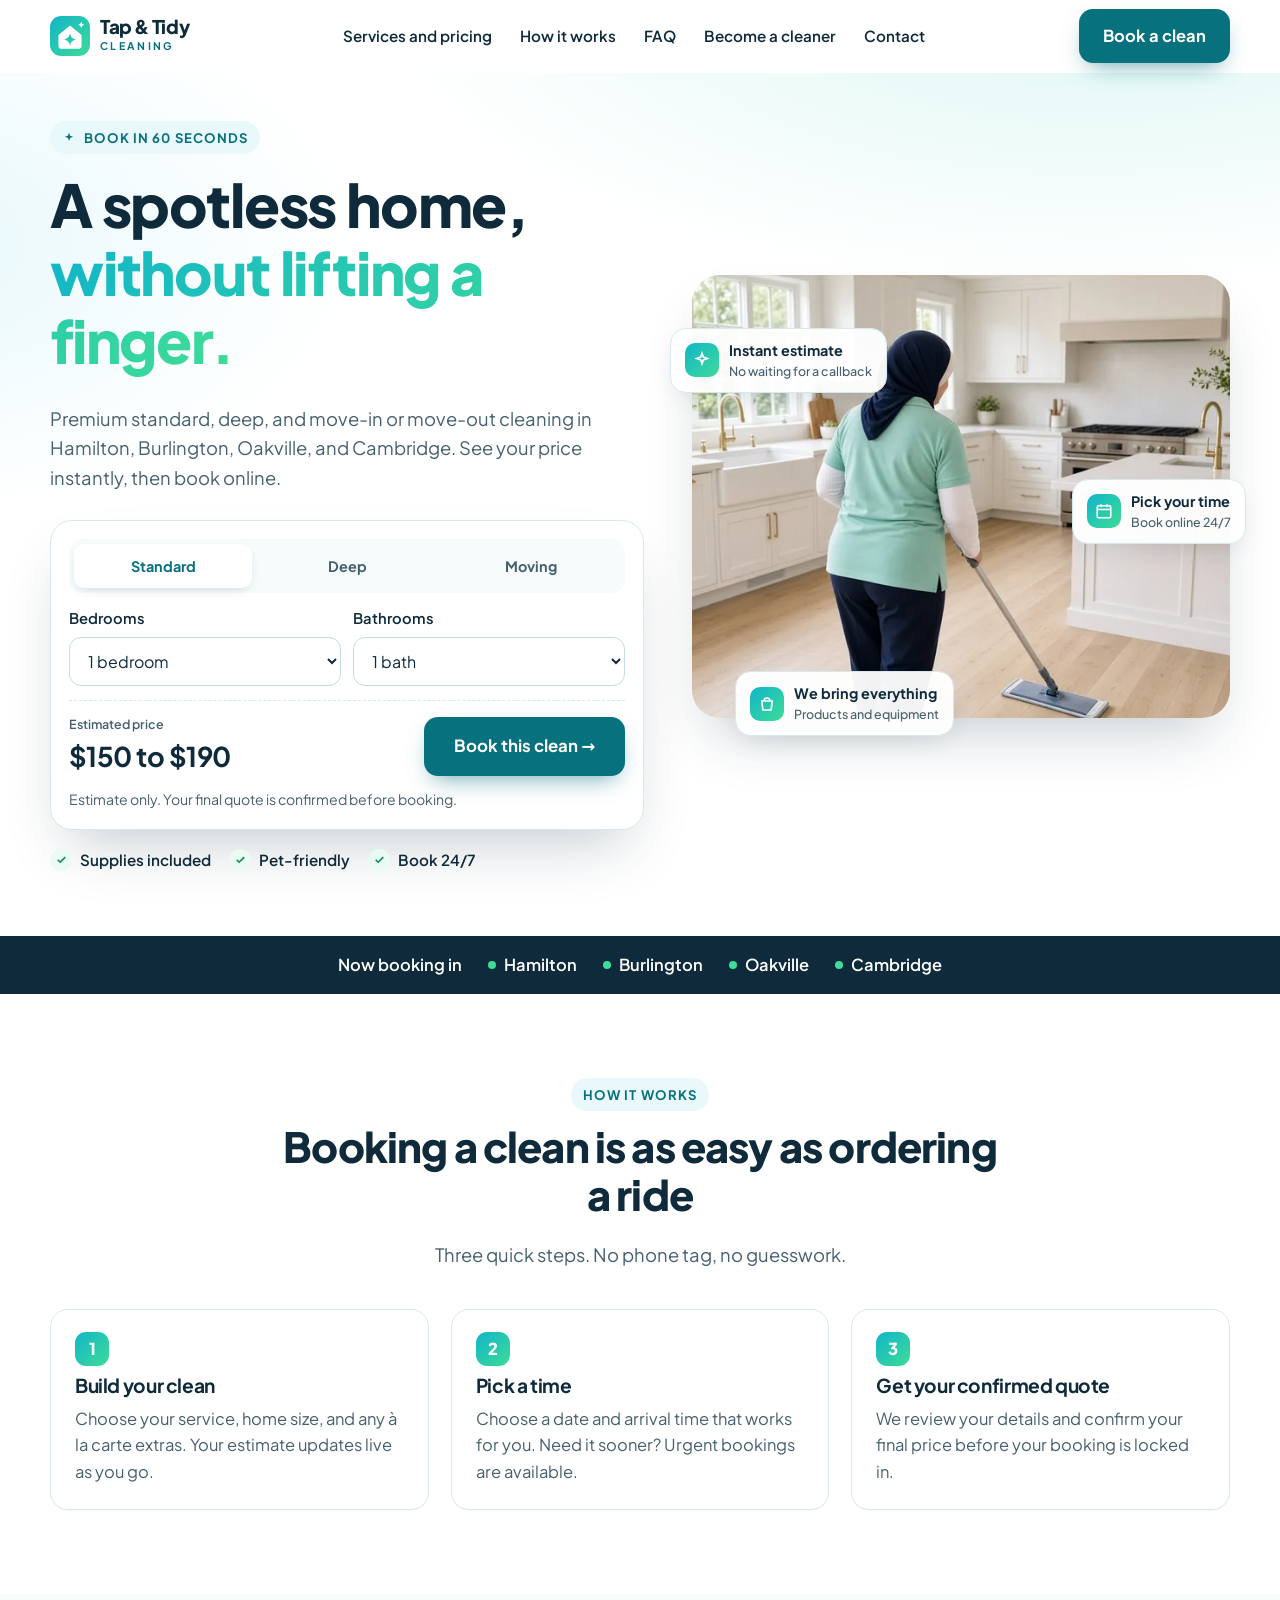
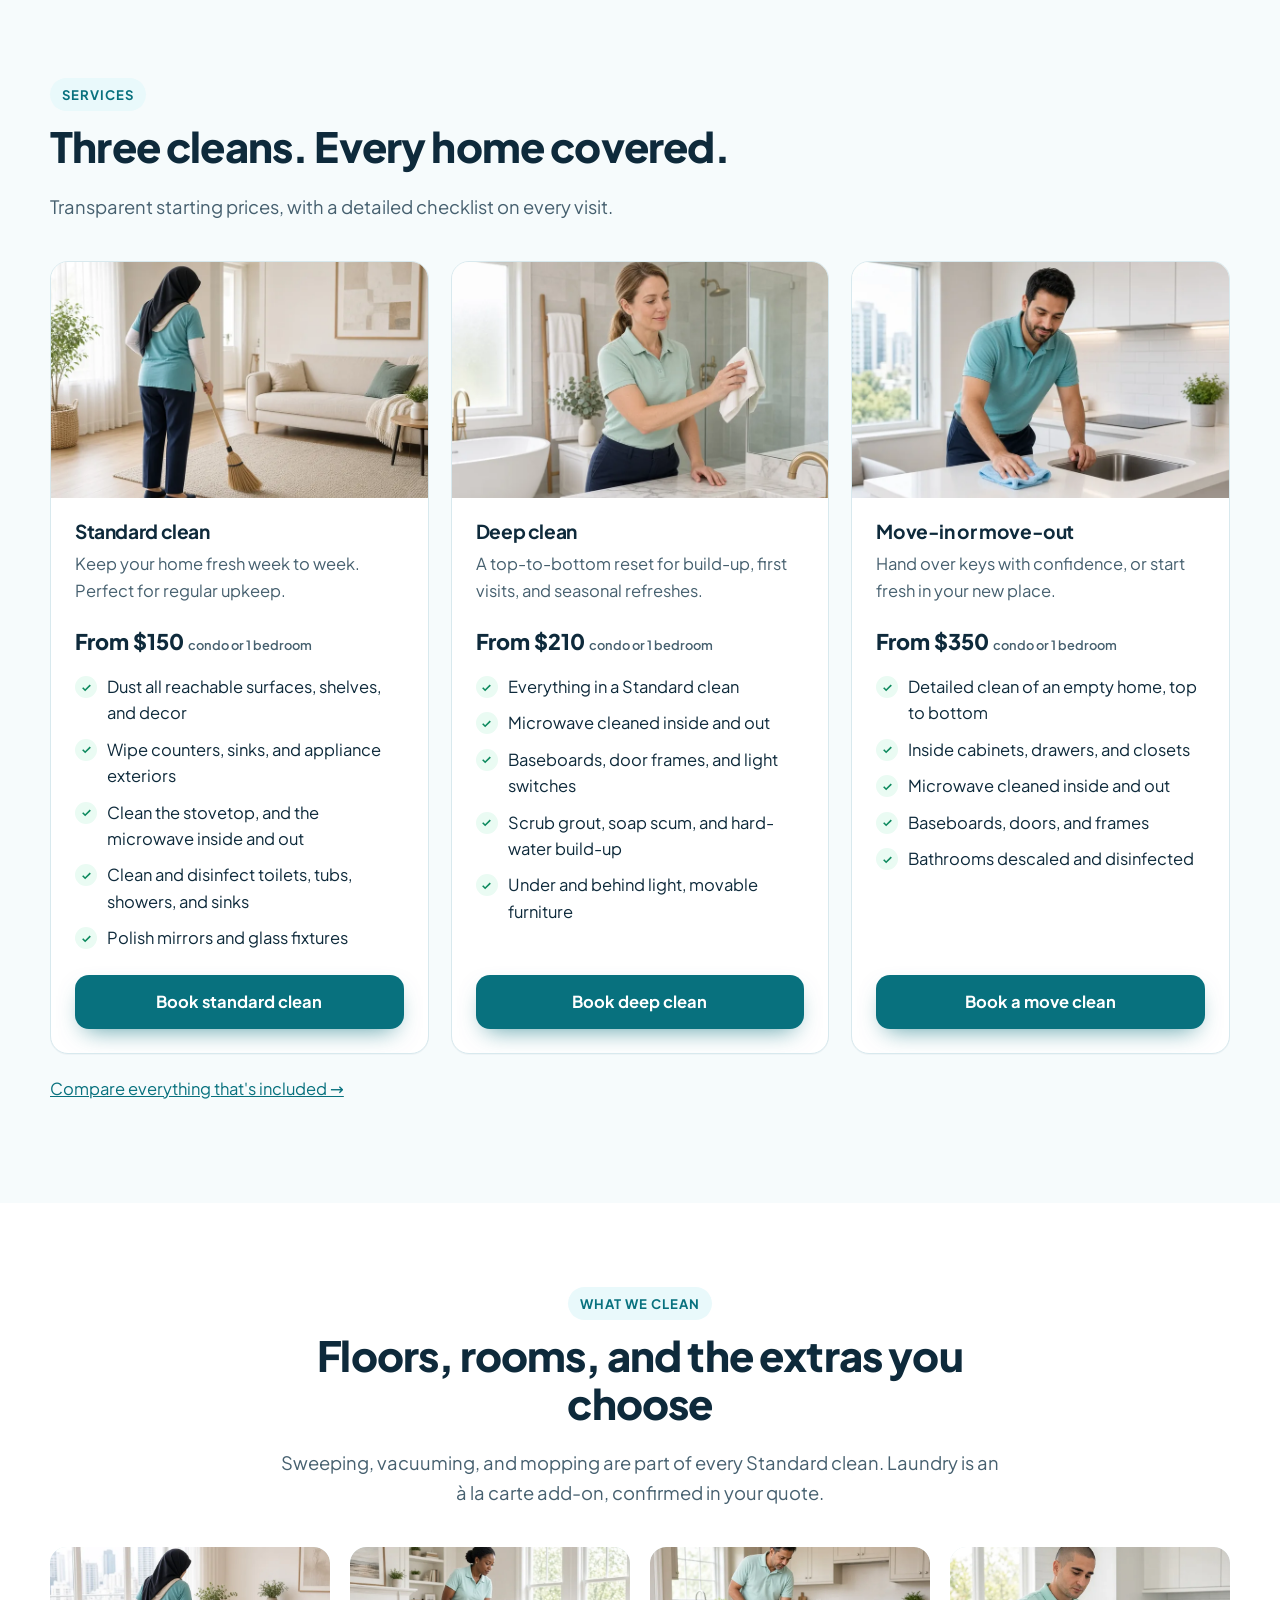
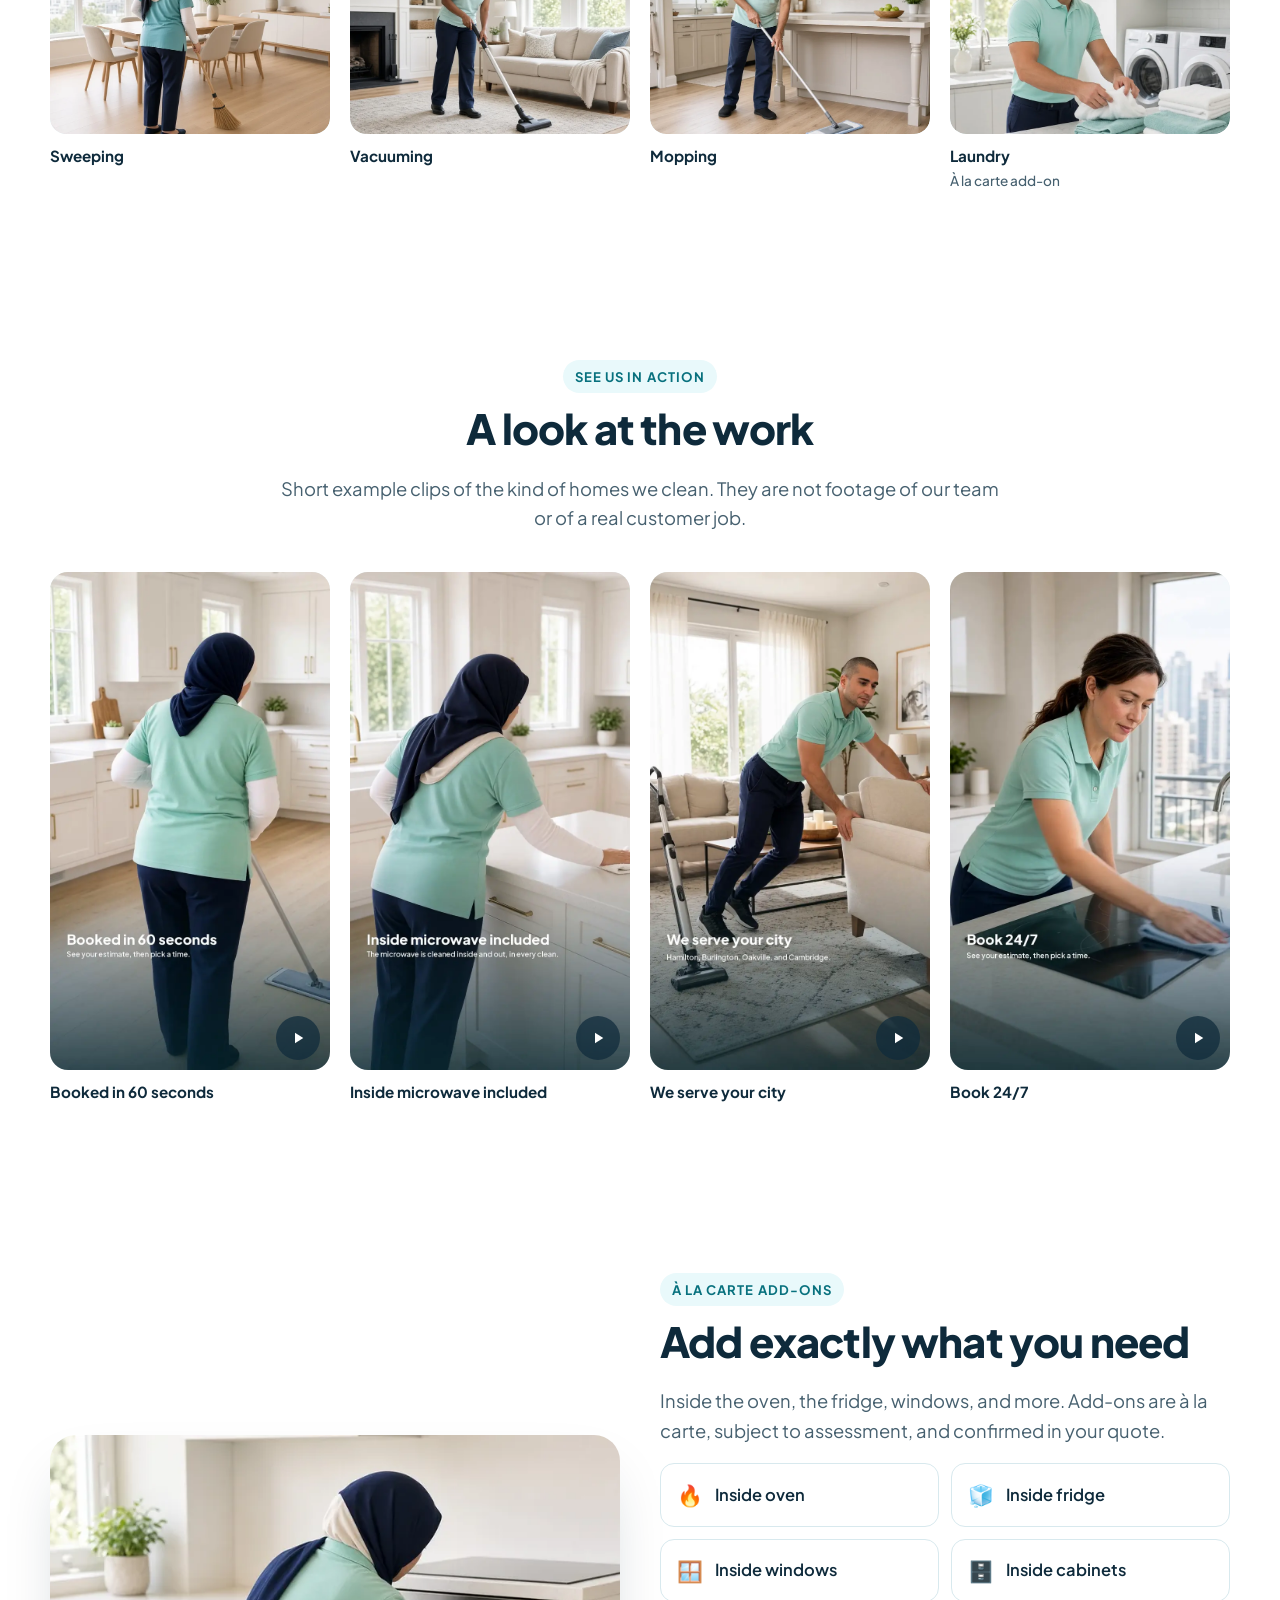
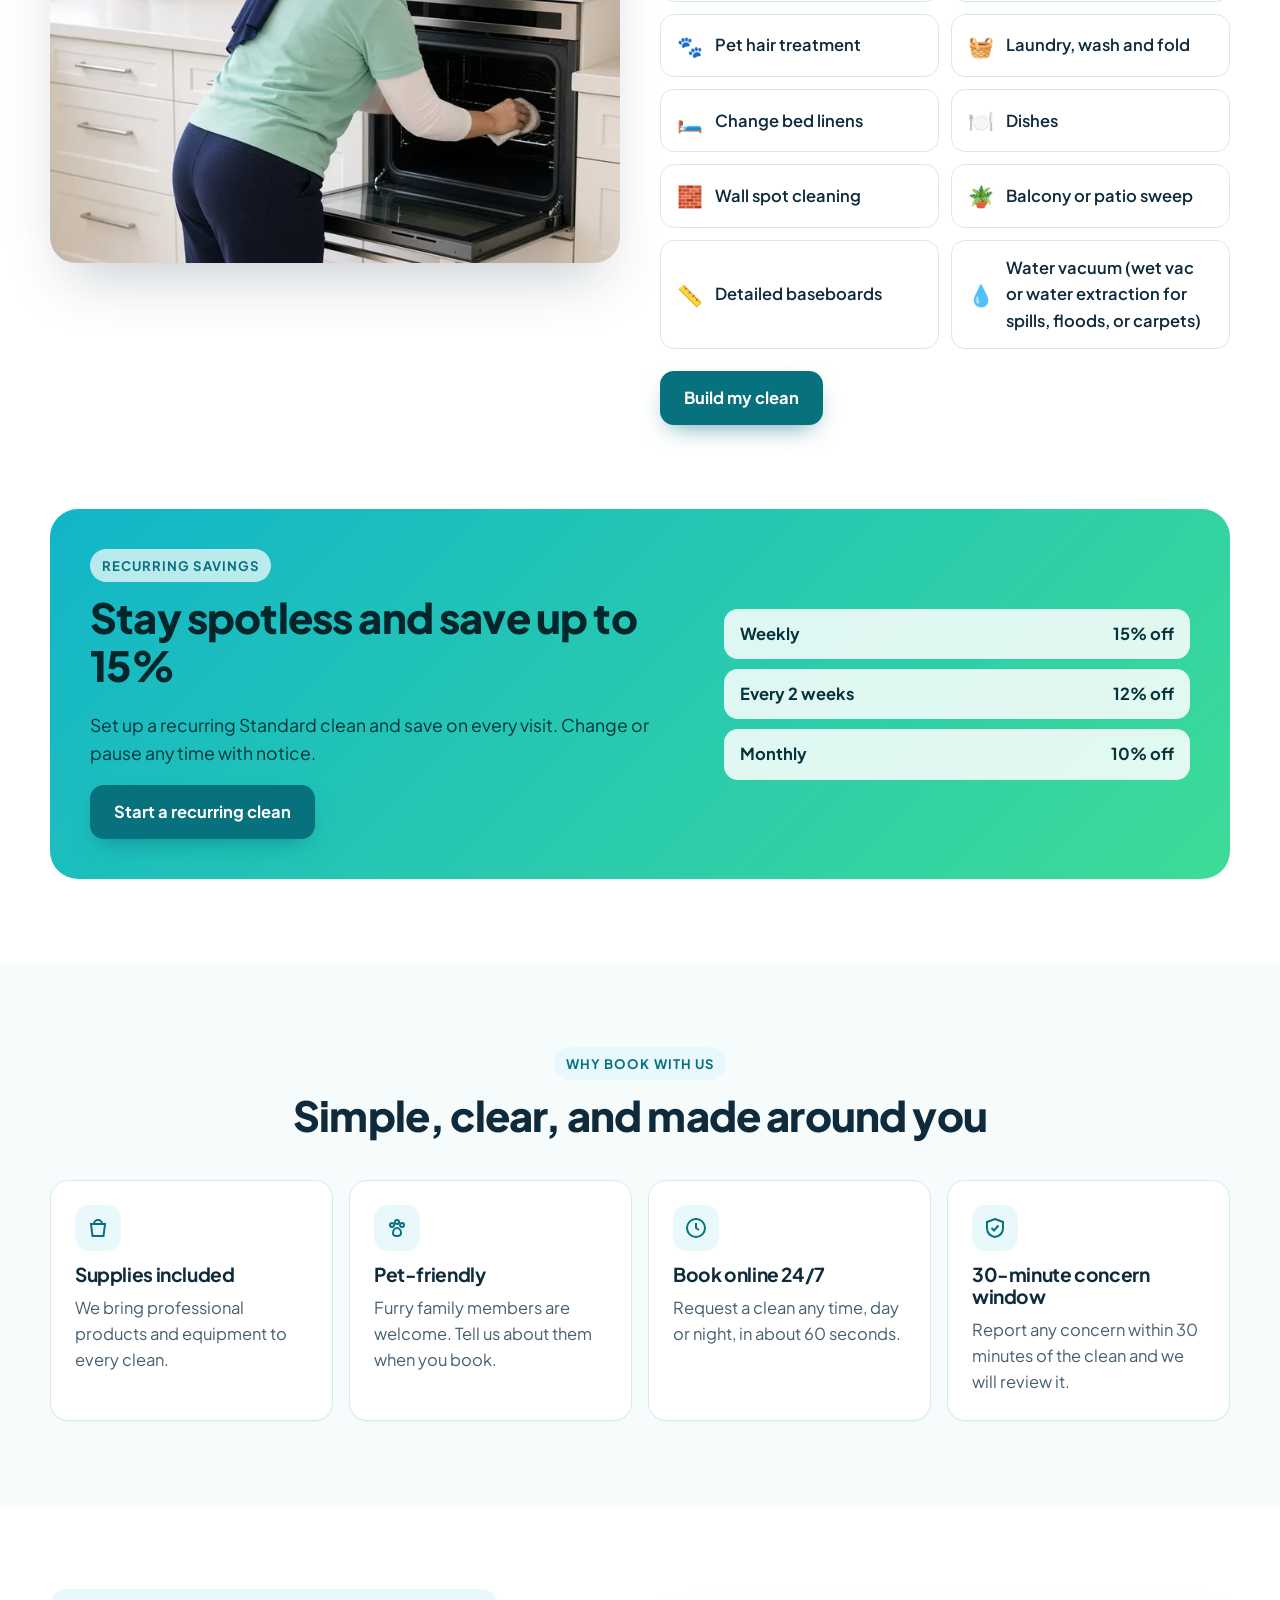
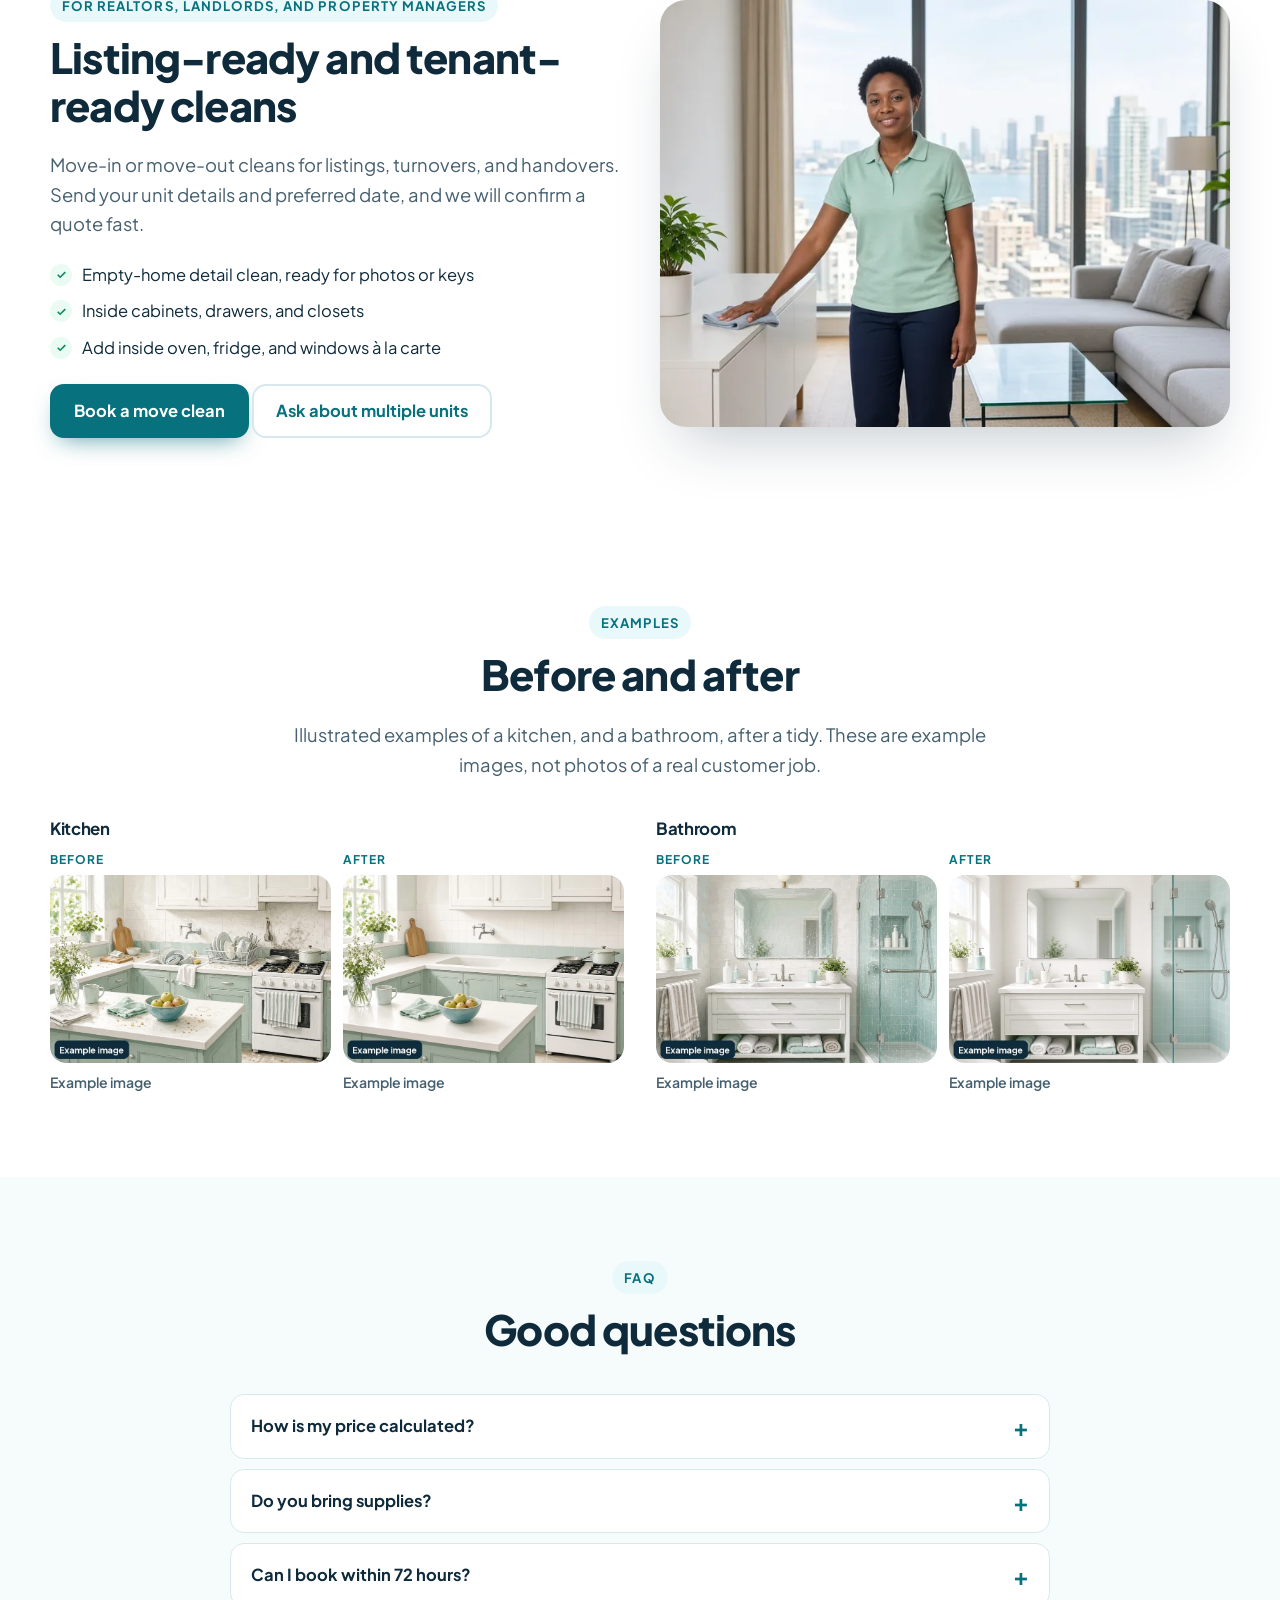
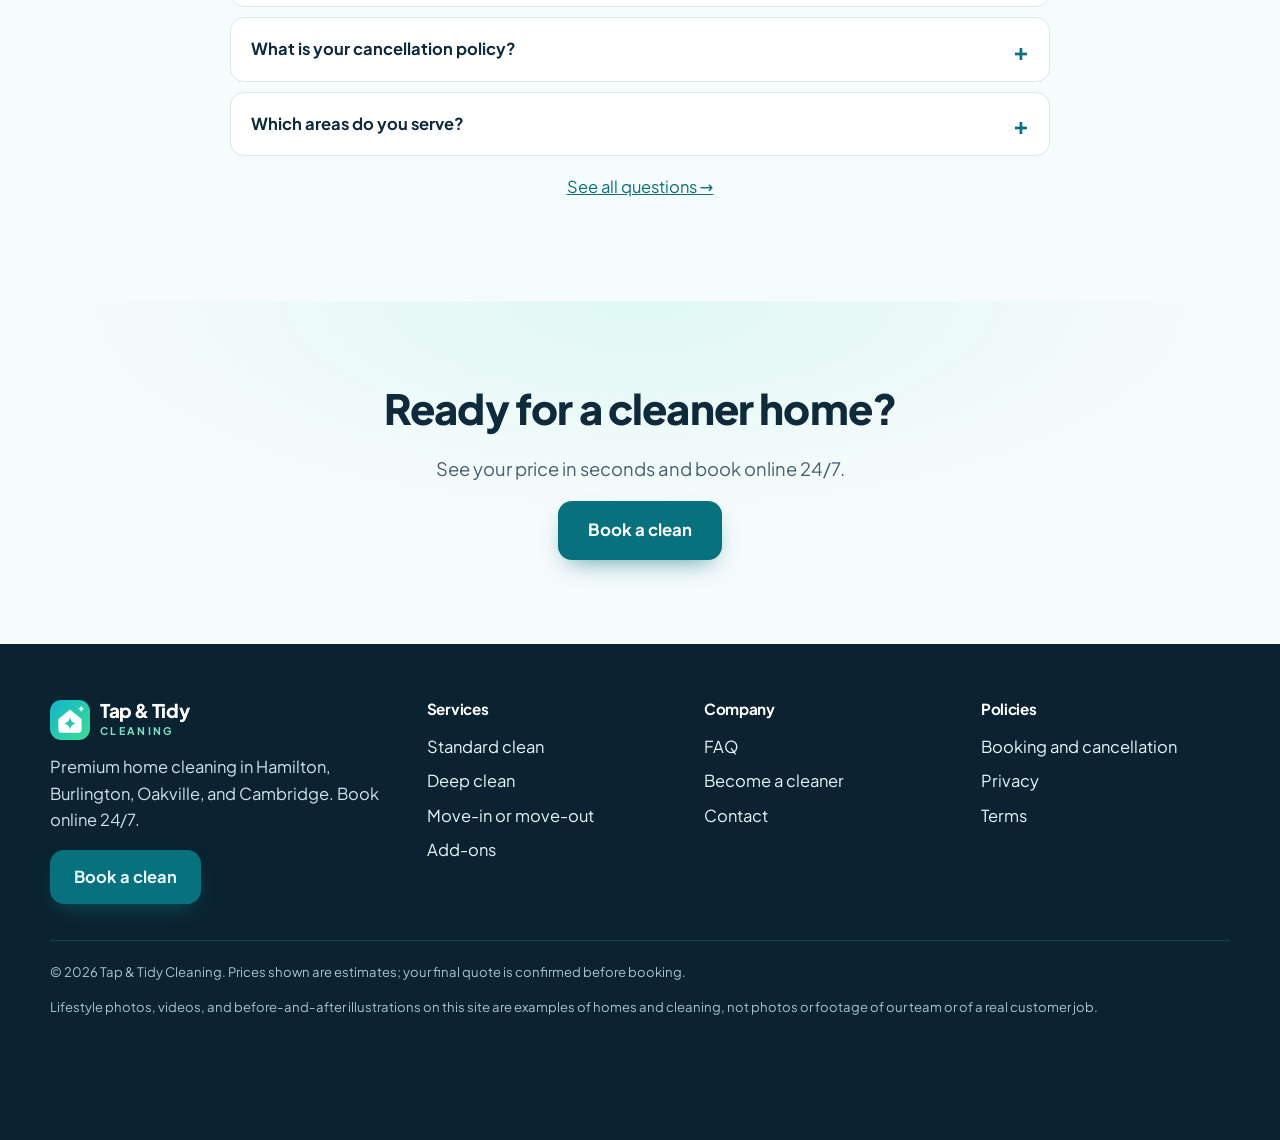
<file: index.html>
<!doctype html>
<html lang="en-CA" class="no-js">
<head>
<meta charset="utf-8">
<meta name="viewport" content="width=device-width, initial-scale=1, viewport-fit=cover">
<meta name="color-scheme" content="light dark">
<meta name="supported-color-schemes" content="light dark">
<meta name="darkreader-lock">
<meta name="theme-color" content="#ffffff">
<title>Tap & Tidy Cleaning | Home cleaning in Hamilton, Burlington, Oakville, and Cambridge</title>
<meta name="description" content="Book a premium home cleaning in 60 seconds. Standard, deep, and move-in or move-out cleaning across Hamilton, Burlington, Oakville, and Cambridge. Instant estimate, supplies included.">
<link rel="canonical" href="https://905audits.github.io/cleaning-site/">
<meta property="og:type" content="website">
<meta property="og:title" content="Tap & Tidy Cleaning | Home cleaning in Hamilton, Burlington, Oakville, and Cambridge">
<meta property="og:description" content="Book a premium home cleaning in 60 seconds. Standard, deep, and move-in or move-out cleaning across Hamilton, Burlington, Oakville, and Cambridge. Instant estimate, supplies included.">
<meta property="og:image" content="https://905audits.github.io/cleaning-site/assets/img/og-1200x630.png">
<meta name="twitter:card" content="summary_large_image">
<link rel="icon" href="favicon.svg" type="image/svg+xml">
<link rel="icon" href="assets/img/favicon-32.png" sizes="32x32" type="image/png">
<link rel="apple-touch-icon" href="assets/img/apple-touch-icon.png">
<link rel="preload" href="assets/fonts/jakarta-latin.woff2" as="font" type="font/woff2" crossorigin>
<link rel="stylesheet" href="assets/css/style.css?v=11">
<script type="application/ld+json">{"@context": "https://schema.org", "@type": "HouseCleaningService", "name": "Tap & Tidy Cleaning", "url": "https://905audits.github.io/cleaning-site/", "image": "https://905audits.github.io/cleaning-site/assets/img/og-1200x630.png", "areaServed": ["Hamilton, ON", "Burlington, ON", "Oakville, ON", "Cambridge, ON"]}</script>
</head>
<body>
<a class="skip" href="#main">Skip to content</a>
<header class="site-header">
 <nav class="container nav" aria-label="Main">
  <a class="brand" href="index.html" aria-label="Tap &amp; Tidy Cleaning, home"><img src="assets/img/mark.svg" alt="" width="40" height="40"><span><b>Tap &amp; Tidy</b><small>CLEANING</small></span></a>
  <ul class="nav-links" id="nav-links"><li><a href="services.html">Services and pricing</a></li><li><a href="index.html#how">How it works</a></li><li><a href="faq.html">FAQ</a></li><li><a href="cleaners.html">Become a cleaner</a></li><li><a href="contact.html">Contact</a></li></ul>
  <div class="nav-cta">
   <a class="btn btn-primary btn-book-top" href="book.html">Book a clean</a>
   <button class="menu-btn" aria-controls="nav-links" aria-expanded="false" aria-label="Menu"><span></span><span></span><span></span></button>
  </div>
 </nav>
</header>

<main id="main">
<section class="hero">
 <div class="bubbles" aria-hidden="true"></div>
 <div class="container hero-grid">
  <div>
   <span class="eyebrow"><svg width=14 height=14 fill=currentColor viewBox="0 0 24 24"><path d="M12 3l1.8 5.2L19 10l-5.2 1.8L12 17l-1.8-5.2L5 10l5.2-1.8z"/></svg> Book in 60 seconds</span>
   <h1 style="margin-top:16px">A spotless home, <span class="hl">without lifting a finger.</span></h1>
   <p class="lead">Premium standard, deep, and move-in or move-out cleaning in Hamilton, Burlington, Oakville, and Cambridge. See your price instantly, then book online.</p>
   <div class="qq" id="qq" role="group" aria-labelledby="qq-title">
    <h2 id="qq-title" class="sr-only">Instant price estimate</h2>
    <div class="qq-tabs" role="group" aria-label="Service">
     <button type="button" data-s="standard" aria-pressed="true">Standard</button><button type="button" data-s="deep" aria-pressed="false">Deep</button><button type="button" data-s="move" aria-pressed="false">Moving</button>
    </div>
    <div class="qq-row">
     <div class="field" style="margin:0"><label for="qq-bed">Bedrooms</label><select id="qq-bed"><option value="0">Studio</option><option value="1" selected>1 bedroom</option><option value="2">2 bedrooms</option><option value="3">3 bedrooms</option><option value="4">4 bedrooms</option><option value="5">5+ bedrooms</option></select></div>
     <div class="field" style="margin:0"><label for="qq-bath">Bathrooms</label><select id="qq-bath"><option value="1">1 bath</option><option value="1.5">1.5 bath</option><option value="2">2 bath</option><option value="2.5">2.5 bath</option><option value="3">3 bath</option><option value="3.5">3.5 bath</option><option value="4">4 bath</option></select></div>
    </div>
    <div class="qq-out">
     <div class="qq-price" aria-live="polite"><small>Estimated price</small><b>$150 to $190</b></div>
     <a class="btn btn-primary btn-lg" id="qq-go" href="book.html">Book this clean →</a>
    </div>
    <p class="small muted" style="margin:10px 0 0">Estimate only. Your final quote is confirmed before booking.</p>
   </div>
   <ul class="hero-points"><li><span class="tick" aria-hidden="true"><svg viewBox="0 0 24 24"><path d="M5 12.5l4.5 4.5L19 7.5"/></svg></span>Supplies included</li><li><span class="tick" aria-hidden="true"><svg viewBox="0 0 24 24"><path d="M5 12.5l4.5 4.5L19 7.5"/></svg></span>Pet-friendly</li><li><span class="tick" aria-hidden="true"><svg viewBox="0 0 24 24"><path d="M5 12.5l4.5 4.5L19 7.5"/></svg></span>Book 24/7</li></ul>
  </div>
  <div class="hero-media">
   <div class="hero-photo"><picture><source type="image/webp" srcset="assets/img/hero-hijab-mop-kitchen-800.webp 800w, assets/img/hero-hijab-mop-kitchen-1600.webp 1600w" sizes="(max-width:960px) 100vw, 45vw"><img src="assets/img/hero-hijab-mop-kitchen-800.jpg" srcset="assets/img/hero-hijab-mop-kitchen-800.jpg 800w, assets/img/hero-hijab-mop-kitchen-1600.jpg 1600w" sizes="(max-width:960px) 100vw, 45vw" alt="A professional cleaner, seen from behind in a mint uniform and a navy hijab, mopping the floor of a bright kitchen" width="1600" height="1067" decoding="async" fetchpriority="high"></picture></div>
   <div class="chip chip-1"><span class="ic"><svg viewBox="0 0 24 24"><path d="M12 3l1.8 5.2L19 10l-5.2 1.8L12 17l-1.8-5.2L5 10l5.2-1.8z"/></svg></span><span>Instant estimate<small>No waiting for a callback</small></span></div>
   <div class="chip chip-2"><span class="ic"><svg viewBox="0 0 24 24"><rect x="3" y="5" width="18" height="16" rx="2"/><path d="M3 10h18M8 3v4M16 3v4"/></svg></span><span>Pick your time<small>Book online 24/7</small></span></div>
   <div class="chip chip-3"><span class="ic"><svg viewBox="0 0 24 24"><path d="M5 8h14l-1.5 12h-11z"/><path d="M8 8a4 4 0 0 1 8 0"/></svg></span><span>We bring everything<small>Products and equipment</small></span></div>
  </div>
 </div>
</section>
<div class="area-strip" role="region" aria-label="Service area"><div class="container"><span>Now booking in</span><span><i class="dot"></i>Hamilton</span><span><i class="dot"></i>Burlington</span><span><i class="dot"></i>Oakville</span><span><i class="dot"></i>Cambridge</span></div></div>
<section id="how">
 <div class="container">
  <div class="section-head center reveal"><span class="eyebrow">How it works</span><h2 style="margin-top:12px">Booking a clean is as easy as ordering a ride</h2><p class="lead">Three quick steps. No phone tag, no guesswork.</p></div>
  <div class="grid-3 steps">
   <div class="card step-card reveal"><h3>Build your clean</h3><p class="muted" style="margin:0">Choose your service, home size, and any à la carte extras. Your estimate updates live as you go.</p></div>
   <div class="card step-card reveal"><h3>Pick a time</h3><p class="muted" style="margin:0">Choose a date and arrival time that works for you. Need it sooner? Urgent bookings are available.</p></div>
   <div class="card step-card reveal"><h3>Get your confirmed quote</h3><p class="muted" style="margin:0">We review your details and confirm your final price before your booking is locked in.</p></div>
  </div>
 </div>
</section>
<section class="bg-soft" id="services">
 <div class="container">
  <div class="section-head reveal"><span class="eyebrow">Services</span><h2 style="margin-top:12px">Three cleans. Every home covered.</h2><p class="lead">Transparent starting prices, with a detailed checklist on every visit.</p></div>
  <div class="grid-3"><article class="card svc reveal" id="c-standard"><div class="svc-img"><picture><source type="image/webp" srcset="assets/img/hero-hijab-sweep-living-800.webp 800w, assets/img/hero-hijab-sweep-living-1600.webp 1600w" sizes="(max-width:640px) 100vw, 33vw"><img src="assets/img/hero-hijab-sweep-living-800.jpg" srcset="assets/img/hero-hijab-sweep-living-800.jpg 800w, assets/img/hero-hijab-sweep-living-1600.jpg 1600w" sizes="(max-width:640px) 100vw, 33vw" alt="A professional cleaner, seen from behind in an aqua uniform and a black hijab, sweeping a bright living room" width="1600" height="1067" decoding="async" loading="lazy"></picture></div>
<div class="svc-body"><h3>Standard clean</h3><p class="muted">Keep your home fresh week to week. Perfect for regular upkeep.</p><div class="svc-price">From $150 <small>condo or 1 bedroom</small></div><ul class="list"><li><span class="tick" aria-hidden="true"><svg viewBox="0 0 24 24"><path d="M5 12.5l4.5 4.5L19 7.5"/></svg></span><span>Dust all reachable surfaces, shelves, and decor</span></li><li><span class="tick" aria-hidden="true"><svg viewBox="0 0 24 24"><path d="M5 12.5l4.5 4.5L19 7.5"/></svg></span><span>Wipe counters, sinks, and appliance exteriors</span></li><li><span class="tick" aria-hidden="true"><svg viewBox="0 0 24 24"><path d="M5 12.5l4.5 4.5L19 7.5"/></svg></span><span>Clean the stovetop, and the microwave inside and out</span></li><li><span class="tick" aria-hidden="true"><svg viewBox="0 0 24 24"><path d="M5 12.5l4.5 4.5L19 7.5"/></svg></span><span>Clean and disinfect toilets, tubs, showers, and sinks</span></li><li><span class="tick" aria-hidden="true"><svg viewBox="0 0 24 24"><path d="M5 12.5l4.5 4.5L19 7.5"/></svg></span><span>Polish mirrors and glass fixtures</span></li></ul>
<a class="btn btn-primary btn-block" href="book.html?service=standard">Book standard clean</a></div></article><article class="card svc reveal" id="c-deep"><div class="svc-img"><picture><source type="image/webp" srcset="assets/img/hero-umc-bath-800.webp 800w, assets/img/hero-umc-bath-1600.webp 1600w" sizes="(max-width:640px) 100vw, 33vw"><img src="assets/img/hero-umc-bath-800.jpg" srcset="assets/img/hero-umc-bath-800.jpg 800w, assets/img/hero-umc-bath-1600.jpg 1600w" sizes="(max-width:640px) 100vw, 33vw" alt="A professional cleaner in a mint uniform polishing a marble vanity in a bright primary bathroom" width="1600" height="1067" decoding="async" loading="lazy"></picture></div>
<div class="svc-body"><h3>Deep clean</h3><p class="muted">A top-to-bottom reset for build-up, first visits, and seasonal refreshes.</p><div class="svc-price">From $210 <small>condo or 1 bedroom</small></div><ul class="list"><li><span class="tick" aria-hidden="true"><svg viewBox="0 0 24 24"><path d="M5 12.5l4.5 4.5L19 7.5"/></svg></span><span>Everything in a Standard clean</span></li><li><span class="tick" aria-hidden="true"><svg viewBox="0 0 24 24"><path d="M5 12.5l4.5 4.5L19 7.5"/></svg></span><span>Microwave cleaned inside and out</span></li><li><span class="tick" aria-hidden="true"><svg viewBox="0 0 24 24"><path d="M5 12.5l4.5 4.5L19 7.5"/></svg></span><span>Baseboards, door frames, and light switches</span></li><li><span class="tick" aria-hidden="true"><svg viewBox="0 0 24 24"><path d="M5 12.5l4.5 4.5L19 7.5"/></svg></span><span>Scrub grout, soap scum, and hard-water build-up</span></li><li><span class="tick" aria-hidden="true"><svg viewBox="0 0 24 24"><path d="M5 12.5l4.5 4.5L19 7.5"/></svg></span><span>Under and behind light, movable furniture</span></li></ul>
<a class="btn btn-primary btn-block" href="book.html?service=deep">Book deep clean</a></div></article><article class="card svc reveal" id="c-move"><div class="svc-img"><picture><source type="image/webp" srcset="assets/img/hero-condo-kitchen-800.webp 800w, assets/img/hero-condo-kitchen-1600.webp 1600w" sizes="(max-width:640px) 100vw, 33vw"><img src="assets/img/hero-condo-kitchen-800.jpg" srcset="assets/img/hero-condo-kitchen-800.jpg 800w, assets/img/hero-condo-kitchen-1600.jpg 1600w" sizes="(max-width:640px) 100vw, 33vw" alt="A professional cleaner in an aqua uniform wiping a bright, modern condo kitchen" width="1600" height="1067" decoding="async" loading="lazy"></picture></div>
<div class="svc-body"><h3>Move-in or move-out</h3><p class="muted">Hand over keys with confidence, or start fresh in your new place.</p><div class="svc-price">From $350 <small>condo or 1 bedroom</small></div><ul class="list"><li><span class="tick" aria-hidden="true"><svg viewBox="0 0 24 24"><path d="M5 12.5l4.5 4.5L19 7.5"/></svg></span><span>Detailed clean of an empty home, top to bottom</span></li><li><span class="tick" aria-hidden="true"><svg viewBox="0 0 24 24"><path d="M5 12.5l4.5 4.5L19 7.5"/></svg></span><span>Inside cabinets, drawers, and closets</span></li><li><span class="tick" aria-hidden="true"><svg viewBox="0 0 24 24"><path d="M5 12.5l4.5 4.5L19 7.5"/></svg></span><span>Microwave cleaned inside and out</span></li><li><span class="tick" aria-hidden="true"><svg viewBox="0 0 24 24"><path d="M5 12.5l4.5 4.5L19 7.5"/></svg></span><span>Baseboards, doors, and frames</span></li><li><span class="tick" aria-hidden="true"><svg viewBox="0 0 24 24"><path d="M5 12.5l4.5 4.5L19 7.5"/></svg></span><span>Bathrooms descaled and disinfected</span></li></ul>
<a class="btn btn-primary btn-block" href="book.html?service=move">Book a move clean</a></div></article></div>
  <p style="margin-top:22px"><a href="services.html">Compare everything that's included →</a></p>
 </div>
</section>
<section id="work">
 <div class="container">
  <div class="section-head center reveal"><span class="eyebrow">What we clean</span><h2 style="margin-top:12px">Floors, rooms, and the extras you choose</h2>
  <p class="lead" style="margin:0 auto">Sweeping, vacuuming, and mopping are part of every Standard clean. Laundry is an à la carte add-on, confirmed in your quote.</p></div>
  <div class="task-grid">
   <figure class="task-fig reveal"><picture><source type="image/webp" srcset="assets/img/task-sweep-800.webp 800w, assets/img/task-sweep-1600.webp 1600w" sizes="(max-width:700px) 50vw, 25vw"><img src="assets/img/task-sweep-800.jpg" srcset="assets/img/task-sweep-800.jpg 800w, assets/img/task-sweep-1600.jpg 1600w" sizes="(max-width:700px) 50vw, 25vw" alt="A professional cleaner, seen from behind in an aqua uniform and a navy hijab, sweeping a bright condo dining room" width="1600" height="1067" decoding="async" loading="lazy"></picture><figcaption>Sweeping</figcaption></figure>
   <figure class="task-fig reveal"><picture><source type="image/webp" srcset="assets/img/task-vacuum-800.webp 800w, assets/img/task-vacuum-1600.webp 1600w" sizes="(max-width:700px) 50vw, 25vw"><img src="assets/img/task-vacuum-800.jpg" srcset="assets/img/task-vacuum-800.jpg 800w, assets/img/task-vacuum-1600.jpg 1600w" sizes="(max-width:700px) 50vw, 25vw" alt="A professional cleaner in a mint uniform vacuuming a rug in a bright living room" width="1600" height="1067" decoding="async" loading="lazy"></picture><figcaption>Vacuuming</figcaption></figure>
   <figure class="task-fig reveal"><picture><source type="image/webp" srcset="assets/img/task-mop-800.webp 800w, assets/img/task-mop-1600.webp 1600w" sizes="(max-width:700px) 50vw, 25vw"><img src="assets/img/task-mop-800.jpg" srcset="assets/img/task-mop-800.jpg 800w, assets/img/task-mop-1600.jpg 1600w" sizes="(max-width:700px) 50vw, 25vw" alt="A professional cleaner in a mint uniform mopping the floor of a bright kitchen" width="1600" height="1067" decoding="async" loading="lazy"></picture><figcaption>Mopping</figcaption></figure>
   <figure class="task-fig reveal"><picture><source type="image/webp" srcset="assets/img/task-laundry-800.webp 800w, assets/img/task-laundry-1600.webp 1600w" sizes="(max-width:700px) 50vw, 25vw"><img src="assets/img/task-laundry-800.jpg" srcset="assets/img/task-laundry-800.jpg 800w, assets/img/task-laundry-1600.jpg 1600w" sizes="(max-width:700px) 50vw, 25vw" alt="A professional cleaner in a mint uniform folding fresh towels in a bright laundry room" width="1600" height="1067" decoding="async" loading="lazy"></picture><figcaption>Laundry<span>À la carte add-on</span></figcaption></figure>
  </div>
 </div>
</section>
<section id="action">
 <div class="container">
  <div class="section-head center reveal"><span class="eyebrow">See us in action</span><h2 style="margin-top:12px">A look at the work</h2>
  <p class="lead" style="margin:0 auto">Short example clips of the kind of homes we clean. They are not footage of our team or of a real customer job.</p></div>
  <div class="action-grid">
   <figure class="action-card reveal">
    <div class="action-media">
     <img class="action-poster" src="assets/img/action-booked-60s.webp" alt="" width="720" height="1280" decoding="async" aria-hidden="true">
     <video class="js-action-video" poster="assets/img/action-booked-60s.webp" preload="none" muted loop playsinline width="720" height="1280" aria-label="Example clip: a professional cleaner, seen from behind, mopping a bright kitchen. Overlay: Booked in 60 seconds.">
      <source src="assets/video/action-booked-60s.mp4" type="video/mp4">
     </video>
     <button type="button" class="action-toggle" aria-label="Pause video">
      <svg class="icon-pause" viewBox="0 0 24 24" aria-hidden="true"><rect x="6" y="5" width="4" height="14" rx="1"></rect><rect x="14" y="5" width="4" height="14" rx="1"></rect></svg>
      <svg class="icon-play" viewBox="0 0 24 24" aria-hidden="true"><path d="M8 5v14l11-7z"></path></svg>
     </button>
    </div>
    <figcaption>Booked in 60 seconds</figcaption>
   </figure>
   <figure class="action-card reveal">
    <div class="action-media">
     <img class="action-poster" src="assets/img/action-microwave.webp" alt="" width="720" height="1280" decoding="async" aria-hidden="true">
     <video class="js-action-video" poster="assets/img/action-microwave.webp" preload="none" muted loop playsinline width="720" height="1280" aria-label="Example clip: a professional cleaner, seen from behind, wiping a kitchen counter. Overlay: the microwave is cleaned inside and out, in every clean.">
      <source src="assets/video/action-microwave.mp4" type="video/mp4">
     </video>
     <button type="button" class="action-toggle" aria-label="Pause video">
      <svg class="icon-pause" viewBox="0 0 24 24" aria-hidden="true"><rect x="6" y="5" width="4" height="14" rx="1"></rect><rect x="14" y="5" width="4" height="14" rx="1"></rect></svg>
      <svg class="icon-play" viewBox="0 0 24 24" aria-hidden="true"><path d="M8 5v14l11-7z"></path></svg>
     </button>
    </div>
    <figcaption>Inside microwave included</figcaption>
   </figure>
   <figure class="action-card reveal">
    <div class="action-media">
     <img class="action-poster" src="assets/img/action-your-city.webp" alt="" width="720" height="1280" decoding="async" aria-hidden="true">
     <video class="js-action-video" poster="assets/img/action-your-city.webp" preload="none" muted loop playsinline width="720" height="1280" aria-label="Example clip: a professional cleaner sliding an armchair to vacuum a living-room rug. Overlay: we serve Hamilton, Burlington, Oakville, and Cambridge.">
      <source src="assets/video/action-your-city.mp4" type="video/mp4">
     </video>
     <button type="button" class="action-toggle" aria-label="Pause video">
      <svg class="icon-pause" viewBox="0 0 24 24" aria-hidden="true"><rect x="6" y="5" width="4" height="14" rx="1"></rect><rect x="14" y="5" width="4" height="14" rx="1"></rect></svg>
      <svg class="icon-play" viewBox="0 0 24 24" aria-hidden="true"><path d="M8 5v14l11-7z"></path></svg>
     </button>
    </div>
    <figcaption>We serve your city</figcaption>
   </figure>
   <figure class="action-card reveal">
    <div class="action-media">
     <img class="action-poster" src="assets/img/action-book-24-7.webp" alt="" width="720" height="1280" decoding="async" aria-hidden="true">
     <video class="js-action-video" poster="assets/img/action-book-24-7.webp" preload="none" muted loop playsinline width="720" height="1280" aria-label="Example clip: a professional cleaner wiping a condo cooktop. Overlay: Book 24/7.">
      <source src="assets/video/action-book-24-7.mp4" type="video/mp4">
     </video>
     <button type="button" class="action-toggle" aria-label="Pause video">
      <svg class="icon-pause" viewBox="0 0 24 24" aria-hidden="true"><rect x="6" y="5" width="4" height="14" rx="1"></rect><rect x="14" y="5" width="4" height="14" rx="1"></rect></svg>
      <svg class="icon-play" viewBox="0 0 24 24" aria-hidden="true"><path d="M8 5v14l11-7z"></path></svg>
     </button>
    </div>
    <figcaption>Book 24/7</figcaption>
   </figure>
  </div>
 </div>
</section>
<section>
 <div class="container grid-2">
  <div class="photo-rounded reveal" style="aspect-ratio:4/3"><picture><source type="image/webp" srcset="assets/img/hero-hijab-oven-800.webp 800w, assets/img/hero-hijab-oven-1600.webp 1600w" sizes="(max-width:960px) 100vw, 50vw"><img src="assets/img/hero-hijab-oven-800.jpg" srcset="assets/img/hero-hijab-oven-800.jpg 800w, assets/img/hero-hijab-oven-1600.jpg 1600w" sizes="(max-width:960px) 100vw, 50vw" alt="A professional cleaner, seen from behind in a mint uniform and a navy hijab, wiping the inside of an open oven. Inside-oven cleaning is an add-on." width="1600" height="1067" decoding="async" loading="lazy"></picture></div>
  <div class="reveal">
   <span class="eyebrow">À la carte add-ons</span><h2 style="margin-top:12px">Add exactly what you need</h2>
   <p class="lead">Inside the oven, the fridge, windows, and more. Add-ons are à la carte, subject to assessment, and confirmed in your quote.</p>
   <div class="addon-grid" style="margin:18px 0 22px"><div class="addon-pill"><span class="em" aria-hidden="true">🔥</span>Inside oven</div><div class="addon-pill"><span class="em" aria-hidden="true">🧊</span>Inside fridge</div><div class="addon-pill"><span class="em" aria-hidden="true">🪟</span>Inside windows</div><div class="addon-pill"><span class="em" aria-hidden="true">🗄️</span>Inside cabinets</div><div class="addon-pill"><span class="em" aria-hidden="true">🐾</span>Pet hair treatment</div><div class="addon-pill"><span class="em" aria-hidden="true">🧺</span>Laundry, wash and fold</div><div class="addon-pill"><span class="em" aria-hidden="true">🛏️</span>Change bed linens</div><div class="addon-pill"><span class="em" aria-hidden="true">🍽️</span>Dishes</div><div class="addon-pill"><span class="em" aria-hidden="true">🧱</span>Wall spot cleaning</div><div class="addon-pill"><span class="em" aria-hidden="true">🪴</span>Balcony or patio sweep</div><div class="addon-pill"><span class="em" aria-hidden="true">📏</span>Detailed baseboards</div><div class="addon-pill"><span class="em" aria-hidden="true">💧</span>Water vacuum (wet vac or water extraction for spills, floods, or carpets)</div></div>
   <a class="btn btn-primary" href="book.html">Build my clean</a>
  </div>
 </div>
</section>
<section style="padding-top:0">
 <div class="container">
  <div class="save-band reveal">
   <div><span class="eyebrow" style="background:rgba(255,255,255,.7)">Recurring savings</span><h2 style="margin-top:12px">Stay spotless and save up to 15%</h2><p style="font-size:1.1rem">Set up a recurring Standard clean and save on every visit. Change or pause any time with notice.</p><a class="btn btn-primary" href="book.html?service=standard">Start a recurring clean</a></div>
   <div class="save-tiers"><div><span>Weekly</span><span>15% off</span></div><div><span>Every 2 weeks</span><span>12% off</span></div><div><span>Monthly</span><span>10% off</span></div></div>
  </div>
 </div>
</section>
<section class="bg-soft">
 <div class="container">
  <div class="section-head center reveal"><span class="eyebrow">Why book with us</span><h2 style="margin-top:12px">Simple, clear, and made around you</h2></div>
  <div class="trust"><div class="card reveal"><div class="ico"><svg viewBox="0 0 24 24"><path d="M5 8h14l-1.5 12h-11z"/><path d="M8 8a4 4 0 0 1 8 0"/></svg></div><h3>Supplies included</h3><p class="muted" style="margin:0">We bring professional products and equipment to every clean.</p></div><div class="card reveal"><div class="ico"><svg viewBox="0 0 24 24"><circle cx="7" cy="9" r="2"/><circle cx="12" cy="6" r="2"/><circle cx="17" cy="9" r="2"/><path d="M8 17c0-3 2-5 4-5s4 2 4 5-2 3-4 3-4 0-4-3z"/></svg></div><h3>Pet-friendly</h3><p class="muted" style="margin:0">Furry family members are welcome. Tell us about them when you book.</p></div><div class="card reveal"><div class="ico"><svg viewBox="0 0 24 24"><circle cx="12" cy="12" r="9"/><path d="M12 7v5l3 2"/></svg></div><h3>Book online 24/7</h3><p class="muted" style="margin:0">Request a clean any time, day or night, in about 60 seconds.</p></div><div class="card reveal"><div class="ico"><svg viewBox="0 0 24 24"><path d="M12 3l8 3v6c0 5-3.5 8-8 9-4.5-1-8-4-8-9V6z"/><path d="M8.5 12l2.5 2.5 4.5-5"/></svg></div><h3>30-minute concern window</h3><p class="muted" style="margin:0">Report any concern within 30 minutes of the clean and we will review it.</p></div></div>
 </div>
</section>
<section>
 <div class="container grid-2">
  <div class="reveal"><span class="eyebrow">For realtors, landlords, and property managers</span><h2 style="margin-top:12px">Listing-ready and tenant-ready cleans</h2>
   <p class="lead">Move-in or move-out cleans for listings, turnovers, and handovers. Send your unit details and preferred date, and we will confirm a quote fast.</p>
   <ul class="list"><li><span class="tick" aria-hidden="true"><svg viewBox="0 0 24 24"><path d="M5 12.5l4.5 4.5L19 7.5"/></svg></span><span>Empty-home detail clean, ready for photos or keys</span></li><li><span class="tick" aria-hidden="true"><svg viewBox="0 0 24 24"><path d="M5 12.5l4.5 4.5L19 7.5"/></svg></span><span>Inside cabinets, drawers, and closets</span></li><li><span class="tick" aria-hidden="true"><svg viewBox="0 0 24 24"><path d="M5 12.5l4.5 4.5L19 7.5"/></svg></span><span>Add inside oven, fridge, and windows à la carte</span></li></ul>
   <a class="btn btn-primary" href="book.html?service=move">Book a move clean</a> <a class="btn btn-ghost" href="contact.html">Ask about multiple units</a></div>
  <div class="photo-rounded reveal" style="aspect-ratio:4/3"><picture><source type="image/webp" srcset="assets/img/hero-condo-living-800.webp 800w, assets/img/hero-condo-living-1600.webp 1600w" sizes="(max-width:960px) 100vw, 50vw"><img src="assets/img/hero-condo-living-800.jpg" srcset="assets/img/hero-condo-living-800.jpg 800w, assets/img/hero-condo-living-1600.jpg 1600w" sizes="(max-width:960px) 100vw, 50vw" alt="A professional cleaner in a mint uniform in a bright condo living room with a city view" width="1600" height="1067" decoding="async" loading="lazy"></picture></div>
 </div>
</section>

<section id="examples">
 <div class="container">
  <div class="section-head center reveal"><span class="eyebrow">Examples</span><h2 style="margin-top:12px">Before and after</h2>
  <p class="lead" style="margin:0 auto">Illustrated examples of a kitchen, and a bathroom, after a tidy. These are example images, not photos of a real customer job.</p></div>
  <div class="ba-grid">
   <div class="ba-pair reveal">
    <h3>Kitchen</h3>
    <div class="ba-cols">
     <figure class="ba-fig"><span class="ba-kicker">Before</span><picture><source type="image/webp" srcset="assets/img/ba-kitchen-before-800.webp 800w, assets/img/ba-kitchen-before-1600.webp 1600w" sizes="(max-width:700px) 50vw, 25vw"><img src="assets/img/ba-kitchen-before-800.jpg" srcset="assets/img/ba-kitchen-before-800.jpg 800w, assets/img/ba-kitchen-before-1600.jpg 1600w" sizes="(max-width:700px) 50vw, 25vw" alt="Illustrated example of a slightly messy kitchen before a clean" width="1600" height="1067" decoding="async" loading="lazy"></picture>
     <figcaption>Example image</figcaption></figure>
     <figure class="ba-fig"><span class="ba-kicker">After</span><picture><source type="image/webp" srcset="assets/img/ba-kitchen-after-800.webp 800w, assets/img/ba-kitchen-after-1600.webp 1600w" sizes="(max-width:700px) 50vw, 25vw"><img src="assets/img/ba-kitchen-after-800.jpg" srcset="assets/img/ba-kitchen-after-800.jpg 800w, assets/img/ba-kitchen-after-1600.jpg 1600w" sizes="(max-width:700px) 50vw, 25vw" alt="Illustrated example of the same kitchen after a tidy" width="1600" height="1067" decoding="async" loading="lazy"></picture>
     <figcaption>Example image</figcaption></figure>
    </div>
   </div>
   <div class="ba-pair reveal">
    <h3>Bathroom</h3>
    <div class="ba-cols">
     <figure class="ba-fig"><span class="ba-kicker">Before</span><picture><source type="image/webp" srcset="assets/img/ba-bath-before-800.webp 800w, assets/img/ba-bath-before-1600.webp 1600w" sizes="(max-width:700px) 50vw, 25vw"><img src="assets/img/ba-bath-before-800.jpg" srcset="assets/img/ba-bath-before-800.jpg 800w, assets/img/ba-bath-before-1600.jpg 1600w" sizes="(max-width:700px) 50vw, 25vw" alt="Illustrated example of a bathroom with water spots before a clean" width="1600" height="1067" decoding="async" loading="lazy"></picture>
     <figcaption>Example image</figcaption></figure>
     <figure class="ba-fig"><span class="ba-kicker">After</span><picture><source type="image/webp" srcset="assets/img/ba-bath-after-800.webp 800w, assets/img/ba-bath-after-1600.webp 1600w" sizes="(max-width:700px) 50vw, 25vw"><img src="assets/img/ba-bath-after-800.jpg" srcset="assets/img/ba-bath-after-800.jpg 800w, assets/img/ba-bath-after-1600.jpg 1600w" sizes="(max-width:700px) 50vw, 25vw" alt="Illustrated example of the same bathroom after a tidy" width="1600" height="1067" decoding="async" loading="lazy"></picture>
     <figcaption>Example image</figcaption></figure>
    </div>
   </div>
  </div>
 </div>
</section>

<section class="bg-soft">
 <div class="container" style="max-width:820px">
  <div class="section-head center reveal"><span class="eyebrow">FAQ</span><h2 style="margin-top:12px">Good questions</h2></div>
  <details class="faq"><summary>How is my price calculated?</summary><div class="a"><p>Your estimate is based on the service, bedrooms, bathrooms, and size of your home. We confirm your final quote before anything is booked, so there are no surprises.</p></div></details><details class="faq"><summary>Do you bring supplies?</summary><div class="a"><p>Yes. We bring professional cleaning products and equipment.</p></div></details><details class="faq"><summary>Can I book within 72 hours?</summary><div class="a"><p>Yes, turn on Urgent when you pick your time. An urgent fee applies and is confirmed in your quote.</p></div></details><details class="faq"><summary>What is your cancellation policy?</summary><div class="a"><p>Cancelling is free 24 or more hours before your booking. Cancelling less than 24 hours before has a $75 fee, and cancelling a prepaid statutory holiday booking has a $100 fee. See our <a href="policies.html">policies</a>.</p></div></details><details class="faq"><summary>Which areas do you serve?</summary><div class="a"><p>Hamilton, Burlington, Oakville, and Cambridge.</p></div></details>
  <p style="text-align:center;margin-top:18px"><a href="faq.html">See all questions →</a></p>
 </div>
</section>
<section class="cta-final">
 <div class="container reveal"><h2>Ready for a cleaner home?</h2><p class="lead">See your price in seconds and book online 24/7.</p><a class="btn btn-primary btn-lg" href="book.html">Book a clean</a></div>
</section>
</main>
<footer class="site-footer">
 <div class="container">
  <div class="foot-grid">
   <div class="foot-brand"><a class="brand" href="index.html" style="color:#fff"><img src="assets/img/mark.svg" alt="" width="40" height="40"><span><b>Tap &amp; Tidy</b><small style="color:#7FE3C4">CLEANING</small></span></a>
    <p style="margin-top:14px">Premium home cleaning in Hamilton, Burlington, Oakville, and Cambridge. Book online 24/7.</p>
    <a class="btn btn-primary" href="book.html">Book a clean</a></div>
   <div><h4>Services</h4><ul><li><a href="services.html#standard">Standard clean</a></li><li><a href="services.html#deep">Deep clean</a></li><li><a href="services.html#move">Move-in or move-out</a></li><li><a href="services.html#addons">Add-ons</a></li></ul></div>
   <div><h4>Company</h4><ul><li><a href="faq.html">FAQ</a></li><li><a href="cleaners.html">Become a cleaner</a></li><li><a href="contact.html">Contact</a></li></ul></div>
   <div><h4>Policies</h4><ul><li><a href="policies.html">Booking and cancellation</a></li><li><a href="privacy.html">Privacy</a></li><li><a href="terms.html">Terms</a></li></ul></div>
  </div>
  <div class="foot-bottom">
   <p>© <span id="yr">2026</span> Tap &amp; Tidy Cleaning. Prices shown are estimates; your final quote is confirmed before booking.</p>
   <p>Lifestyle photos, videos, and before-and-after illustrations on this site are examples of homes and cleaning, not photos or footage of our team or of a real customer job.</p>
  </div>
 </div>
</footer>
<div class="mcta" role="region" aria-label="Quick booking"><a class="btn btn-ghost" href="services.html">See prices</a><a class="btn btn-primary" href="book.html">Book a clean</a></div>
<script src="assets/js/config.js?v=5"></script>
<script src="assets/js/pricing.js?v=5"></script>
<script src="assets/js/main.js?v=6"></script>

<script>document.getElementById("yr").textContent=new Date().getFullYear()</script>
</body>
</html>
</file>
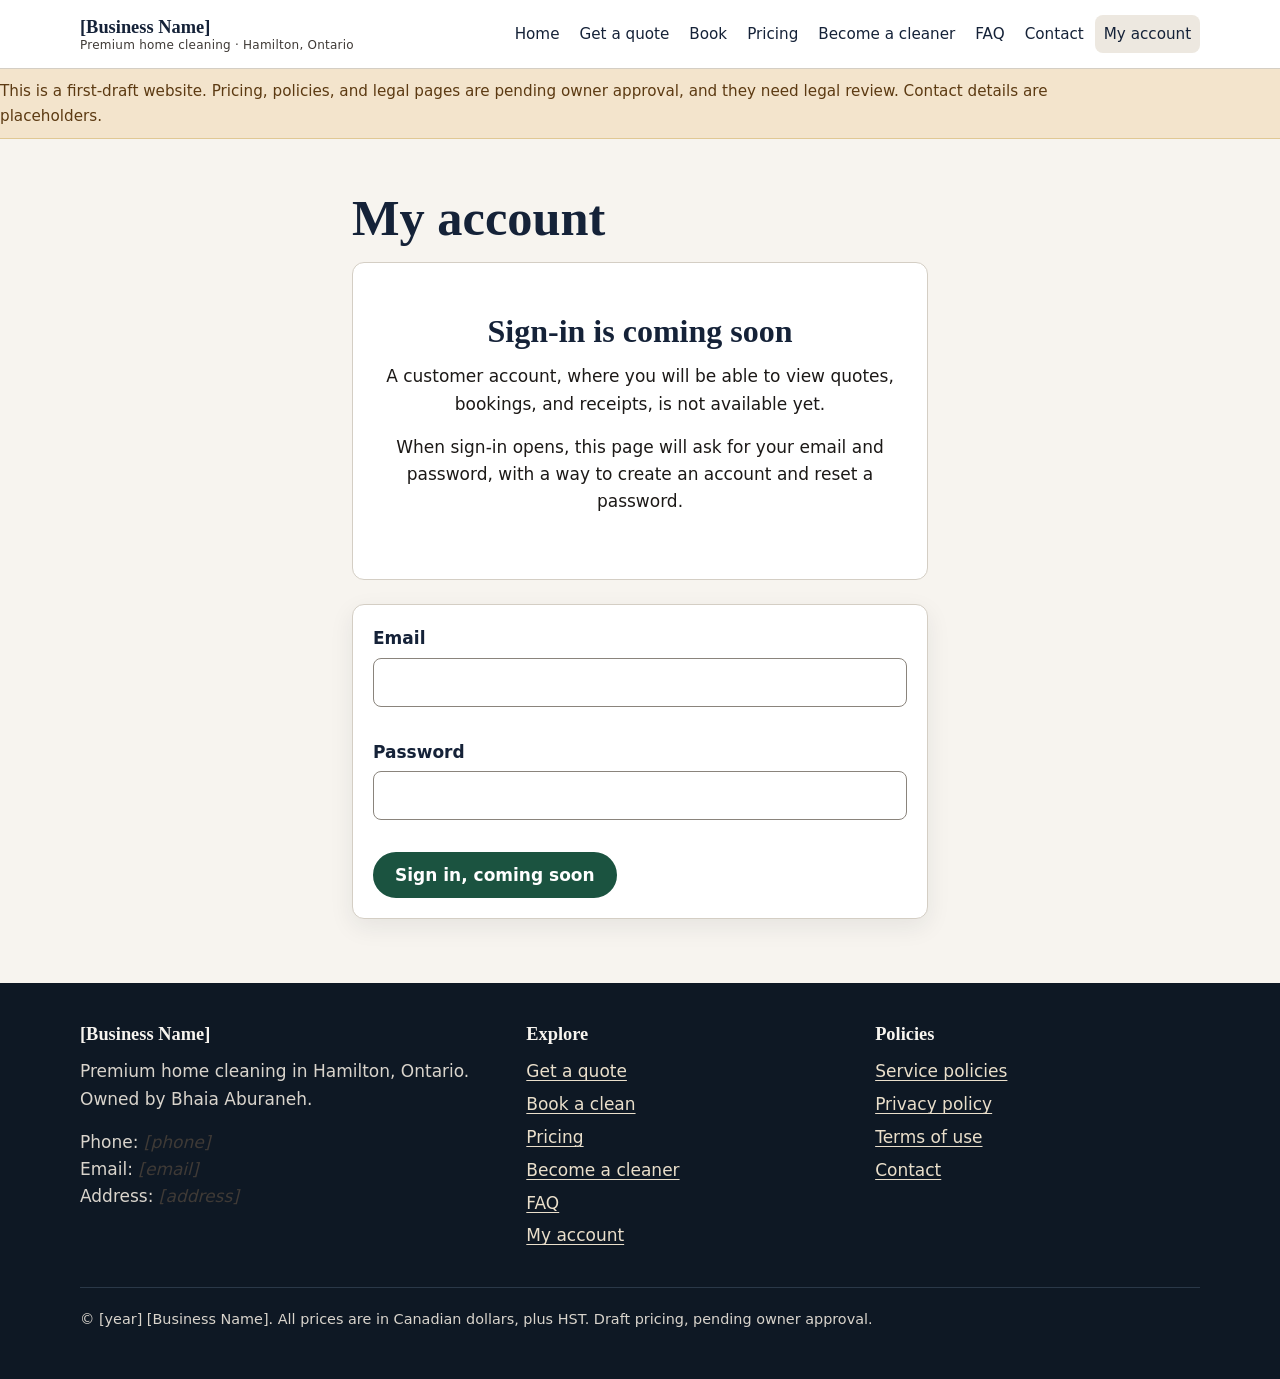
<file: account.html>
<!DOCTYPE html>
<html lang="en">
<head>
  <meta charset="utf-8">
  <meta name="viewport" content="width=device-width, initial-scale=1">
  <title>My account | [Business Name]</title>
  <meta name="description" content="My account for [Business Name] is coming soon.">
  <link rel="stylesheet" href="css/styles.css">
</head>
<body>
  <a class="skip-link" href="#main">Skip to main content</a>
  <header class="site-header">
    <div class="header-inner">
      <a class="logo" href="index.html">[Business Name]
        <span>Premium home cleaning · Hamilton, Ontario</span>
      </a>
      <button type="button" class="nav-toggle" aria-expanded="false" aria-controls="site-nav">Menu</button>
      <nav id="site-nav" aria-label="Primary">
        <ul>
            <li><a href="index.html">Home</a></li>
            <li><a href="quote.html">Get a quote</a></li>
            <li><a href="book.html">Book</a></li>
            <li><a href="pricing.html">Pricing</a></li>
            <li><a href="cleaners.html">Become a cleaner</a></li>
            <li><a href="faq.html">FAQ</a></li>
            <li><a href="contact.html">Contact</a></li>
            <li><a href="account.html" aria-current="page">My account</a></li>
        </ul>
      </nav>
    </div>
  </header>
  <div class="draft-banner">
    <p class="wrap">This is a first-draft website. Pricing, policies, and legal pages are pending owner approval, and they need legal review. Contact details are placeholders.</p>
  </div>
  <main id="main">
    <section class="section">
      <div class="wrap" style="max-width:36rem;">
        <h1>My account</h1>
        <div class="coming-soon">
          <h2>Sign-in is coming soon</h2>
          <p>A customer account, where you will be able to view quotes, bookings, and receipts, is not available yet.</p>
          <p>When sign-in opens, this page will ask for your email and password, with a way to create an account and reset a password.</p>
        </div>
        <form class="form-card" style="margin-top:1.5rem;" action="#" method="post" aria-disabled="true">
          <p>
            <label for="account-email">Email</label>
            <input type="email" id="account-email" name="email" autocomplete="email" disabled>
          </p>
          <p>
            <label for="account-password">Password</label>
            <input type="password" id="account-password" name="password" autocomplete="current-password" disabled>
          </p>
          <button type="button" class="btn" disabled>Sign in, coming soon</button>
        </form>
      </div>
    </section>
  </main>
  <footer class="site-footer">
    <div class="wrap footer-grid">
      <div>
        <h2>[Business Name]</h2>
        <p>Premium home cleaning in Hamilton, Ontario. Owned by Bhaia Aburaneh.</p>
        <p>Phone: <span class="placeholder">[phone]</span><br>
        Email: <span class="placeholder">[email]</span><br>
        Address: <span class="placeholder">[address]</span></p>
      </div>
      <div>
        <h2>Explore</h2>
        <ul>
          <li><a href="quote.html">Get a quote</a></li>
          <li><a href="book.html">Book a clean</a></li>
          <li><a href="pricing.html">Pricing</a></li>
          <li><a href="cleaners.html">Become a cleaner</a></li>
          <li><a href="faq.html">FAQ</a></li>
          <li><a href="account.html">My account</a></li>
        </ul>
      </div>
      <div>
        <h2>Policies</h2>
        <ul>
          <li><a href="policies.html">Service policies</a></li>
          <li><a href="privacy.html">Privacy policy</a></li>
          <li><a href="terms.html">Terms of use</a></li>
          <li><a href="contact.html">Contact</a></li>
        </ul>
      </div>
    </div>
    <div class="wrap copyright">
      <p>&copy; [year] [Business Name]. All prices are in Canadian dollars, plus HST. Draft pricing, pending owner approval.</p>
    </div>
  </footer>
  <script src="js/site.js"></script>
</body>
</html>
</file>
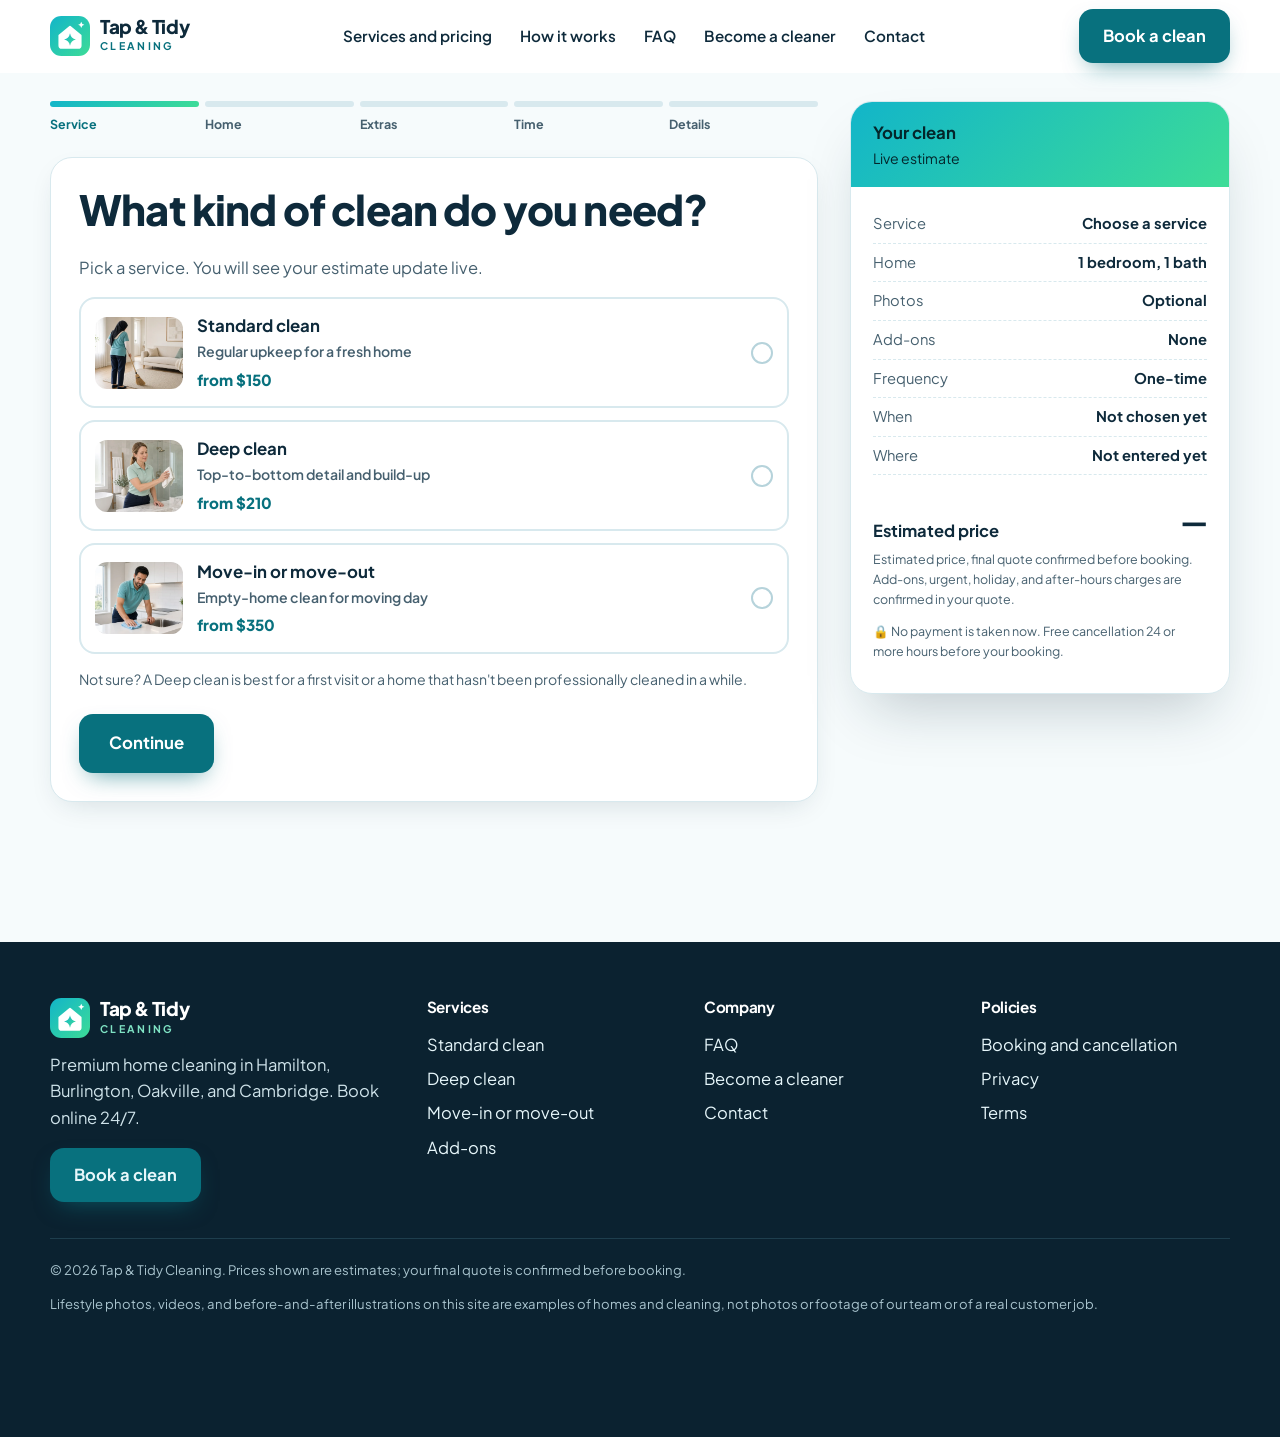
<file: book.html>
<!doctype html>
<html lang="en-CA" class="no-js">
<head>
<meta charset="utf-8">
<meta name="viewport" content="width=device-width, initial-scale=1, viewport-fit=cover">
<meta name="color-scheme" content="light dark">
<meta name="supported-color-schemes" content="light dark">
<meta name="darkreader-lock">
<meta name="theme-color" content="#ffffff">
<title>Book a clean | Tap & Tidy Cleaning</title>
<meta name="description" content="Build your clean, see your estimated price live, and request your booking in about 60 seconds.">
<link rel="canonical" href="https://905audits.github.io/cleaning-site/book.html">
<meta property="og:type" content="website">
<meta property="og:title" content="Book a clean | Tap & Tidy Cleaning">
<meta property="og:description" content="Build your clean, see your estimated price live, and request your booking in about 60 seconds.">
<meta property="og:image" content="https://905audits.github.io/cleaning-site/assets/img/og-1200x630.png">
<meta name="twitter:card" content="summary_large_image">
<link rel="icon" href="favicon.svg" type="image/svg+xml">
<link rel="icon" href="assets/img/favicon-32.png" sizes="32x32" type="image/png">
<link rel="apple-touch-icon" href="assets/img/apple-touch-icon.png">
<link rel="preload" href="assets/fonts/jakarta-latin.woff2" as="font" type="font/woff2" crossorigin>
<link rel="stylesheet" href="assets/css/style.css?v=9">

</head>
<body>
<a class="skip" href="#main">Skip to content</a>
<header class="site-header">
 <nav class="container nav" aria-label="Main">
  <a class="brand" href="index.html" aria-label="Tap &amp; Tidy Cleaning, home"><img src="assets/img/mark.svg" alt="" width="40" height="40"><span><b>Tap &amp; Tidy</b><small>CLEANING</small></span></a>
  <ul class="nav-links" id="nav-links"><li><a href="services.html">Services and pricing</a></li><li><a href="index.html#how">How it works</a></li><li><a href="faq.html">FAQ</a></li><li><a href="cleaners.html">Become a cleaner</a></li><li><a href="contact.html">Contact</a></li></ul>
  <div class="nav-cta">
   <a class="btn btn-primary btn-book-top" href="book.html">Book a clean</a>
   <button class="menu-btn" aria-controls="nav-links" aria-expanded="false" aria-label="Menu"><span></span><span></span><span></span></button>
  </div>
 </nav>
</header>

<main id="main" class="bg-soft">
<div class="container book-wrap">
 <div>
 <div id="flow">
  <ol class="progress" aria-label="Booking progress"><li>Service</li><li>Home</li><li>Extras</li><li>Time</li><li>Details</li></ol>
  <p id="step-status" class="sr-only" aria-live="polite"></p>
  <div class="panel">
   <button type="button" class="backlink" id="m-back">← Back</button>
   <div class="step" data-step="1">
    <h2 tabindex="-1">What kind of clean do you need?</h2><p class="muted">Pick a service. You will see your estimate update live.</p>
    <fieldset style="border:0;padding:0;margin:0"><legend class="sr-only">Service</legend><div class="opt-grid"><label class="opt"><input type="radio" name="service" value="standard"><picture><source type="image/webp" srcset="assets/img/hero-hijab-sweep-living-800.webp"><img src="assets/img/hero-hijab-sweep-living-800.jpg" alt="Standard clean" width="88" height="72"></picture><span class="txt"><b>Standard clean</b><span class="small muted">Regular upkeep for a fresh home</span><span class="from" data-from="standard"></span></span><span class="radio" aria-hidden="true"></span></label><label class="opt"><input type="radio" name="service" value="deep"><picture><source type="image/webp" srcset="assets/img/hero-umc-bath-800.webp"><img src="assets/img/hero-umc-bath-800.jpg" alt="Deep clean" width="88" height="72"></picture><span class="txt"><b>Deep clean</b><span class="small muted">Top-to-bottom detail and build-up</span><span class="from" data-from="deep"></span></span><span class="radio" aria-hidden="true"></span></label><label class="opt"><input type="radio" name="service" value="move"><picture><source type="image/webp" srcset="assets/img/hero-condo-kitchen-800.webp"><img src="assets/img/hero-condo-kitchen-800.jpg" alt="Move-in or move-out clean" width="88" height="72"></picture><span class="txt"><b>Move-in or move-out</b><span class="small muted">Empty-home clean for moving day</span><span class="from" data-from="move"></span></span><span class="radio" aria-hidden="true"></span></label></div></fieldset><p class="err-msg" data-for="service" aria-live="polite"></p>
    <p class="small muted" style="margin-top:14px">Not sure? A Deep clean is best for a first visit or a home that hasn't been professionally cleaned in a while.</p>
   </div>
   <div class="step" data-step="2">
    <h2 tabindex="-1">Tell us about your home</h2>
    <fieldset style="border:0;padding:0;margin:0 0 16px"><legend style="font-weight:600;font-size:.92rem;margin-bottom:8px">Bedrooms</legend><div class="chips"><label><input type="radio" name="bed" value="0"><span>Studio</span></label><label><input type="radio" name="bed" value="1"><span>1</span></label><label><input type="radio" name="bed" value="2"><span>2</span></label><label><input type="radio" name="bed" value="3"><span>3</span></label><label><input type="radio" name="bed" value="4"><span>4</span></label><label><input type="radio" name="bed" value="5"><span>5+</span></label></div></fieldset>
    <div class="two">
     <div class="field"><span id="bath-l" style="font-weight:600;font-size:.92rem">Bathrooms</span><div class="stepper" role="group" aria-labelledby="bath-l"><button type="button" data-d="-0.5" aria-label="Fewer bathrooms">−</button><output id="bath-out" aria-live="polite">1 bathroom</output><button type="button" data-d="0.5" aria-label="More bathrooms">+</button></div></div>
     <div class="field"><label for="sqft">Total square feet <small>(optional)</small></label><input id="sqft" type="number" inputmode="numeric" min="200" max="15000" step="50" placeholder="e.g. 1200"><p class="err-msg" data-for="sqft" aria-live="polite"></p></div>
    </div>
    <div class="two">
     <div class="field"><label for="htype">Home type</label><select id="htype"><option value="">Choose one</option><option>Condo or apartment</option><option>Townhouse</option><option>Detached or semi-detached house</option></select></div>
     <fieldset class="field" style="border:0;padding:0;margin:0 0 14px"><legend style="font-weight:600;font-size:.92rem;margin-bottom:6px">Pets at home?</legend><div class="chips"><label><input type="radio" name="pets" value="No pets"><span>No pets</span></label><label><input type="radio" name="pets" value="Pets at home"><span>🐾 Yes</span></label></div></fieldset>
    </div>
    <div class="field"><span style="font-weight:600;font-size:.92rem">Photos <small>(optional, helps us confirm your quote)</small></span>
     <div class="drop" id="drop" role="button" tabindex="0" aria-describedby="photo-help"><b>📷 Add photos</b><br><span class="small muted" id="photo-help">Up to 8 photos of the rooms that need the most attention. You can skip this.</span></div>
     <input type="file" id="photos" accept="image/*" multiple hidden>
     <div class="thumbs" id="thumbs"></div><span class="small muted" id="photo-count" aria-live="polite"></span>
    </div>
   </div>
   <div class="step" data-step="3">
    <h2 tabindex="-1">Choose your extras</h2>
    <p class="note">✚ Add-ons are à la carte, subject to assessment. We confirm them in your quote.</p>
    <fieldset style="border:0;padding:0;margin:16px 0"><legend class="sr-only">Add-ons</legend><div class="addons"><label class="addon"><input type="checkbox" name="addon" value="Inside oven"><span class="em" aria-hidden="true">🔥</span>Inside oven</label><label class="addon"><input type="checkbox" name="addon" value="Inside fridge"><span class="em" aria-hidden="true">🧊</span>Inside fridge</label><label class="addon"><input type="checkbox" name="addon" value="Inside windows"><span class="em" aria-hidden="true">🪟</span>Inside windows</label><label class="addon"><input type="checkbox" name="addon" value="Inside cabinets"><span class="em" aria-hidden="true">🗄️</span>Inside cabinets</label><label class="addon"><input type="checkbox" name="addon" value="Pet hair treatment"><span class="em" aria-hidden="true">🐾</span>Pet hair treatment</label><label class="addon"><input type="checkbox" name="addon" value="Laundry, wash and fold"><span class="em" aria-hidden="true">🧺</span>Laundry, wash and fold</label><label class="addon"><input type="checkbox" name="addon" value="Change bed linens"><span class="em" aria-hidden="true">🛏️</span>Change bed linens</label><label class="addon"><input type="checkbox" name="addon" value="Dishes"><span class="em" aria-hidden="true">🍽️</span>Dishes</label><label class="addon"><input type="checkbox" name="addon" value="Wall spot cleaning"><span class="em" aria-hidden="true">🧱</span>Wall spot cleaning</label><label class="addon"><input type="checkbox" name="addon" value="Balcony or patio sweep"><span class="em" aria-hidden="true">🪴</span>Balcony or patio sweep</label><label class="addon"><input type="checkbox" name="addon" value="Detailed baseboards"><span class="em" aria-hidden="true">📏</span>Detailed baseboards</label><label class="addon"><input type="checkbox" name="addon" value="Water vacuum (wet vac or water extraction for spills, floods, or carpets)"><span class="em" aria-hidden="true">💧</span>Water vacuum (wet vac or water extraction for spills, floods, or carpets)</label></div></fieldset>
    <div id="freq-wrap"><h3>How often?</h3><fieldset style="border:0;padding:0;margin:0"><legend class="sr-only">Frequency</legend><div class="freq"><label class="opt"><input type="radio" name="freq" value="once"><b>One-time</b><small class=muted style=color:var(--muted)>Standard price</small></label><label class="opt"><input type="radio" name="freq" value="weekly"><b>Weekly</b><small>15% off</small></label><label class="opt"><input type="radio" name="freq" value="biweekly"><b>Every 2 weeks</b><small>12% off</small></label><label class="opt"><input type="radio" name="freq" value="monthly"><b>Monthly</b><small>10% off</small></label></div></fieldset></div>
    <p id="freq-na" class="small muted" hidden>Deep and move cleans are one-time. Recurring savings apply to Standard cleans.</p>
    <div class="field" style="margin-top:16px"><label for="notes">Anything we should know? <small>(optional)</small></label><textarea id="notes" placeholder="Problem areas, parking, allergies, and so on"></textarea></div>
   </div>
   <div class="step" data-step="4">
    <h2 tabindex="-1">Pick your date and arrival time</h2>
    <div class="toggle"><div><b>⚡ Urgent booking</b><br><span class="small">Need a clean within 72 hours? Urgent fee applies, confirmed in your quote.</span></div><label class="switch"><input type="checkbox" id="urgent" aria-label="Urgent booking within 72 hours"><span></span></label></div>
    <div class="cal-head"><button type="button" id="cal-prev" aria-label="Previous month">‹</button><b id="cal-label" aria-live="polite"></b><button type="button" id="cal-next" aria-label="Next month">›</button></div>
    <div class="cal" id="cal"></div>
    <div class="legend"><span><i style="background:repeating-linear-gradient(135deg,#F6F9FA 0 3px,#E3EAED 3px 6px)"></i>Within 72 hours (Urgent only)</span><span><i style="background:#E08A00;border-radius:50%"></i>Holiday, prepayment required</span></div>
    <h3>Arrival time</h3><div class="slots" id="slots"></div><p class="err-msg" data-for="date" aria-live="polite"></p>
    <div id="time-notes" style="display:grid;gap:8px;margin-top:14px"></div>
    <p class="small muted">Times reflect our current availability and are confirmed with your quote.</p>
   </div>
   <div class="step" data-step="5">
    <h2 tabindex="-1">Where and who?</h2>
    <div class="field"><label for="street">Street address</label><input id="street" type="text" autocomplete="address-line1"><p class="err-msg" data-for="street" aria-live="polite"></p></div>
    <div class="three">
     <div class="field"><label for="unit">Unit <small>(optional)</small></label><input id="unit" type="text" autocomplete="address-line2"></div>
     <div class="field"><label for="city">City</label><select id="city" autocomplete="address-level2"><option value="">Choose</option><option>Hamilton</option><option>Burlington</option><option>Oakville</option><option>Cambridge</option><option value="Other">Other</option></select><p class="err-msg" data-for="city" aria-live="polite"></p></div>
     <div class="field"><label for="postal">Postal code</label><input id="postal" type="text" autocomplete="postal-code" maxlength="7" placeholder="L8P 4R5"><p class="err-msg" data-for="postal" aria-live="polite"></p></div>
    </div>
    <p id="area" class="area-ok" aria-live="polite"></p>
    <div class="field"><label for="access">How will we get in?</label><select id="access"><option value="">Choose one</option><option>I'll be home</option><option>Key or lockbox</option><option>Concierge or building access</option><option>I'll share details later</option></select></div>
    <div class="field"><label for="name">Full name</label><input id="name" type="text" autocomplete="name"><p class="err-msg" data-for="name" aria-live="polite"></p></div>
    <div class="two">
     <div class="field"><label for="email">Email</label><input id="email" type="email" autocomplete="email"><p class="err-msg" data-for="email" aria-live="polite"></p></div>
     <div class="field"><label for="phone">Mobile phone</label><input id="phone" type="tel" autocomplete="tel" placeholder="905-555-0123"><p class="err-msg" data-for="phone" aria-live="polite"></p></div>
    </div>
    <div class="field"><label for="pref">Send my quote by</label><select id="pref"><option>Text</option><option>Email</option><option>Phone call</option></select></div>
    <label class="check" style="margin:8px 0 12px"><input type="checkbox" id="agree"><span>I agree to the <a href="policies.html" target="_blank">booking and cancellation policy</a>, <a href="terms.html" target="_blank">terms</a>, and <a href="privacy.html" target="_blank">privacy policy</a>. I understand my price is an estimate until my quote is confirmed.</span></label><p class="err-msg" data-for="agree" aria-live="polite"></p>
    <label class="check"><input type="checkbox" id="casl"><span>Optional: send me cleaning tips and special offers by email or text. I can unsubscribe at any time.</span></label>
   </div>
   <div class="step-nav"><button type="button" class="btn btn-ghost" id="back">← Back</button><button type="button" class="btn btn-primary btn-lg" id="next">Continue</button></div>
  </div>
 </div>
 <div id="confirm" class="panel confirm" hidden>
  <div class="big-tick" aria-hidden="true"><svg viewBox="0 0 24 24"><path d="M5 12.5l4.5 4.5L19 7.5"/></svg></div>
  <h1 tabindex="-1">Your booking request is in</h1>
  <p>Reference <span class="ref" id="c-ref"></span></p>
  <p class="lead" id="c-sum"></p>
  <div id="c-live" hidden><p>We'll review your details and send your confirmed quote. Your booking is locked in once you approve it.</p></div>
  <div id="c-preview" class="note warn" style="text-align:left;margin:16px 0" hidden><span><b>Preview mode:</b> online booking opens soon. Your request was saved on this device only and was not sent. Please keep your reference number.</span></div>
  <p id="c-hol" class="note warn" style="text-align:left" hidden>🎉 Holiday booking: prepayment is required to hold your time, and a holiday premium applies.</p>
  <h3 style="margin-top:22px">What happens next</h3>
  <ol style="text-align:left;max-width:520px;margin:0 auto 22px"><li>We review your home details, photos, and extras.</li><li>You receive your confirmed quote by your chosen method.</li><li>Approve it, and your clean is booked.</li></ol>
  <a class="btn btn-primary" href="index.html">Back to home</a>
 </div>
 </div>
 <aside class="summary" id="summary" aria-label="Order summary">
  <div class="sum-card">
   <div class="sum-top"><b>Your clean</b><div class="small">Live estimate</div></div>
   <div class="sum-body">
    <div class="sum-line"><span>Service</span><span id="sum-service"></span></div>
    <div class="sum-line"><span>Home</span><span id="sum-home"></span></div>
    <div class="sum-line"><span>Photos</span><span id="sum-photos"></span></div>
    <div class="sum-line"><span>Add-ons</span><span id="sum-addons"></span></div>
    <div class="sum-line"><span>Frequency</span><span id="sum-freq"></span></div>
    <div class="sum-line"><span>When</span><span id="sum-when"></span></div>
    <div class="sum-line"><span>Where</span><span id="sum-where"></span></div>
    <ul class="sum-flags" id="sum-flags"></ul>
    <div class="sum-total"><span><b>Estimated price</b></span><span class="amt" id="sum-amt" aria-live="polite"></span></div>
    <p class="small" id="sum-save" style="color:#0B6B49;font-weight:700;margin:6px 0 0" hidden></p>
    <p class="sum-fine">Estimated price, final quote confirmed before booking. Add-ons, urgent, holiday, and after-hours charges are confirmed in your quote.</p>
    <p class="sum-fine">🔒 No payment is taken now. Free cancellation 24 or more hours before your booking.</p>
   </div>
  </div>
 </aside>
</div>
<div class="mbar"><button type="button" class="est" id="m-est" aria-expanded="false" aria-controls="summary"><small>Estimated price ▴</small><b id="m-amt">—</b></button><button type="button" class="btn btn-primary" id="m-next">Continue</button></div>
</main><footer class="site-footer">
 <div class="container">
  <div class="foot-grid">
   <div class="foot-brand"><a class="brand" href="index.html" style="color:#fff"><img src="assets/img/mark.svg" alt="" width="40" height="40"><span><b>Tap &amp; Tidy</b><small style="color:#7FE3C4">CLEANING</small></span></a>
    <p style="margin-top:14px">Premium home cleaning in Hamilton, Burlington, Oakville, and Cambridge. Book online 24/7.</p>
    <a class="btn btn-primary" href="book.html">Book a clean</a></div>
   <div><h4>Services</h4><ul><li><a href="services.html#standard">Standard clean</a></li><li><a href="services.html#deep">Deep clean</a></li><li><a href="services.html#move">Move-in or move-out</a></li><li><a href="services.html#addons">Add-ons</a></li></ul></div>
   <div><h4>Company</h4><ul><li><a href="faq.html">FAQ</a></li><li><a href="cleaners.html">Become a cleaner</a></li><li><a href="contact.html">Contact</a></li></ul></div>
   <div><h4>Policies</h4><ul><li><a href="policies.html">Booking and cancellation</a></li><li><a href="privacy.html">Privacy</a></li><li><a href="terms.html">Terms</a></li></ul></div>
  </div>
  <div class="foot-bottom">
   <p>© <span id="yr">2026</span> Tap &amp; Tidy Cleaning. Prices shown are estimates; your final quote is confirmed before booking.</p>
   <p>Lifestyle photos, videos, and before-and-after illustrations on this site are examples of homes and cleaning, not photos or footage of our team or of a real customer job.</p>
  </div>
 </div>
</footer>

<script src="assets/js/config.js?v=5"></script>
<script src="assets/js/pricing.js?v=5"></script>
<script src="assets/js/main.js?v=6"></script>
<script src="assets/js/book.js?v=5"></script>
<script>document.getElementById("yr").textContent=new Date().getFullYear()</script>
</body>
</html>
</file>
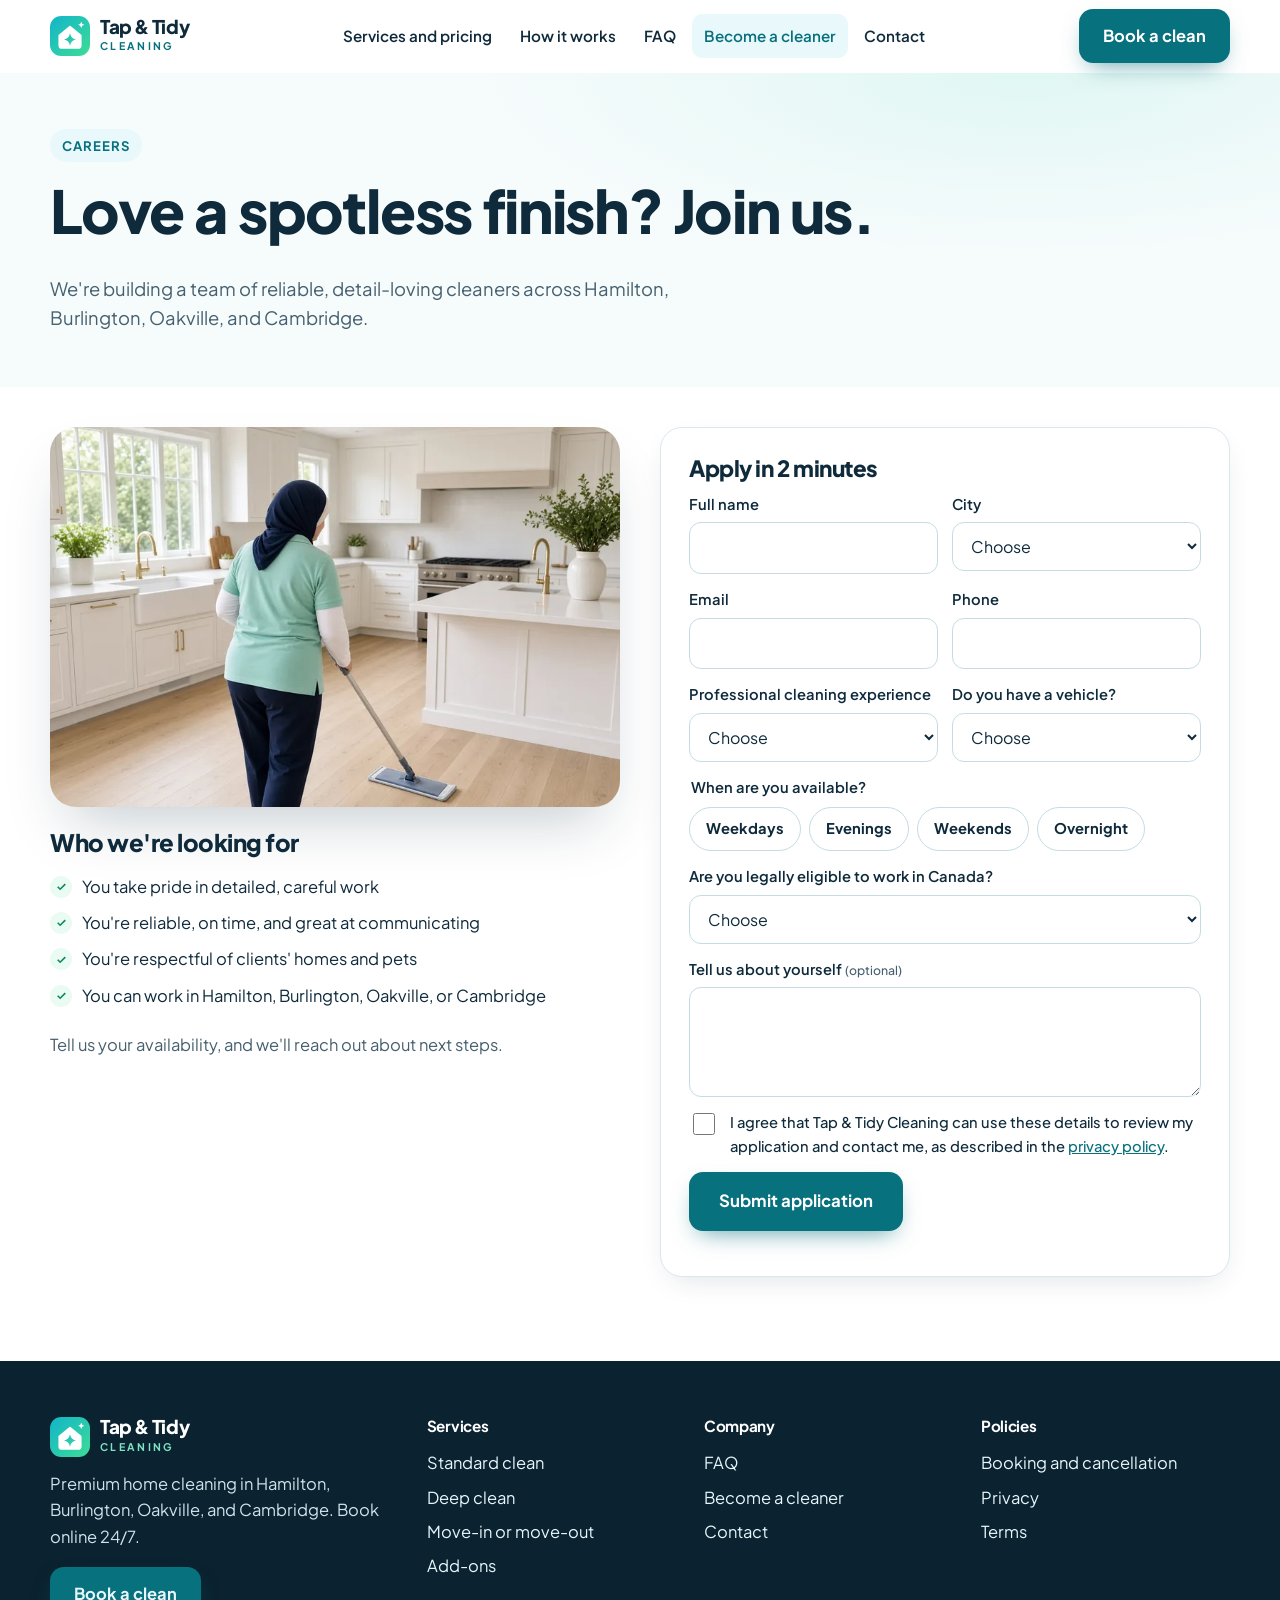
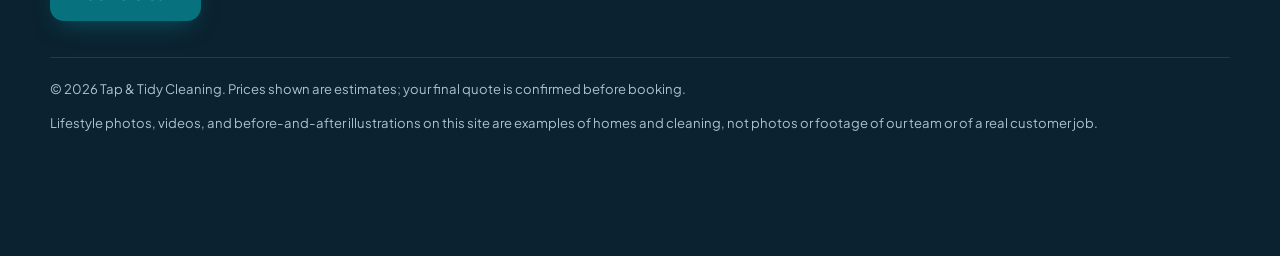
<file: cleaners.html>
<!doctype html>
<html lang="en-CA" class="no-js">
<head>
<meta charset="utf-8">
<meta name="viewport" content="width=device-width, initial-scale=1, viewport-fit=cover">
<meta name="color-scheme" content="light dark">
<meta name="supported-color-schemes" content="light dark">
<meta name="darkreader-lock">
<meta name="theme-color" content="#ffffff">
<title>Become a cleaner | Tap & Tidy Cleaning</title>
<meta name="description" content="Join Tap & Tidy Cleaning. We're looking for detail-loving cleaners in Hamilton, Burlington, Oakville, and Cambridge.">
<link rel="canonical" href="https://905audits.github.io/cleaning-site/cleaners.html">
<meta property="og:type" content="website">
<meta property="og:title" content="Become a cleaner | Tap & Tidy Cleaning">
<meta property="og:description" content="Join Tap & Tidy Cleaning. We're looking for detail-loving cleaners in Hamilton, Burlington, Oakville, and Cambridge.">
<meta property="og:image" content="https://905audits.github.io/cleaning-site/assets/img/og-1200x630.png">
<meta name="twitter:card" content="summary_large_image">
<link rel="icon" href="favicon.svg" type="image/svg+xml">
<link rel="icon" href="assets/img/favicon-32.png" sizes="32x32" type="image/png">
<link rel="apple-touch-icon" href="assets/img/apple-touch-icon.png">
<link rel="preload" href="assets/fonts/jakarta-latin.woff2" as="font" type="font/woff2" crossorigin>
<link rel="stylesheet" href="assets/css/style.css?v=9">

</head>
<body>
<a class="skip" href="#main">Skip to content</a>
<header class="site-header">
 <nav class="container nav" aria-label="Main">
  <a class="brand" href="index.html" aria-label="Tap &amp; Tidy Cleaning, home"><img src="assets/img/mark.svg" alt="" width="40" height="40"><span><b>Tap &amp; Tidy</b><small>CLEANING</small></span></a>
  <ul class="nav-links" id="nav-links"><li><a href="services.html">Services and pricing</a></li><li><a href="index.html#how">How it works</a></li><li><a href="faq.html">FAQ</a></li><li><a href="cleaners.html" aria-current="page">Become a cleaner</a></li><li><a href="contact.html">Contact</a></li></ul>
  <div class="nav-cta">
   <a class="btn btn-primary btn-book-top" href="book.html">Book a clean</a>
   <button class="menu-btn" aria-controls="nav-links" aria-expanded="false" aria-label="Menu"><span></span><span></span><span></span></button>
  </div>
 </nav>
</header>
<main id="main"><section class="page-hero"><div class="container"><span class="eyebrow">Careers</span><h1 style="margin-top:14px">Love a spotless finish? Join us.</h1><p class="lead" style="max-width:680px">We're building a team of reliable, detail-loving cleaners across Hamilton, Burlington, Oakville, and Cambridge.</p></div></section><section style="padding-top:40px"><div class="container"><div class="grid-2" style="align-items:start"><div>
<div class="photo-rounded" style="aspect-ratio:3/2;margin-bottom:22px"><picture><source type="image/webp" srcset="assets/img/hero-hijab-mop-kitchen-800.webp 800w, assets/img/hero-hijab-mop-kitchen-1600.webp 1600w" sizes="(max-width: 960px) 100vw, 50vw"><img src="assets/img/hero-hijab-mop-kitchen-800.jpg" srcset="assets/img/hero-hijab-mop-kitchen-800.jpg 800w, assets/img/hero-hijab-mop-kitchen-1600.jpg 1600w" sizes="(max-width: 960px) 100vw, 50vw" alt="A professional cleaner, seen from behind in a mint uniform and a navy hijab, mopping a bright kitchen" width="1600" height="1067" decoding="async" loading="lazy"></picture></div>
<h2 style="font-size:1.5rem">Who we're looking for</h2><ul class="list"><li><span class="tick" aria-hidden="true"><svg viewBox="0 0 24 24"><path d="M5 12.5l4.5 4.5L19 7.5"/></svg></span><span>You take pride in detailed, careful work</span></li><li><span class="tick" aria-hidden="true"><svg viewBox="0 0 24 24"><path d="M5 12.5l4.5 4.5L19 7.5"/></svg></span><span>You're reliable, on time, and great at communicating</span></li><li><span class="tick" aria-hidden="true"><svg viewBox="0 0 24 24"><path d="M5 12.5l4.5 4.5L19 7.5"/></svg></span><span>You're respectful of clients' homes and pets</span></li><li><span class="tick" aria-hidden="true"><svg viewBox="0 0 24 24"><path d="M5 12.5l4.5 4.5L19 7.5"/></svg></span><span>You can work in Hamilton, Burlington, Oakville, or Cambridge</span></li></ul>
<p class="muted">Tell us your availability, and we'll reach out about next steps.</p></div><form data-tt-form="cleaner-application" novalidate class="panel">
<h2 style="font-size:1.4rem">Apply in 2 minutes</h2>
<div class="two"><div class="field"><label for="a-name">Full name</label><input id="a-name" name="name" type="text" autocomplete="name" required></div><div class="field"><label for="a-city">City</label><select id="a-city" name="city" required><option value="">Choose</option><option>Hamilton</option><option>Burlington</option><option>Oakville</option><option>Cambridge</option><option>Other</option></select></div></div>
<div class="two"><div class="field"><label for="a-email">Email</label><input id="a-email" name="email" type="email" autocomplete="email" required></div><div class="field"><label for="a-phone">Phone</label><input id="a-phone" name="phone" type="tel" autocomplete="tel" required></div></div>
<div class="two"><div class="field"><label for="a-exp">Professional cleaning experience</label><select id="a-exp" name="experience" required><option value="">Choose</option><option>Less than 1 year</option><option>1 to 3 years</option><option>3 or more years</option></select></div><div class="field"><label for="a-car">Do you have a vehicle?</label><select id="a-car" name="vehicle" required><option value="">Choose</option><option>Yes</option><option>No</option></select></div></div>
<fieldset style="border:0;padding:0;margin:0 0 14px"><legend style="font-weight:600;font-size:.92rem;margin-bottom:8px">When are you available?</legend><div class="chips"><label><input type="checkbox" name="availability_Weekdays" value="Yes"><span>Weekdays</span></label><label><input type="checkbox" name="availability_Evenings" value="Yes"><span>Evenings</span></label><label><input type="checkbox" name="availability_Weekends" value="Yes"><span>Weekends</span></label><label><input type="checkbox" name="availability_Overnight" value="Yes"><span>Overnight</span></label></div></fieldset>
<div class="field"><label for="a-work">Are you legally eligible to work in Canada?</label><select id="a-work" name="eligible" required><option value="">Choose</option><option>Yes</option><option>No</option></select></div>
<div class="field"><label for="a-msg">Tell us about yourself <small>(optional)</small></label><textarea id="a-msg" name="about"></textarea></div>
<label class="check" style="margin-bottom:14px"><input type="checkbox" name="consent" value="Yes" required><span>I agree that Tap &amp; Tidy Cleaning can use these details to review my application and contact me, as described in the <a href="privacy.html">privacy policy</a>.</span></label>
<button class="btn btn-primary btn-lg" type="submit">Submit application</button>
<p class="form-status" tabindex="-1" aria-live="polite" style="margin-top:12px"></p></form></div></div></section></main><footer class="site-footer">
 <div class="container">
  <div class="foot-grid">
   <div class="foot-brand"><a class="brand" href="index.html" style="color:#fff"><img src="assets/img/mark.svg" alt="" width="40" height="40"><span><b>Tap &amp; Tidy</b><small style="color:#7FE3C4">CLEANING</small></span></a>
    <p style="margin-top:14px">Premium home cleaning in Hamilton, Burlington, Oakville, and Cambridge. Book online 24/7.</p>
    <a class="btn btn-primary" href="book.html">Book a clean</a></div>
   <div><h4>Services</h4><ul><li><a href="services.html#standard">Standard clean</a></li><li><a href="services.html#deep">Deep clean</a></li><li><a href="services.html#move">Move-in or move-out</a></li><li><a href="services.html#addons">Add-ons</a></li></ul></div>
   <div><h4>Company</h4><ul><li><a href="faq.html">FAQ</a></li><li><a href="cleaners.html">Become a cleaner</a></li><li><a href="contact.html">Contact</a></li></ul></div>
   <div><h4>Policies</h4><ul><li><a href="policies.html">Booking and cancellation</a></li><li><a href="privacy.html">Privacy</a></li><li><a href="terms.html">Terms</a></li></ul></div>
  </div>
  <div class="foot-bottom">
   <p>© <span id="yr">2026</span> Tap &amp; Tidy Cleaning. Prices shown are estimates; your final quote is confirmed before booking.</p>
   <p>Lifestyle photos, videos, and before-and-after illustrations on this site are examples of homes and cleaning, not photos or footage of our team or of a real customer job.</p>
  </div>
 </div>
</footer>
<div class="mcta" role="region" aria-label="Quick booking"><a class="btn btn-ghost" href="services.html">See prices</a><a class="btn btn-primary" href="book.html">Book a clean</a></div>
<script src="assets/js/config.js?v=5"></script>
<script src="assets/js/pricing.js?v=5"></script>
<script src="assets/js/main.js?v=6"></script>

<script>document.getElementById("yr").textContent=new Date().getFullYear()</script>
</body>
</html>
</file>
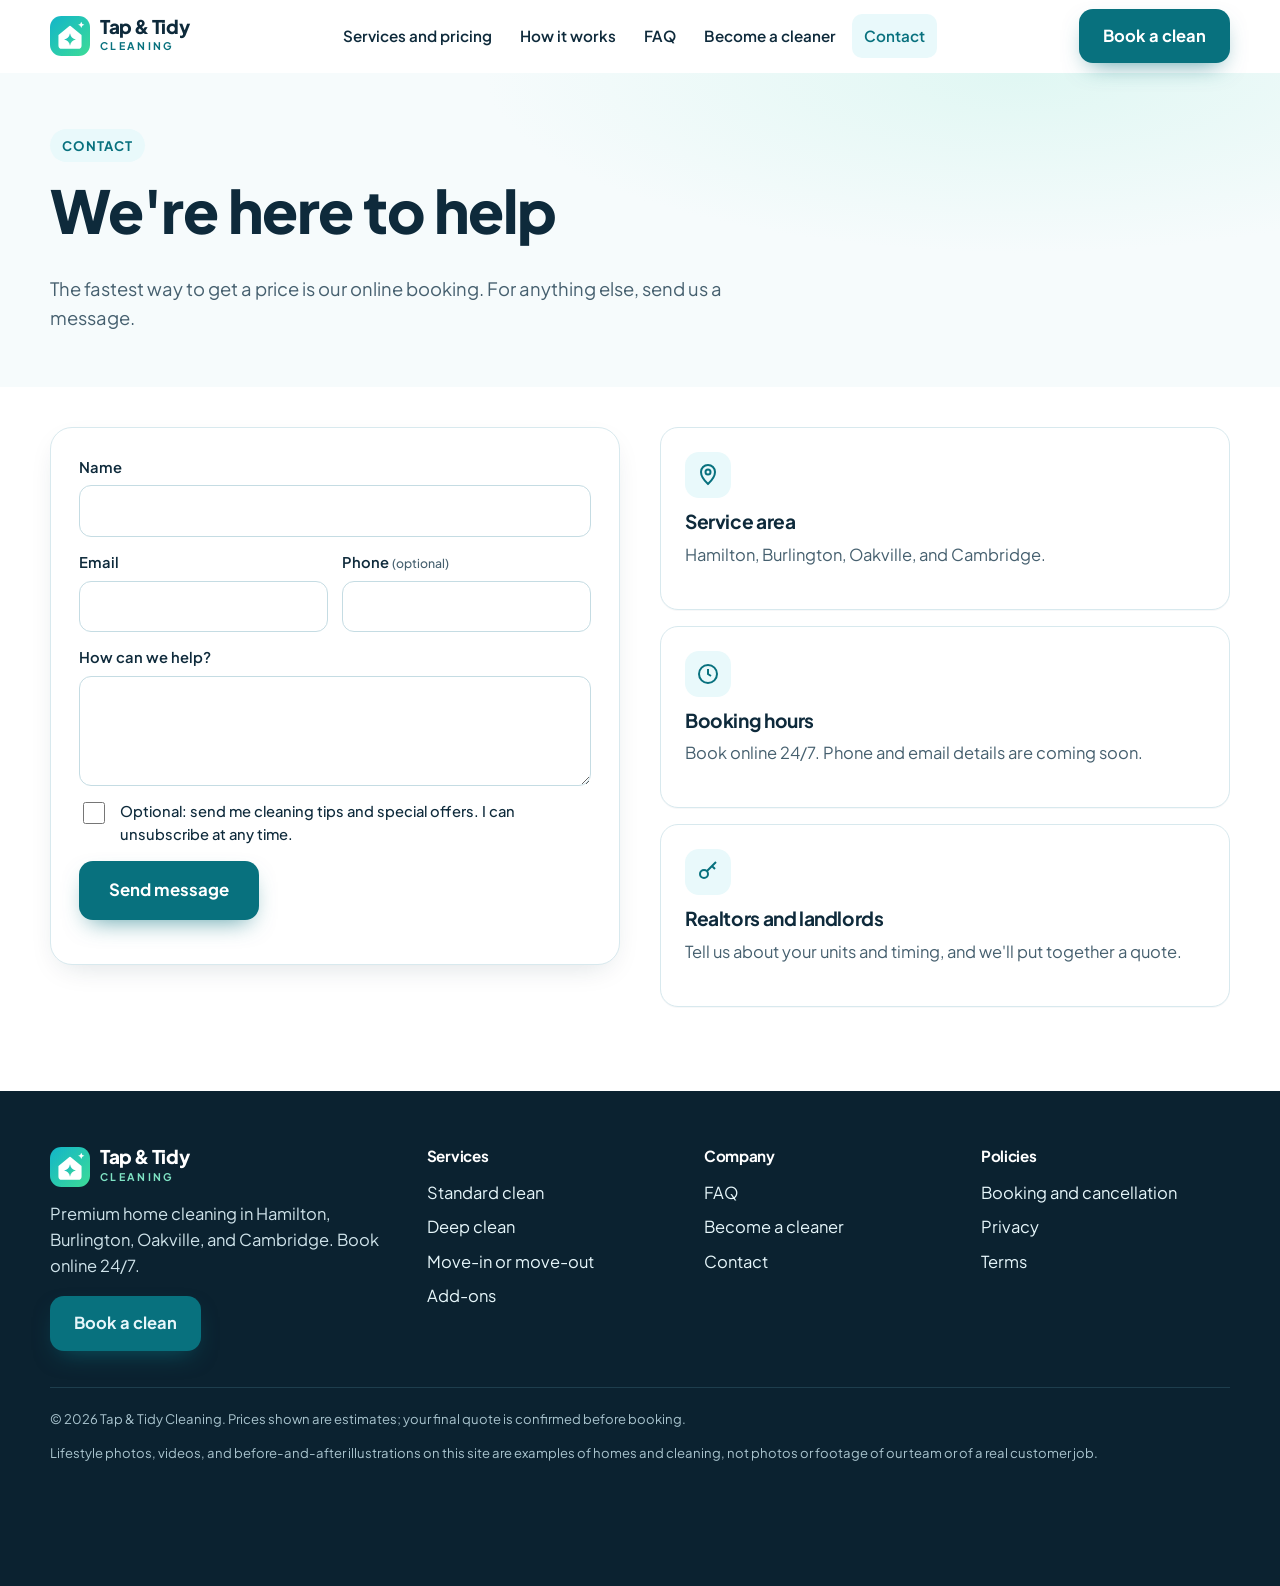
<file: contact.html>
<!doctype html>
<html lang="en-CA" class="no-js">
<head>
<meta charset="utf-8">
<meta name="viewport" content="width=device-width, initial-scale=1, viewport-fit=cover">
<meta name="color-scheme" content="light dark">
<meta name="supported-color-schemes" content="light dark">
<meta name="darkreader-lock">
<meta name="theme-color" content="#ffffff">
<title>Contact | Tap & Tidy Cleaning</title>
<meta name="description" content="Contact Tap & Tidy Cleaning. Serving Hamilton, Burlington, Oakville, and Cambridge.">
<link rel="canonical" href="https://905audits.github.io/cleaning-site/contact.html">
<meta property="og:type" content="website">
<meta property="og:title" content="Contact | Tap & Tidy Cleaning">
<meta property="og:description" content="Contact Tap & Tidy Cleaning. Serving Hamilton, Burlington, Oakville, and Cambridge.">
<meta property="og:image" content="https://905audits.github.io/cleaning-site/assets/img/og-1200x630.png">
<meta name="twitter:card" content="summary_large_image">
<link rel="icon" href="favicon.svg" type="image/svg+xml">
<link rel="icon" href="assets/img/favicon-32.png" sizes="32x32" type="image/png">
<link rel="apple-touch-icon" href="assets/img/apple-touch-icon.png">
<link rel="preload" href="assets/fonts/jakarta-latin.woff2" as="font" type="font/woff2" crossorigin>
<link rel="stylesheet" href="assets/css/style.css?v=5">

</head>
<body>
<a class="skip" href="#main">Skip to content</a>
<header class="site-header">
 <nav class="container nav" aria-label="Main">
  <a class="brand" href="index.html" aria-label="Tap &amp; Tidy Cleaning, home"><img src="assets/img/mark.svg" alt="" width="40" height="40"><span><b>Tap &amp; Tidy</b><small>CLEANING</small></span></a>
  <ul class="nav-links" id="nav-links"><li><a href="services.html">Services and pricing</a></li><li><a href="index.html#how">How it works</a></li><li><a href="faq.html">FAQ</a></li><li><a href="cleaners.html">Become a cleaner</a></li><li><a href="contact.html" aria-current="page">Contact</a></li></ul>
  <div class="nav-cta">
   <a class="btn btn-primary btn-book-top" href="book.html">Book a clean</a>
   <button class="menu-btn" aria-controls="nav-links" aria-expanded="false" aria-label="Menu"><span></span><span></span><span></span></button>
  </div>
 </nav>
</header>
<main id="main"><section class="page-hero"><div class="container"><span class="eyebrow">Contact</span><h1 style="margin-top:14px">We're here to help</h1><p class="lead" style="max-width:680px">The fastest way to get a price is our online booking. For anything else, send us a message.</p></div></section><section style="padding-top:40px"><div class="container"><div class="grid-2" style="align-items:start"><form data-tt-form="contact" novalidate class="panel" style="max-width:640px">
<div class="field"><label for="c-name">Name</label><input id="c-name" name="name" type="text" autocomplete="name" required></div>
<div class="two"><div class="field"><label for="c-email">Email</label><input id="c-email" name="email" type="email" autocomplete="email" required></div><div class="field"><label for="c-phone">Phone <small>(optional)</small></label><input id="c-phone" name="phone" type="tel" autocomplete="tel"></div></div>
<div class="field"><label for="c-msg">How can we help?</label><textarea id="c-msg" name="message" required></textarea></div>
<label class="check" style="margin-bottom:14px"><input type="checkbox" name="marketing_consent" value="Yes"><span>Optional: send me cleaning tips and special offers. I can unsubscribe at any time.</span></label>
<button class="btn btn-primary btn-lg" type="submit">Send message</button>
<p class="form-status" tabindex="-1" aria-live="polite" style="margin-top:12px"></p></form>
<div><div class="card"><div class="ico"><svg viewBox="0 0 24 24"><path d="M12 21s7-6.5 7-12a7 7 0 0 0-14 0c0 5.5 7 12 7 12z"/><circle cx="12" cy="9" r="2.5"/></svg></div><h3>Service area</h3><p class="muted">Hamilton, Burlington, Oakville, and Cambridge.</p></div>
<div class="card" style="margin-top:16px"><div class="ico"><svg viewBox="0 0 24 24"><circle cx="12" cy="12" r="9"/><path d="M12 7v5l3 2"/></svg></div><h3>Booking hours</h3><p class="muted">Book online 24/7. Phone and email details are coming soon.</p></div>
<div class="card" style="margin-top:16px"><div class="ico"><svg viewBox="0 0 24 24"><circle cx="8" cy="14" r="4"/><path d="M11 11l9-9M16 6l3 3"/></svg></div><h3>Realtors and landlords</h3><p class="muted">Tell us about your units and timing, and we'll put together a quote.</p></div></div></div></div></section></main><footer class="site-footer">
 <div class="container">
  <div class="foot-grid">
   <div class="foot-brand"><a class="brand" href="index.html" style="color:#fff"><img src="assets/img/mark.svg" alt="" width="40" height="40"><span><b>Tap &amp; Tidy</b><small style="color:#7FE3C4">CLEANING</small></span></a>
    <p style="margin-top:14px">Premium home cleaning in Hamilton, Burlington, Oakville, and Cambridge. Book online 24/7.</p>
    <a class="btn btn-primary" href="book.html">Book a clean</a></div>
   <div><h4>Services</h4><ul><li><a href="services.html#standard">Standard clean</a></li><li><a href="services.html#deep">Deep clean</a></li><li><a href="services.html#move">Move-in or move-out</a></li><li><a href="services.html#addons">Add-ons</a></li></ul></div>
   <div><h4>Company</h4><ul><li><a href="faq.html">FAQ</a></li><li><a href="cleaners.html">Become a cleaner</a></li><li><a href="contact.html">Contact</a></li></ul></div>
   <div><h4>Policies</h4><ul><li><a href="policies.html">Booking and cancellation</a></li><li><a href="privacy.html">Privacy</a></li><li><a href="terms.html">Terms</a></li></ul></div>
  </div>
  <div class="foot-bottom">
   <p>© <span id="yr">2026</span> Tap &amp; Tidy Cleaning. Prices shown are estimates; your final quote is confirmed before booking.</p>
   <p>Lifestyle photos, videos, and before-and-after illustrations on this site are examples of homes and cleaning, not photos or footage of our team or of a real customer job.</p>
  </div>
 </div>
</footer>
<div class="mcta" role="region" aria-label="Quick booking"><a class="btn btn-ghost" href="services.html">See prices</a><a class="btn btn-primary" href="book.html">Book a clean</a></div>
<script src="assets/js/config.js?v=5"></script>
<script src="assets/js/pricing.js?v=5"></script>
<script src="assets/js/main.js?v=6"></script>

<script>document.getElementById("yr").textContent=new Date().getFullYear()</script>
</body>
</html>
</file>
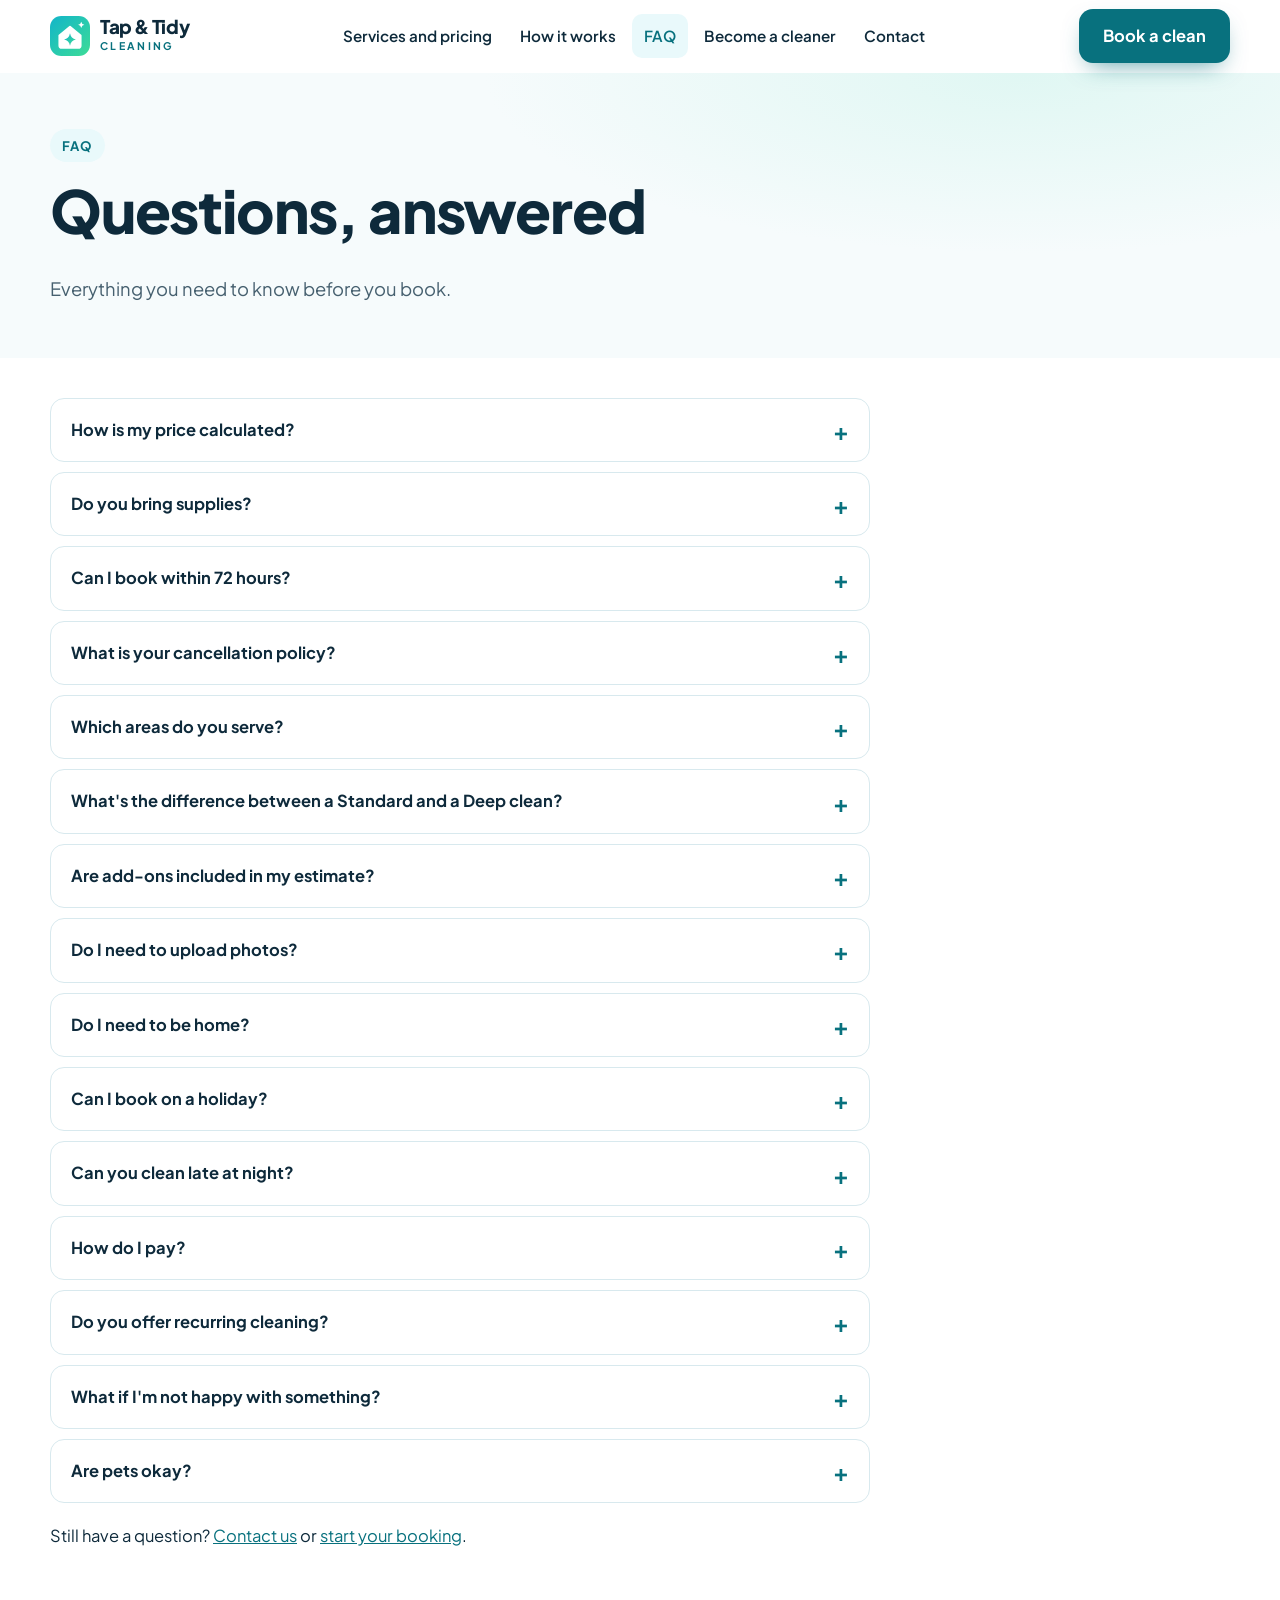
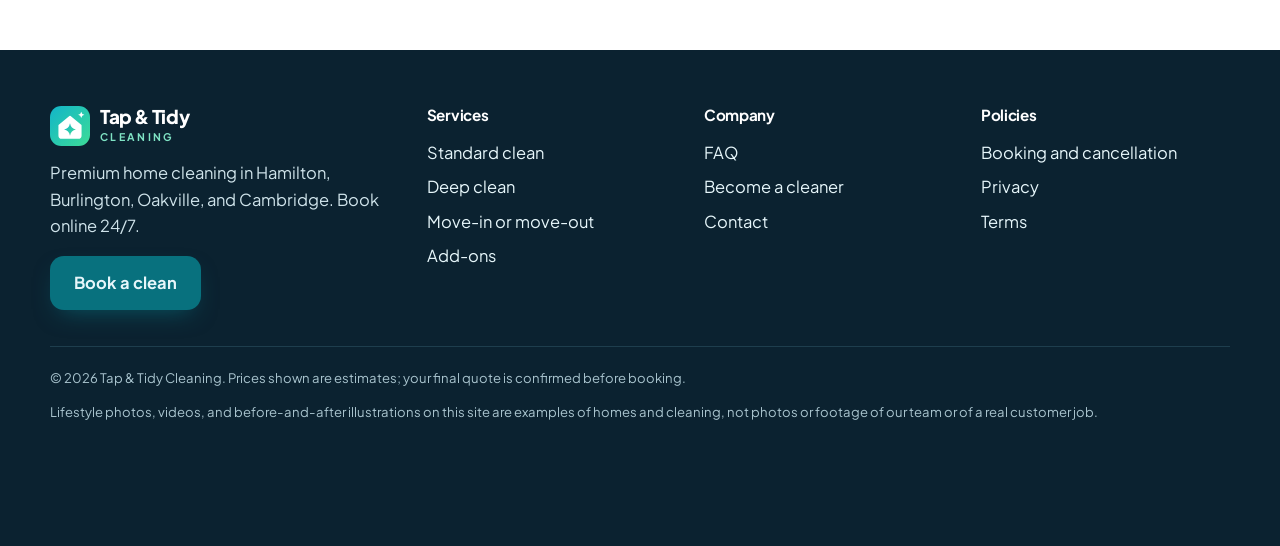
<file: faq.html>
<!doctype html>
<html lang="en-CA" class="no-js">
<head>
<meta charset="utf-8">
<meta name="viewport" content="width=device-width, initial-scale=1, viewport-fit=cover">
<meta name="color-scheme" content="light dark">
<meta name="supported-color-schemes" content="light dark">
<meta name="darkreader-lock">
<meta name="theme-color" content="#ffffff">
<title>FAQ | Tap & Tidy Cleaning</title>
<meta name="description" content="Answers about pricing, booking, add-ons, holidays, payments, and our service area.">
<link rel="canonical" href="https://905audits.github.io/cleaning-site/faq.html">
<meta property="og:type" content="website">
<meta property="og:title" content="FAQ | Tap & Tidy Cleaning">
<meta property="og:description" content="Answers about pricing, booking, add-ons, holidays, payments, and our service area.">
<meta property="og:image" content="https://905audits.github.io/cleaning-site/assets/img/og-1200x630.png">
<meta name="twitter:card" content="summary_large_image">
<link rel="icon" href="favicon.svg" type="image/svg+xml">
<link rel="icon" href="assets/img/favicon-32.png" sizes="32x32" type="image/png">
<link rel="apple-touch-icon" href="assets/img/apple-touch-icon.png">
<link rel="preload" href="assets/fonts/jakarta-latin.woff2" as="font" type="font/woff2" crossorigin>
<link rel="stylesheet" href="assets/css/style.css?v=5">

</head>
<body>
<a class="skip" href="#main">Skip to content</a>
<header class="site-header">
 <nav class="container nav" aria-label="Main">
  <a class="brand" href="index.html" aria-label="Tap &amp; Tidy Cleaning, home"><img src="assets/img/mark.svg" alt="" width="40" height="40"><span><b>Tap &amp; Tidy</b><small>CLEANING</small></span></a>
  <ul class="nav-links" id="nav-links"><li><a href="services.html">Services and pricing</a></li><li><a href="index.html#how">How it works</a></li><li><a href="faq.html" aria-current="page">FAQ</a></li><li><a href="cleaners.html">Become a cleaner</a></li><li><a href="contact.html">Contact</a></li></ul>
  <div class="nav-cta">
   <a class="btn btn-primary btn-book-top" href="book.html">Book a clean</a>
   <button class="menu-btn" aria-controls="nav-links" aria-expanded="false" aria-label="Menu"><span></span><span></span><span></span></button>
  </div>
 </nav>
</header>
<main id="main"><section class="page-hero"><div class="container"><span class="eyebrow">FAQ</span><h1 style="margin-top:14px">Questions, answered</h1><p class="lead" style="max-width:680px">Everything you need to know before you book.</p></div></section><section style="padding-top:40px"><div class="container"><div style="max-width:820px"><details class="faq"><summary>How is my price calculated?</summary><div class="a"><p>Your estimate is based on the service, bedrooms, bathrooms, and size of your home. We confirm your final quote before anything is booked, so there are no surprises.</p></div></details><details class="faq"><summary>Do you bring supplies?</summary><div class="a"><p>Yes. We bring professional cleaning products and equipment.</p></div></details><details class="faq"><summary>Can I book within 72 hours?</summary><div class="a"><p>Yes, turn on Urgent when you pick your time. An urgent fee applies and is confirmed in your quote.</p></div></details><details class="faq"><summary>What is your cancellation policy?</summary><div class="a"><p>Cancelling is free 24 or more hours before your booking. Cancelling less than 24 hours before has a $75 fee, and cancelling a prepaid statutory holiday booking has a $100 fee. See our <a href="policies.html">policies</a>.</p></div></details><details class="faq"><summary>Which areas do you serve?</summary><div class="a"><p>Hamilton, Burlington, Oakville, and Cambridge.</p></div></details><details class="faq"><summary>What's the difference between a Standard and a Deep clean?</summary><div class="a"><p>A Standard clean covers regular upkeep. A Deep clean adds detail work like baseboards, grout, build-up, window sills, and high dusting. <a href="services.html">Compare services</a>.</p></div></details><details class="faq"><summary>Are add-ons included in my estimate?</summary><div class="a"><p>Add-ons like inside the oven, fridge, and windows are à la carte, subject to assessment. We price them in your confirmed quote.</p></div></details><details class="faq"><summary>Do I need to upload photos?</summary><div class="a"><p>No, photos are optional. They help us confirm your quote faster and more accurately.</p></div></details><details class="faq"><summary>Do I need to be home?</summary><div class="a"><p>No. Choose how we get in when you book, such as a key, lockbox, or concierge, or let us know you will be home.</p></div></details><details class="faq"><summary>Can I book on a holiday?</summary><div class="a"><p>Yes. Holiday bookings require prepayment, and a holiday premium applies. Cancelling a statutory holiday booking has a $100 cancellation fee.</p></div></details><details class="faq"><summary>Can you clean late at night?</summary><div class="a"><p>Yes. Bookings after 10 PM have an after-hours premium, confirmed in your quote.</p></div></details><details class="faq"><summary>How do I pay?</summary><div class="a"><p>By credit card through Stripe or by Interac e-Transfer. Payment details are shared with your confirmed quote.</p></div></details><details class="faq"><summary>Do you offer recurring cleaning?</summary><div class="a"><p>Yes. Recurring Standard cleans save 10% monthly, 12% every 2 weeks, and 15% weekly.</p></div></details><details class="faq"><summary>What if I'm not happy with something?</summary><div class="a"><p>Please report any concern within 30 minutes of your clean being completed, so we can review it right away.</p></div></details><details class="faq"><summary>Are pets okay?</summary><div class="a"><p>Yes, pets are welcome. Let us know about them when you book, and add pet hair treatment if you need it.</p></div></details><p style="margin-top:20px">Still have a question? <a href="contact.html">Contact us</a> or <a href="book.html">start your booking</a>.</p></div></div></section></main><footer class="site-footer">
 <div class="container">
  <div class="foot-grid">
   <div class="foot-brand"><a class="brand" href="index.html" style="color:#fff"><img src="assets/img/mark.svg" alt="" width="40" height="40"><span><b>Tap &amp; Tidy</b><small style="color:#7FE3C4">CLEANING</small></span></a>
    <p style="margin-top:14px">Premium home cleaning in Hamilton, Burlington, Oakville, and Cambridge. Book online 24/7.</p>
    <a class="btn btn-primary" href="book.html">Book a clean</a></div>
   <div><h4>Services</h4><ul><li><a href="services.html#standard">Standard clean</a></li><li><a href="services.html#deep">Deep clean</a></li><li><a href="services.html#move">Move-in or move-out</a></li><li><a href="services.html#addons">Add-ons</a></li></ul></div>
   <div><h4>Company</h4><ul><li><a href="faq.html">FAQ</a></li><li><a href="cleaners.html">Become a cleaner</a></li><li><a href="contact.html">Contact</a></li></ul></div>
   <div><h4>Policies</h4><ul><li><a href="policies.html">Booking and cancellation</a></li><li><a href="privacy.html">Privacy</a></li><li><a href="terms.html">Terms</a></li></ul></div>
  </div>
  <div class="foot-bottom">
   <p>© <span id="yr">2026</span> Tap &amp; Tidy Cleaning. Prices shown are estimates; your final quote is confirmed before booking.</p>
   <p>Lifestyle photos, videos, and before-and-after illustrations on this site are examples of homes and cleaning, not photos or footage of our team or of a real customer job.</p>
  </div>
 </div>
</footer>
<div class="mcta" role="region" aria-label="Quick booking"><a class="btn btn-ghost" href="services.html">See prices</a><a class="btn btn-primary" href="book.html">Book a clean</a></div>
<script src="assets/js/config.js?v=5"></script>
<script src="assets/js/pricing.js?v=5"></script>
<script src="assets/js/main.js?v=6"></script>

<script>document.getElementById("yr").textContent=new Date().getFullYear()</script>
</body>
</html>
</file>
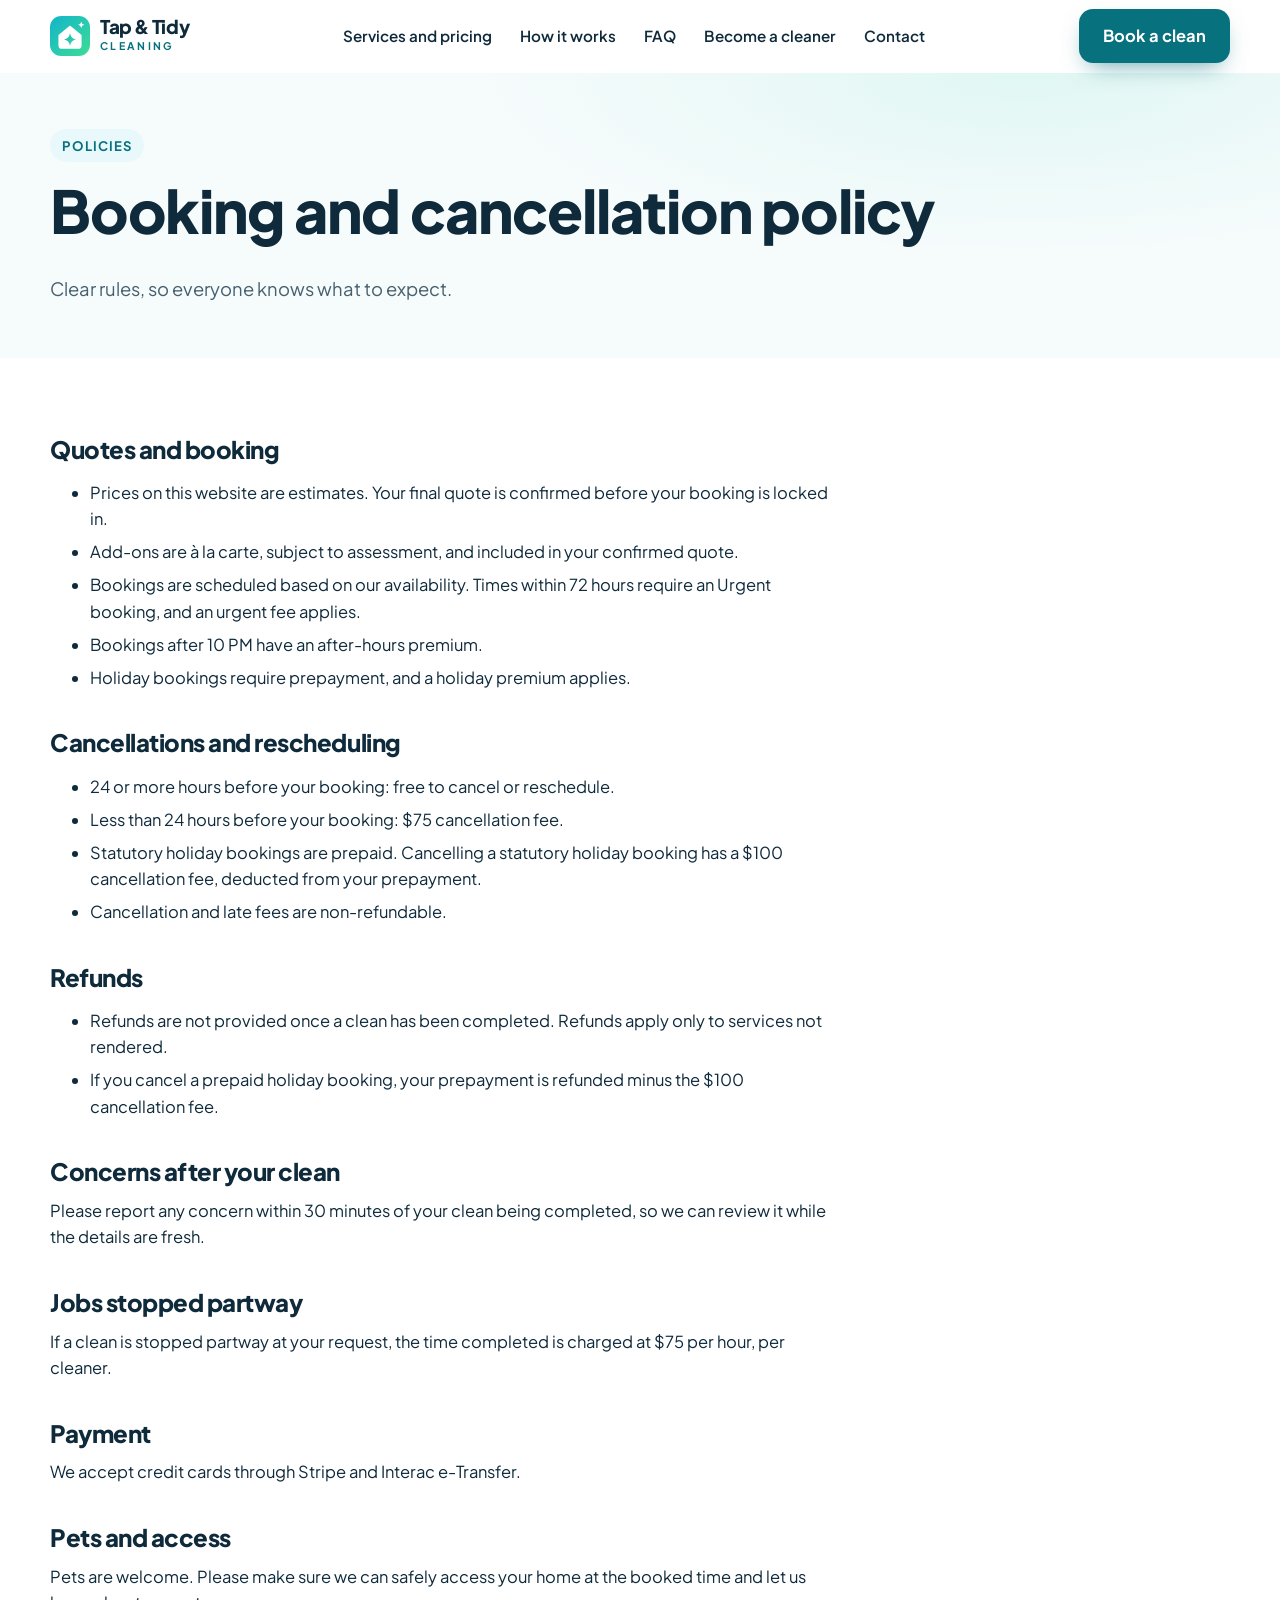
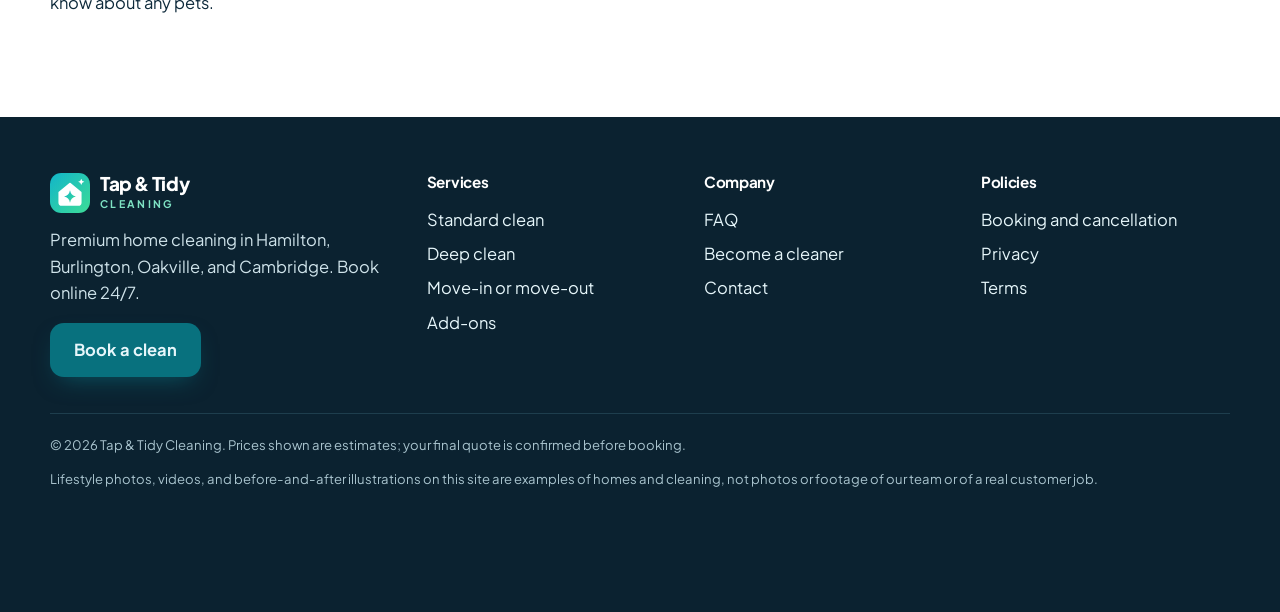
<file: policies.html>
<!doctype html>
<html lang="en-CA" class="no-js">
<head>
<meta charset="utf-8">
<meta name="viewport" content="width=device-width, initial-scale=1, viewport-fit=cover">
<meta name="color-scheme" content="light dark">
<meta name="supported-color-schemes" content="light dark">
<meta name="darkreader-lock">
<meta name="theme-color" content="#ffffff">
<title>Booking and cancellation policy | Tap & Tidy Cleaning</title>
<meta name="description" content="Booking, cancellation, holiday, urgent, and service policies for Tap & Tidy Cleaning.">
<link rel="canonical" href="https://905audits.github.io/cleaning-site/policies.html">
<meta property="og:type" content="website">
<meta property="og:title" content="Booking and cancellation policy | Tap & Tidy Cleaning">
<meta property="og:description" content="Booking, cancellation, holiday, urgent, and service policies for Tap & Tidy Cleaning.">
<meta property="og:image" content="https://905audits.github.io/cleaning-site/assets/img/og-1200x630.png">
<meta name="twitter:card" content="summary_large_image">
<link rel="icon" href="favicon.svg" type="image/svg+xml">
<link rel="icon" href="assets/img/favicon-32.png" sizes="32x32" type="image/png">
<link rel="apple-touch-icon" href="assets/img/apple-touch-icon.png">
<link rel="preload" href="assets/fonts/jakarta-latin.woff2" as="font" type="font/woff2" crossorigin>
<link rel="stylesheet" href="assets/css/style.css?v=5">

</head>
<body>
<a class="skip" href="#main">Skip to content</a>
<header class="site-header">
 <nav class="container nav" aria-label="Main">
  <a class="brand" href="index.html" aria-label="Tap &amp; Tidy Cleaning, home"><img src="assets/img/mark.svg" alt="" width="40" height="40"><span><b>Tap &amp; Tidy</b><small>CLEANING</small></span></a>
  <ul class="nav-links" id="nav-links"><li><a href="services.html">Services and pricing</a></li><li><a href="index.html#how">How it works</a></li><li><a href="faq.html">FAQ</a></li><li><a href="cleaners.html">Become a cleaner</a></li><li><a href="contact.html">Contact</a></li></ul>
  <div class="nav-cta">
   <a class="btn btn-primary btn-book-top" href="book.html">Book a clean</a>
   <button class="menu-btn" aria-controls="nav-links" aria-expanded="false" aria-label="Menu"><span></span><span></span><span></span></button>
  </div>
 </nav>
</header>
<main id="main"><section class="page-hero"><div class="container"><span class="eyebrow">Policies</span><h1 style="margin-top:14px">Booking and cancellation policy</h1><p class="lead" style="max-width:680px">Clear rules, so everyone knows what to expect.</p></div></section><section style="padding-top:40px"><div class="container"><div class="prose">
<h2>Quotes and booking</h2><ul><li>Prices on this website are estimates. Your final quote is confirmed before your booking is locked in.</li><li>Add-ons are à la carte, subject to assessment, and included in your confirmed quote.</li><li>Bookings are scheduled based on our availability. Times within 72 hours require an Urgent booking, and an urgent fee applies.</li><li>Bookings after 10 PM have an after-hours premium.</li><li>Holiday bookings require prepayment, and a holiday premium applies.</li></ul>
<h2>Cancellations and rescheduling</h2><ul><li>24 or more hours before your booking: free to cancel or reschedule.</li><li>Less than 24 hours before your booking: $75 cancellation fee.</li><li>Statutory holiday bookings are prepaid. Cancelling a statutory holiday booking has a $100 cancellation fee, deducted from your prepayment.</li><li>Cancellation and late fees are non-refundable.</li></ul>
<h2>Refunds</h2><ul><li>Refunds are not provided once a clean has been completed. Refunds apply only to services not rendered.</li><li>If you cancel a prepaid holiday booking, your prepayment is refunded minus the $100 cancellation fee.</li></ul>
<h2>Concerns after your clean</h2><p>Please report any concern within 30 minutes of your clean being completed, so we can review it while the details are fresh.</p>
<h2>Jobs stopped partway</h2><p>If a clean is stopped partway at your request, the time completed is charged at $75 per hour, per cleaner.</p>
<h2>Payment</h2><p>We accept credit cards through Stripe and Interac e-Transfer.</p>
<h2>Pets and access</h2><p>Pets are welcome. Please make sure we can safely access your home at the booked time and let us know about any pets.</p>
</div></div></section></main><footer class="site-footer">
 <div class="container">
  <div class="foot-grid">
   <div class="foot-brand"><a class="brand" href="index.html" style="color:#fff"><img src="assets/img/mark.svg" alt="" width="40" height="40"><span><b>Tap &amp; Tidy</b><small style="color:#7FE3C4">CLEANING</small></span></a>
    <p style="margin-top:14px">Premium home cleaning in Hamilton, Burlington, Oakville, and Cambridge. Book online 24/7.</p>
    <a class="btn btn-primary" href="book.html">Book a clean</a></div>
   <div><h4>Services</h4><ul><li><a href="services.html#standard">Standard clean</a></li><li><a href="services.html#deep">Deep clean</a></li><li><a href="services.html#move">Move-in or move-out</a></li><li><a href="services.html#addons">Add-ons</a></li></ul></div>
   <div><h4>Company</h4><ul><li><a href="faq.html">FAQ</a></li><li><a href="cleaners.html">Become a cleaner</a></li><li><a href="contact.html">Contact</a></li></ul></div>
   <div><h4>Policies</h4><ul><li><a href="policies.html">Booking and cancellation</a></li><li><a href="privacy.html">Privacy</a></li><li><a href="terms.html">Terms</a></li></ul></div>
  </div>
  <div class="foot-bottom">
   <p>© <span id="yr">2026</span> Tap &amp; Tidy Cleaning. Prices shown are estimates; your final quote is confirmed before booking.</p>
   <p>Lifestyle photos, videos, and before-and-after illustrations on this site are examples of homes and cleaning, not photos or footage of our team or of a real customer job.</p>
  </div>
 </div>
</footer>
<div class="mcta" role="region" aria-label="Quick booking"><a class="btn btn-ghost" href="services.html">See prices</a><a class="btn btn-primary" href="book.html">Book a clean</a></div>
<script src="assets/js/config.js?v=5"></script>
<script src="assets/js/pricing.js?v=5"></script>
<script src="assets/js/main.js?v=6"></script>

<script>document.getElementById("yr").textContent=new Date().getFullYear()</script>
</body>
</html>
</file>
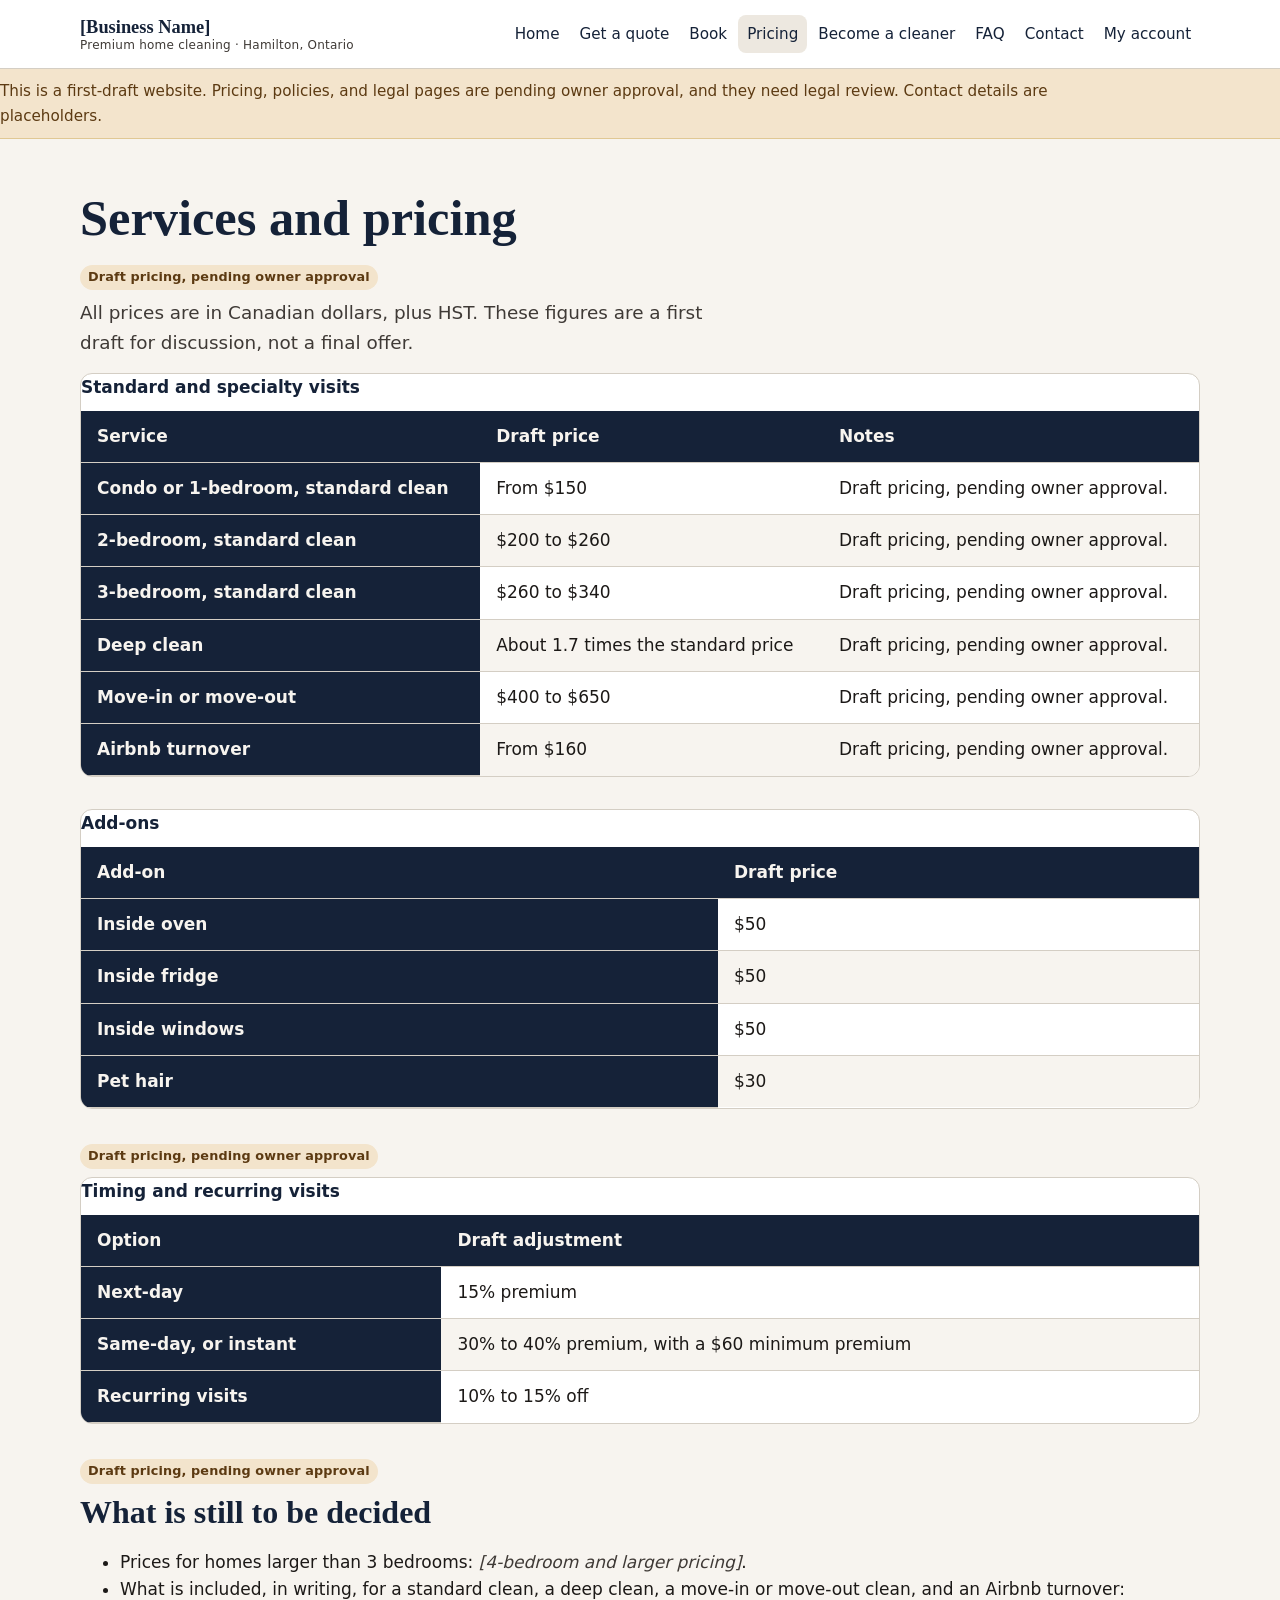
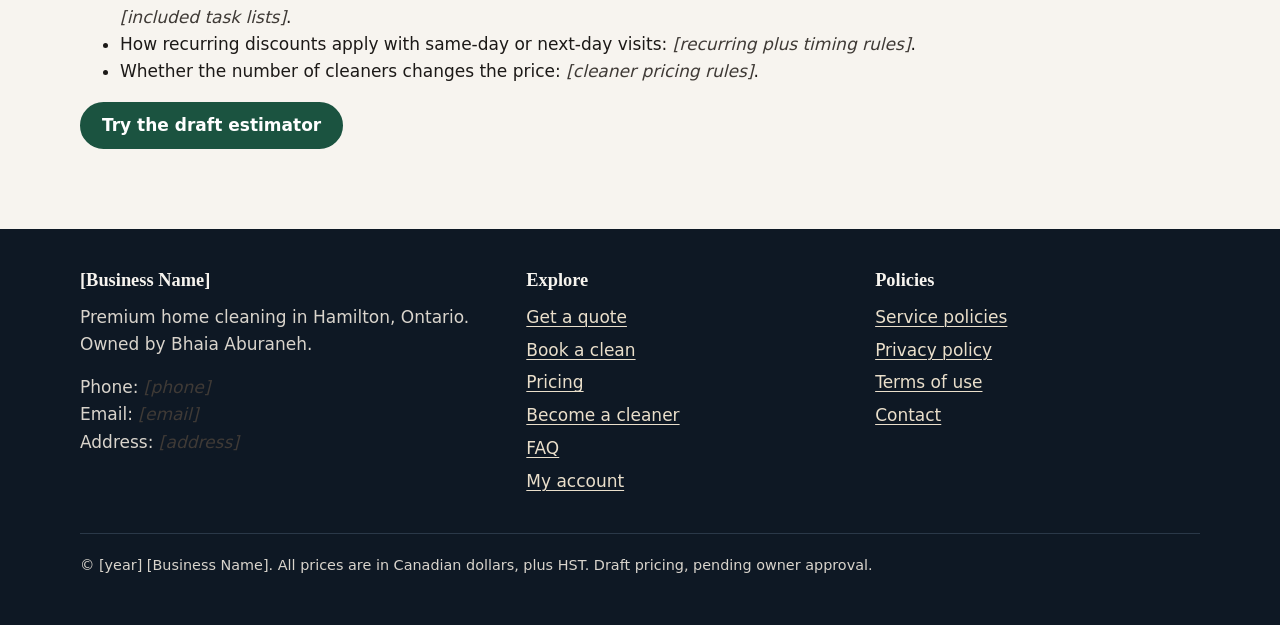
<file: pricing.html>
<!DOCTYPE html>
<html lang="en">
<head>
  <meta charset="utf-8">
  <meta name="viewport" content="width=device-width, initial-scale=1">
  <title>Pricing | [Business Name]</title>
  <meta name="description" content="Draft prices for premium home cleaning in Hamilton, Ontario, pending owner approval.">
  <link rel="stylesheet" href="css/styles.css">
</head>
<body>
  <a class="skip-link" href="#main">Skip to main content</a>
  <header class="site-header">
    <div class="header-inner">
      <a class="logo" href="index.html">[Business Name]
        <span>Premium home cleaning · Hamilton, Ontario</span>
      </a>
      <button type="button" class="nav-toggle" aria-expanded="false" aria-controls="site-nav">Menu</button>
      <nav id="site-nav" aria-label="Primary">
        <ul>
            <li><a href="index.html">Home</a></li>
            <li><a href="quote.html">Get a quote</a></li>
            <li><a href="book.html">Book</a></li>
            <li><a href="pricing.html" aria-current="page">Pricing</a></li>
            <li><a href="cleaners.html">Become a cleaner</a></li>
            <li><a href="faq.html">FAQ</a></li>
            <li><a href="contact.html">Contact</a></li>
            <li><a href="account.html">My account</a></li>
        </ul>
      </nav>
    </div>
  </header>
  <div class="draft-banner">
    <p class="wrap">This is a first-draft website. Pricing, policies, and legal pages are pending owner approval, and they need legal review. Contact details are placeholders.</p>
  </div>
  <main id="main">
    <section class="section">
      <div class="wrap">
        <h1>Services and pricing</h1>
        <p class="draft-note">Draft pricing, pending owner approval</p>
        <p class="lead">All prices are in Canadian dollars, plus HST. These figures are a first draft for discussion, not a final offer.</p>

        <div class="table-wrap" style="margin-bottom:2rem;">
          <table>
            <caption>Standard and specialty visits</caption>
            <thead>
              <tr>
                <th scope="col">Service</th>
                <th scope="col">Draft price</th>
                <th scope="col">Notes</th>
              </tr>
            </thead>
            <tbody>
              <tr>
                <th scope="row">Condo or 1-bedroom, standard clean</th>
                <td>From $150</td>
                <td>Draft pricing, pending owner approval.</td>
              </tr>
              <tr>
                <th scope="row">2-bedroom, standard clean</th>
                <td>$200 to $260</td>
                <td>Draft pricing, pending owner approval.</td>
              </tr>
              <tr>
                <th scope="row">3-bedroom, standard clean</th>
                <td>$260 to $340</td>
                <td>Draft pricing, pending owner approval.</td>
              </tr>
              <tr>
                <th scope="row">Deep clean</th>
                <td>About 1.7 times the standard price</td>
                <td>Draft pricing, pending owner approval.</td>
              </tr>
              <tr>
                <th scope="row">Move-in or move-out</th>
                <td>$400 to $650</td>
                <td>Draft pricing, pending owner approval.</td>
              </tr>
              <tr>
                <th scope="row">Airbnb turnover</th>
                <td>From $160</td>
                <td>Draft pricing, pending owner approval.</td>
              </tr>
            </tbody>
          </table>
        </div>

        <div class="table-wrap" style="margin-bottom:2rem;">
          <table>
            <caption>Add-ons</caption>
            <thead>
              <tr>
                <th scope="col">Add-on</th>
                <th scope="col">Draft price</th>
              </tr>
            </thead>
            <tbody>
              <tr>
                <th scope="row">Inside oven</th>
                <td>$50</td>
              </tr>
              <tr>
                <th scope="row">Inside fridge</th>
                <td>$50</td>
              </tr>
              <tr>
                <th scope="row">Inside windows</th>
                <td>$50</td>
              </tr>
              <tr>
                <th scope="row">Pet hair</th>
                <td>$30</td>
              </tr>
            </tbody>
          </table>
        </div>
        <p class="draft-note">Draft pricing, pending owner approval</p>

        <div class="table-wrap" style="margin-bottom:2rem;">
          <table>
            <caption>Timing and recurring visits</caption>
            <thead>
              <tr>
                <th scope="col">Option</th>
                <th scope="col">Draft adjustment</th>
              </tr>
            </thead>
            <tbody>
              <tr>
                <th scope="row">Next-day</th>
                <td>15% premium</td>
              </tr>
              <tr>
                <th scope="row">Same-day, or instant</th>
                <td>30% to 40% premium, with a $60 minimum premium</td>
              </tr>
              <tr>
                <th scope="row">Recurring visits</th>
                <td>10% to 15% off</td>
              </tr>
            </tbody>
          </table>
        </div>
        <p class="draft-note">Draft pricing, pending owner approval</p>

        <h2>What is still to be decided</h2>
        <ul>
          <li>Prices for homes larger than 3 bedrooms: <span class="placeholder">[4-bedroom and larger pricing]</span>.</li>
          <li>What is included, in writing, for a standard clean, a deep clean, a move-in or move-out clean, and an Airbnb turnover: <span class="placeholder">[included task lists]</span>.</li>
          <li>How recurring discounts apply with same-day or next-day visits: <span class="placeholder">[recurring plus timing rules]</span>.</li>
          <li>Whether the number of cleaners changes the price: <span class="placeholder">[cleaner pricing rules]</span>.</li>
        </ul>
        <p><a class="btn" href="quote.html">Try the draft estimator</a></p>
      </div>
    </section>
  </main>
  <footer class="site-footer">
    <div class="wrap footer-grid">
      <div>
        <h2>[Business Name]</h2>
        <p>Premium home cleaning in Hamilton, Ontario. Owned by Bhaia Aburaneh.</p>
        <p>Phone: <span class="placeholder">[phone]</span><br>
        Email: <span class="placeholder">[email]</span><br>
        Address: <span class="placeholder">[address]</span></p>
      </div>
      <div>
        <h2>Explore</h2>
        <ul>
          <li><a href="quote.html">Get a quote</a></li>
          <li><a href="book.html">Book a clean</a></li>
          <li><a href="pricing.html">Pricing</a></li>
          <li><a href="cleaners.html">Become a cleaner</a></li>
          <li><a href="faq.html">FAQ</a></li>
          <li><a href="account.html">My account</a></li>
        </ul>
      </div>
      <div>
        <h2>Policies</h2>
        <ul>
          <li><a href="policies.html">Service policies</a></li>
          <li><a href="privacy.html">Privacy policy</a></li>
          <li><a href="terms.html">Terms of use</a></li>
          <li><a href="contact.html">Contact</a></li>
        </ul>
      </div>
    </div>
    <div class="wrap copyright">
      <p>&copy; [year] [Business Name]. All prices are in Canadian dollars, plus HST. Draft pricing, pending owner approval.</p>
    </div>
  </footer>
  <script src="js/site.js"></script>
</body>
</html>
</file>
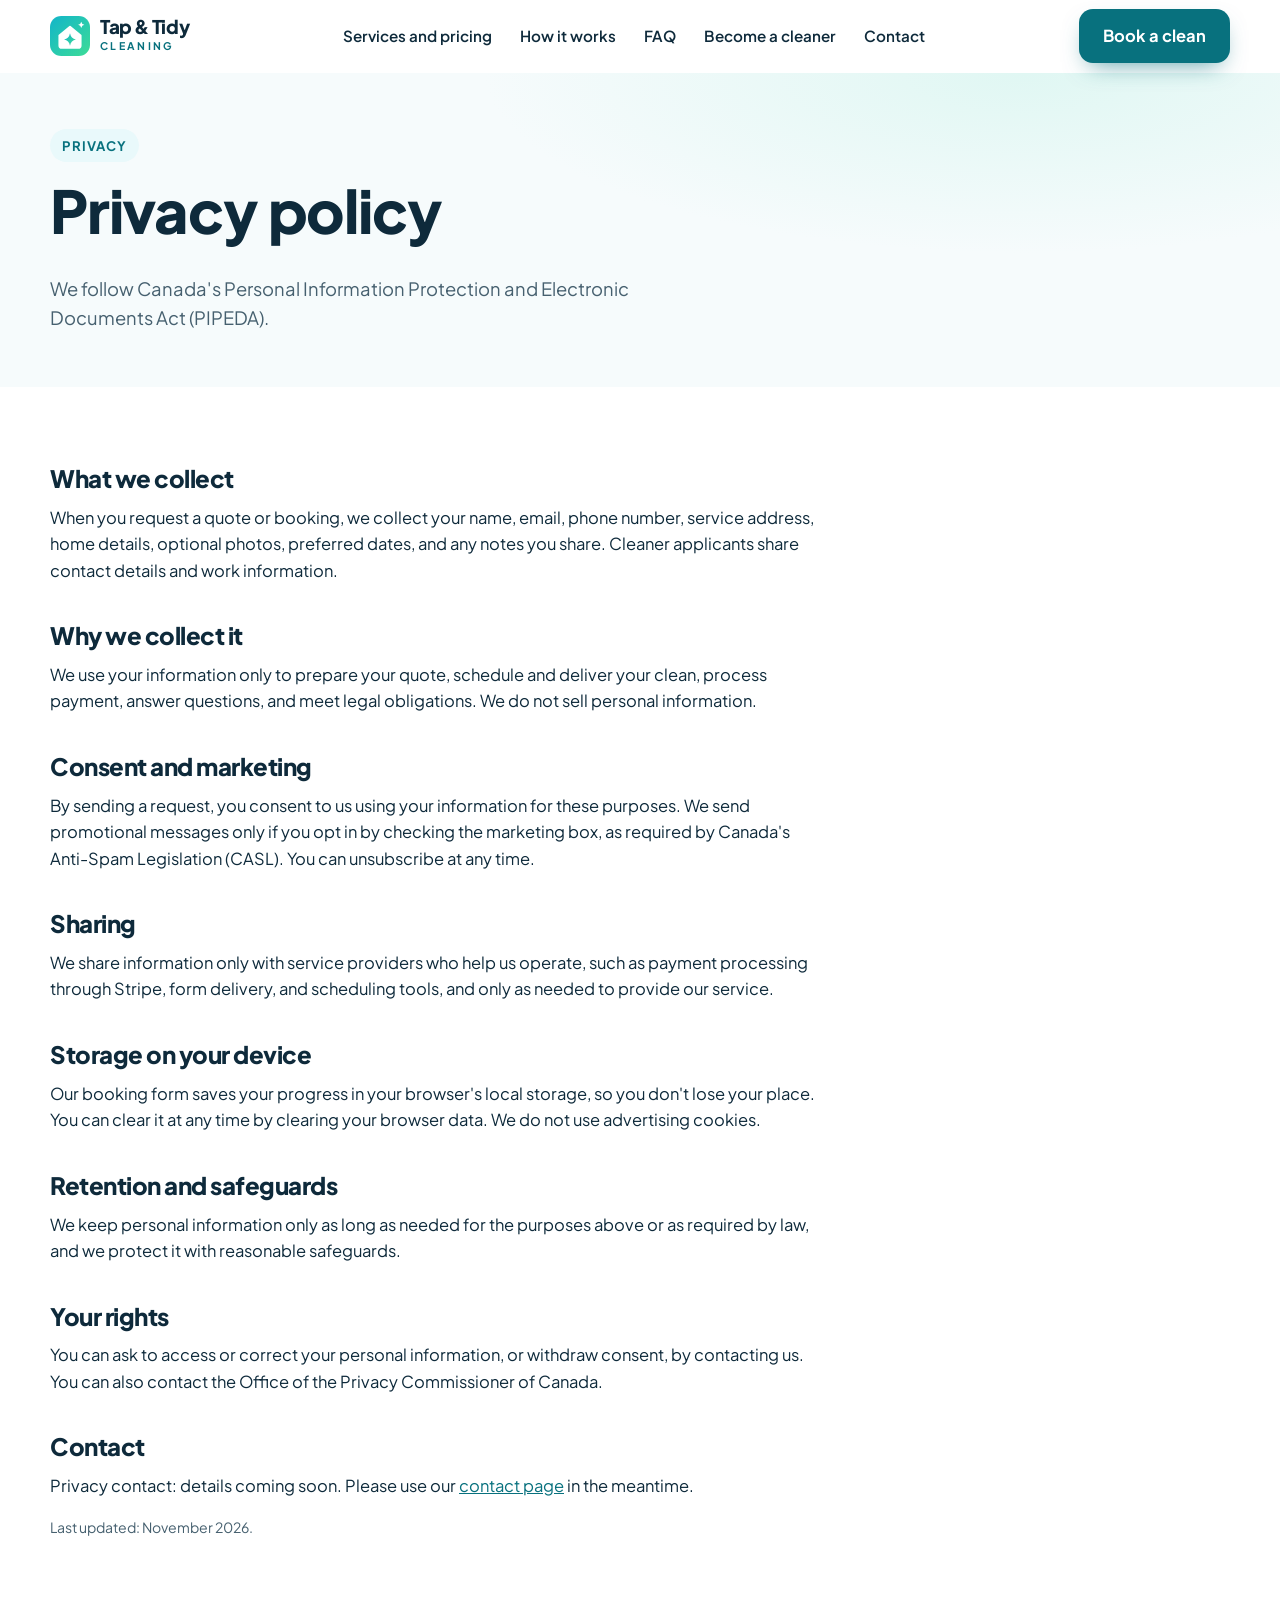
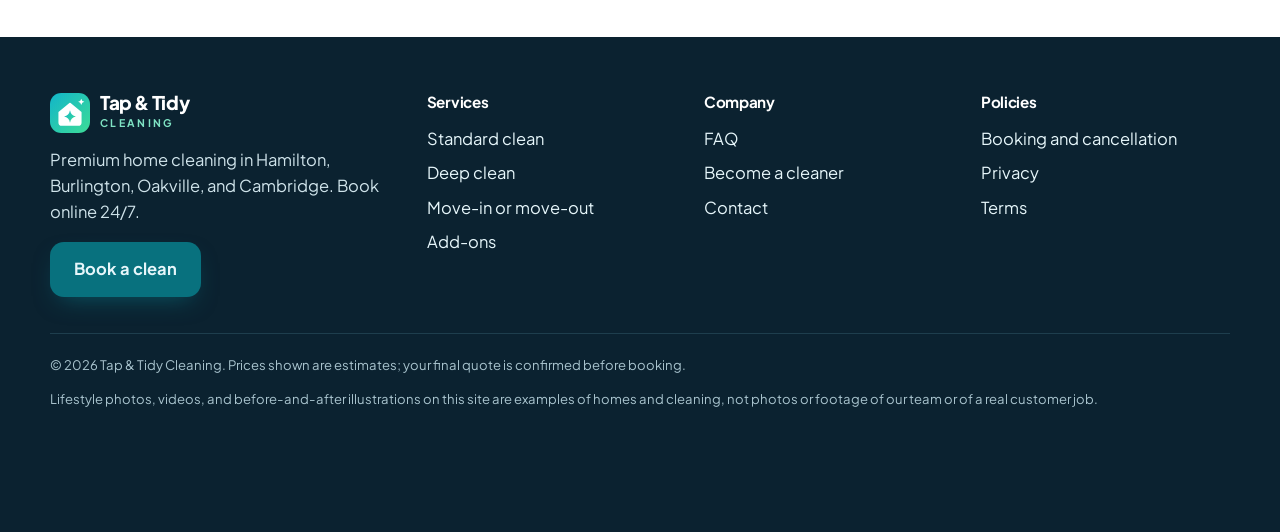
<file: privacy.html>
<!doctype html>
<html lang="en-CA" class="no-js">
<head>
<meta charset="utf-8">
<meta name="viewport" content="width=device-width, initial-scale=1, viewport-fit=cover">
<meta name="color-scheme" content="light dark">
<meta name="supported-color-schemes" content="light dark">
<meta name="darkreader-lock">
<meta name="theme-color" content="#ffffff">
<title>Privacy policy | Tap & Tidy Cleaning</title>
<meta name="description" content="How Tap & Tidy Cleaning collects, uses, and protects personal information under PIPEDA.">
<link rel="canonical" href="https://905audits.github.io/cleaning-site/privacy.html">
<meta property="og:type" content="website">
<meta property="og:title" content="Privacy policy | Tap & Tidy Cleaning">
<meta property="og:description" content="How Tap & Tidy Cleaning collects, uses, and protects personal information under PIPEDA.">
<meta property="og:image" content="https://905audits.github.io/cleaning-site/assets/img/og-1200x630.png">
<meta name="twitter:card" content="summary_large_image">
<link rel="icon" href="favicon.svg" type="image/svg+xml">
<link rel="icon" href="assets/img/favicon-32.png" sizes="32x32" type="image/png">
<link rel="apple-touch-icon" href="assets/img/apple-touch-icon.png">
<link rel="preload" href="assets/fonts/jakarta-latin.woff2" as="font" type="font/woff2" crossorigin>
<link rel="stylesheet" href="assets/css/style.css?v=5">

</head>
<body>
<a class="skip" href="#main">Skip to content</a>
<header class="site-header">
 <nav class="container nav" aria-label="Main">
  <a class="brand" href="index.html" aria-label="Tap &amp; Tidy Cleaning, home"><img src="assets/img/mark.svg" alt="" width="40" height="40"><span><b>Tap &amp; Tidy</b><small>CLEANING</small></span></a>
  <ul class="nav-links" id="nav-links"><li><a href="services.html">Services and pricing</a></li><li><a href="index.html#how">How it works</a></li><li><a href="faq.html">FAQ</a></li><li><a href="cleaners.html">Become a cleaner</a></li><li><a href="contact.html">Contact</a></li></ul>
  <div class="nav-cta">
   <a class="btn btn-primary btn-book-top" href="book.html">Book a clean</a>
   <button class="menu-btn" aria-controls="nav-links" aria-expanded="false" aria-label="Menu"><span></span><span></span><span></span></button>
  </div>
 </nav>
</header>
<main id="main"><section class="page-hero"><div class="container"><span class="eyebrow">Privacy</span><h1 style="margin-top:14px">Privacy policy</h1><p class="lead" style="max-width:680px">We follow Canada's Personal Information Protection and Electronic Documents Act (PIPEDA).</p></div></section><section style="padding-top:40px"><div class="container"><div class="prose">
<h2>What we collect</h2><p>When you request a quote or booking, we collect your name, email, phone number, service address, home details, optional photos, preferred dates, and any notes you share. Cleaner applicants share contact details and work information.</p>
<h2>Why we collect it</h2><p>We use your information only to prepare your quote, schedule and deliver your clean, process payment, answer questions, and meet legal obligations. We do not sell personal information.</p>
<h2>Consent and marketing</h2><p>By sending a request, you consent to us using your information for these purposes. We send promotional messages only if you opt in by checking the marketing box, as required by Canada's Anti-Spam Legislation (CASL). You can unsubscribe at any time.</p>
<h2>Sharing</h2><p>We share information only with service providers who help us operate, such as payment processing through Stripe, form delivery, and scheduling tools, and only as needed to provide our service.</p>
<h2>Storage on your device</h2><p>Our booking form saves your progress in your browser's local storage, so you don't lose your place. You can clear it at any time by clearing your browser data. We do not use advertising cookies.</p>
<h2>Retention and safeguards</h2><p>We keep personal information only as long as needed for the purposes above or as required by law, and we protect it with reasonable safeguards.</p>
<h2>Your rights</h2><p>You can ask to access or correct your personal information, or withdraw consent, by contacting us. You can also contact the Office of the Privacy Commissioner of Canada.</p>
<h2>Contact</h2><p>Privacy contact: details coming soon. Please use our <a href="contact.html">contact page</a> in the meantime.</p>
<p class="small muted">Last updated: November 2026.</p></div></div></section></main><footer class="site-footer">
 <div class="container">
  <div class="foot-grid">
   <div class="foot-brand"><a class="brand" href="index.html" style="color:#fff"><img src="assets/img/mark.svg" alt="" width="40" height="40"><span><b>Tap &amp; Tidy</b><small style="color:#7FE3C4">CLEANING</small></span></a>
    <p style="margin-top:14px">Premium home cleaning in Hamilton, Burlington, Oakville, and Cambridge. Book online 24/7.</p>
    <a class="btn btn-primary" href="book.html">Book a clean</a></div>
   <div><h4>Services</h4><ul><li><a href="services.html#standard">Standard clean</a></li><li><a href="services.html#deep">Deep clean</a></li><li><a href="services.html#move">Move-in or move-out</a></li><li><a href="services.html#addons">Add-ons</a></li></ul></div>
   <div><h4>Company</h4><ul><li><a href="faq.html">FAQ</a></li><li><a href="cleaners.html">Become a cleaner</a></li><li><a href="contact.html">Contact</a></li></ul></div>
   <div><h4>Policies</h4><ul><li><a href="policies.html">Booking and cancellation</a></li><li><a href="privacy.html">Privacy</a></li><li><a href="terms.html">Terms</a></li></ul></div>
  </div>
  <div class="foot-bottom">
   <p>© <span id="yr">2026</span> Tap &amp; Tidy Cleaning. Prices shown are estimates; your final quote is confirmed before booking.</p>
   <p>Lifestyle photos, videos, and before-and-after illustrations on this site are examples of homes and cleaning, not photos or footage of our team or of a real customer job.</p>
  </div>
 </div>
</footer>
<div class="mcta" role="region" aria-label="Quick booking"><a class="btn btn-ghost" href="services.html">See prices</a><a class="btn btn-primary" href="book.html">Book a clean</a></div>
<script src="assets/js/config.js?v=5"></script>
<script src="assets/js/pricing.js?v=5"></script>
<script src="assets/js/main.js?v=6"></script>

<script>document.getElementById("yr").textContent=new Date().getFullYear()</script>
</body>
</html>
</file>
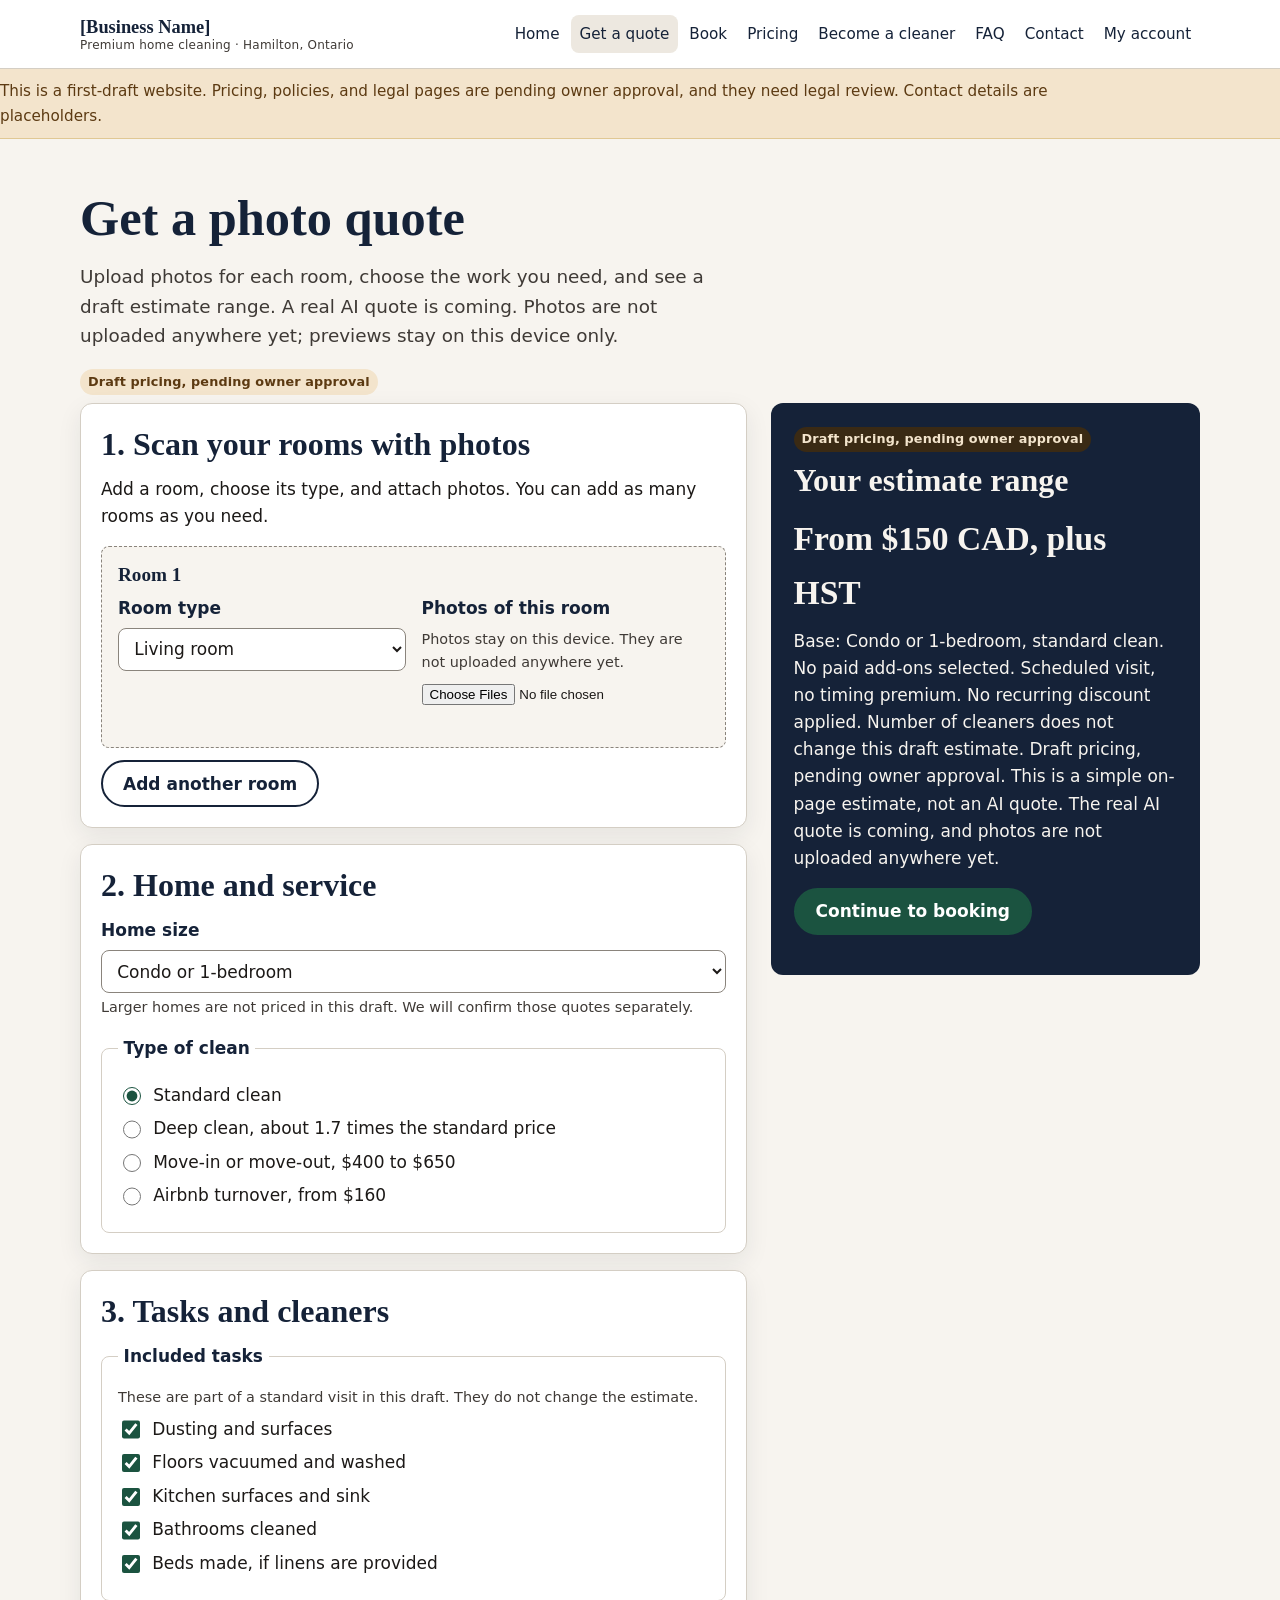
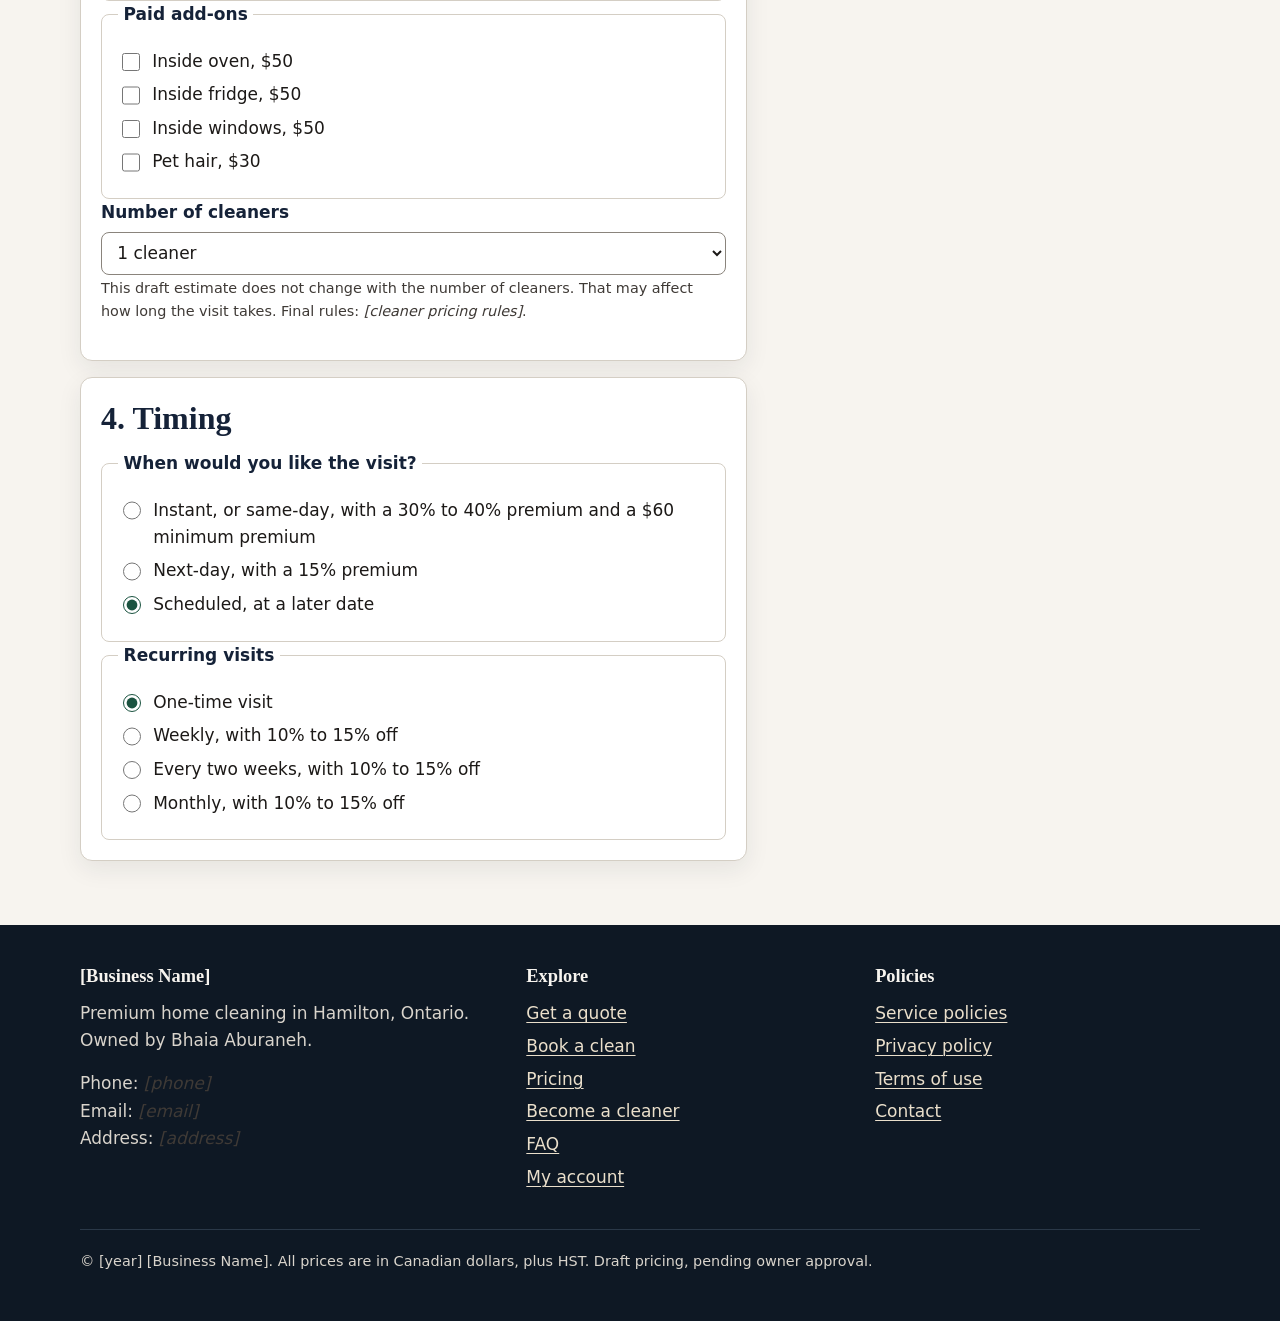
<file: quote.html>
<!DOCTYPE html>
<html lang="en">
<head>
  <meta charset="utf-8">
  <meta name="viewport" content="width=device-width, initial-scale=1">
  <title>Get a quote | [Business Name]</title>
  <meta name="description" content="Get a draft estimate for home cleaning in Hamilton, Ontario. A real AI quote is coming.">
  <link rel="stylesheet" href="css/styles.css">
</head>
<body>
  <a class="skip-link" href="#main">Skip to main content</a>
  <header class="site-header">
    <div class="header-inner">
      <a class="logo" href="index.html">[Business Name]
        <span>Premium home cleaning · Hamilton, Ontario</span>
      </a>
      <button type="button" class="nav-toggle" aria-expanded="false" aria-controls="site-nav">Menu</button>
      <nav id="site-nav" aria-label="Primary">
        <ul>
            <li><a href="index.html">Home</a></li>
            <li><a href="quote.html" aria-current="page">Get a quote</a></li>
            <li><a href="book.html">Book</a></li>
            <li><a href="pricing.html">Pricing</a></li>
            <li><a href="cleaners.html">Become a cleaner</a></li>
            <li><a href="faq.html">FAQ</a></li>
            <li><a href="contact.html">Contact</a></li>
            <li><a href="account.html">My account</a></li>
        </ul>
      </nav>
    </div>
  </header>
  <div class="draft-banner">
    <p class="wrap">This is a first-draft website. Pricing, policies, and legal pages are pending owner approval, and they need legal review. Contact details are placeholders.</p>
  </div>
  <main id="main">
    <section class="section">
      <div class="wrap">
        <h1>Get a photo quote</h1>
        <p class="lead">Upload photos for each room, choose the work you need, and see a draft estimate range. A real AI quote is coming. Photos are not uploaded anywhere yet; previews stay on this device only.</p>
        <p class="draft-note">Draft pricing, pending owner approval</p>

        <form id="quote-form" class="quote-layout" action="#" method="post">
          <div>
            <div class="form-card" style="margin-bottom:1rem;">
              <h2>1. Scan your rooms with photos</h2>
              <p>Add a room, choose its type, and attach photos. You can add as many rooms as you need.</p>
              <div id="rooms"></div>
              <button type="button" class="btn btn-light" id="add-room">Add another room</button>
            </div>

            <div class="form-card" style="margin-bottom:1rem;">
              <h2>2. Home and service</h2>
              <p>
                <label for="home-size">Home size</label>
                <select id="home-size" name="home-size">
                  <option value="condo">Condo or 1-bedroom</option>
                  <option value="two">2-bedroom</option>
                  <option value="three">3-bedroom</option>
                </select>
                <span class="hint">Larger homes are not priced in this draft. We will confirm those quotes separately.</span>
              </p>
              <fieldset>
                <legend>Type of clean</legend>
                <label class="choice"><input type="radio" name="service" value="standard" checked> Standard clean</label>
                <label class="choice"><input type="radio" name="service" value="deep"> Deep clean, about 1.7 times the standard price</label>
                <label class="choice"><input type="radio" name="service" value="move"> Move-in or move-out, $400 to $650</label>
                <label class="choice"><input type="radio" name="service" value="airbnb"> Airbnb turnover, from $160</label>
              </fieldset>
            </div>

            <div class="form-card" style="margin-bottom:1rem;">
              <h2>3. Tasks and cleaners</h2>
              <fieldset>
                <legend>Included tasks</legend>
                <p class="hint">These are part of a standard visit in this draft. They do not change the estimate.</p>
                <label class="choice"><input type="checkbox" name="included" value="dust" checked> Dusting and surfaces</label>
                <label class="choice"><input type="checkbox" name="included" value="floors" checked> Floors vacuumed and washed</label>
                <label class="choice"><input type="checkbox" name="included" value="kitchen" checked> Kitchen surfaces and sink</label>
                <label class="choice"><input type="checkbox" name="included" value="baths" checked> Bathrooms cleaned</label>
                <label class="choice"><input type="checkbox" name="included" value="beds" checked> Beds made, if linens are provided</label>
              </fieldset>
              <fieldset>
                <legend>Paid add-ons</legend>
                <label class="choice"><input type="checkbox" name="addon" data-amount="50" data-label="Inside oven" value="oven"> Inside oven, $50</label>
                <label class="choice"><input type="checkbox" name="addon" data-amount="50" data-label="Inside fridge" value="fridge"> Inside fridge, $50</label>
                <label class="choice"><input type="checkbox" name="addon" data-amount="50" data-label="Inside windows" value="windows"> Inside windows, $50</label>
                <label class="choice"><input type="checkbox" name="addon" data-amount="30" data-label="Pet hair" value="pet"> Pet hair, $30</label>
              </fieldset>
              <p>
                <label for="cleaners">Number of cleaners</label>
                <select id="cleaners" name="cleaners">
                  <option value="1">1 cleaner</option>
                  <option value="2">2 cleaners</option>
                  <option value="3">3 cleaners</option>
                </select>
                <span class="hint">This draft estimate does not change with the number of cleaners. That may affect how long the visit takes. Final rules: <span class="placeholder">[cleaner pricing rules]</span>.</span>
              </p>
            </div>

            <div class="form-card">
              <h2>4. Timing</h2>
              <fieldset>
                <legend>When would you like the visit?</legend>
                <label class="choice"><input type="radio" name="timing" value="instant"> Instant, or same-day, with a 30% to 40% premium and a $60 minimum premium</label>
                <label class="choice"><input type="radio" name="timing" value="nextday"> Next-day, with a 15% premium</label>
                <label class="choice"><input type="radio" name="timing" value="scheduled" checked> Scheduled, at a later date</label>
              </fieldset>
              <fieldset>
                <legend>Recurring visits</legend>
                <label class="choice"><input type="radio" name="recurring" value="no" checked> One-time visit</label>
                <label class="choice"><input type="radio" name="recurring" value="weekly"> Weekly, with 10% to 15% off</label>
                <label class="choice"><input type="radio" name="recurring" value="biweekly"> Every two weeks, with 10% to 15% off</label>
                <label class="choice"><input type="radio" name="recurring" value="monthly"> Monthly, with 10% to 15% off</label>
              </fieldset>
            </div>
          </div>

          <aside class="estimate-panel" aria-live="polite">
            <p class="draft-note">Draft pricing, pending owner approval</p>
            <h2>Your estimate range</h2>
            <p class="estimate-figure" id="estimate-figure">—</p>
            <p id="estimate-breakdown"></p>
            <p><a class="btn" href="book.html">Continue to booking</a></p>
          </aside>
        </form>
      </div>
    </section>
  </main>
  <footer class="site-footer">
    <div class="wrap footer-grid">
      <div>
        <h2>[Business Name]</h2>
        <p>Premium home cleaning in Hamilton, Ontario. Owned by Bhaia Aburaneh.</p>
        <p>Phone: <span class="placeholder">[phone]</span><br>
        Email: <span class="placeholder">[email]</span><br>
        Address: <span class="placeholder">[address]</span></p>
      </div>
      <div>
        <h2>Explore</h2>
        <ul>
          <li><a href="quote.html">Get a quote</a></li>
          <li><a href="book.html">Book a clean</a></li>
          <li><a href="pricing.html">Pricing</a></li>
          <li><a href="cleaners.html">Become a cleaner</a></li>
          <li><a href="faq.html">FAQ</a></li>
          <li><a href="account.html">My account</a></li>
        </ul>
      </div>
      <div>
        <h2>Policies</h2>
        <ul>
          <li><a href="policies.html">Service policies</a></li>
          <li><a href="privacy.html">Privacy policy</a></li>
          <li><a href="terms.html">Terms of use</a></li>
          <li><a href="contact.html">Contact</a></li>
        </ul>
      </div>
    </div>
    <div class="wrap copyright">
      <p>&copy; [year] [Business Name]. All prices are in Canadian dollars, plus HST. Draft pricing, pending owner approval.</p>
    </div>
  </footer>
  <script src="js/site.js"></script>
</body>
</html>
</file>
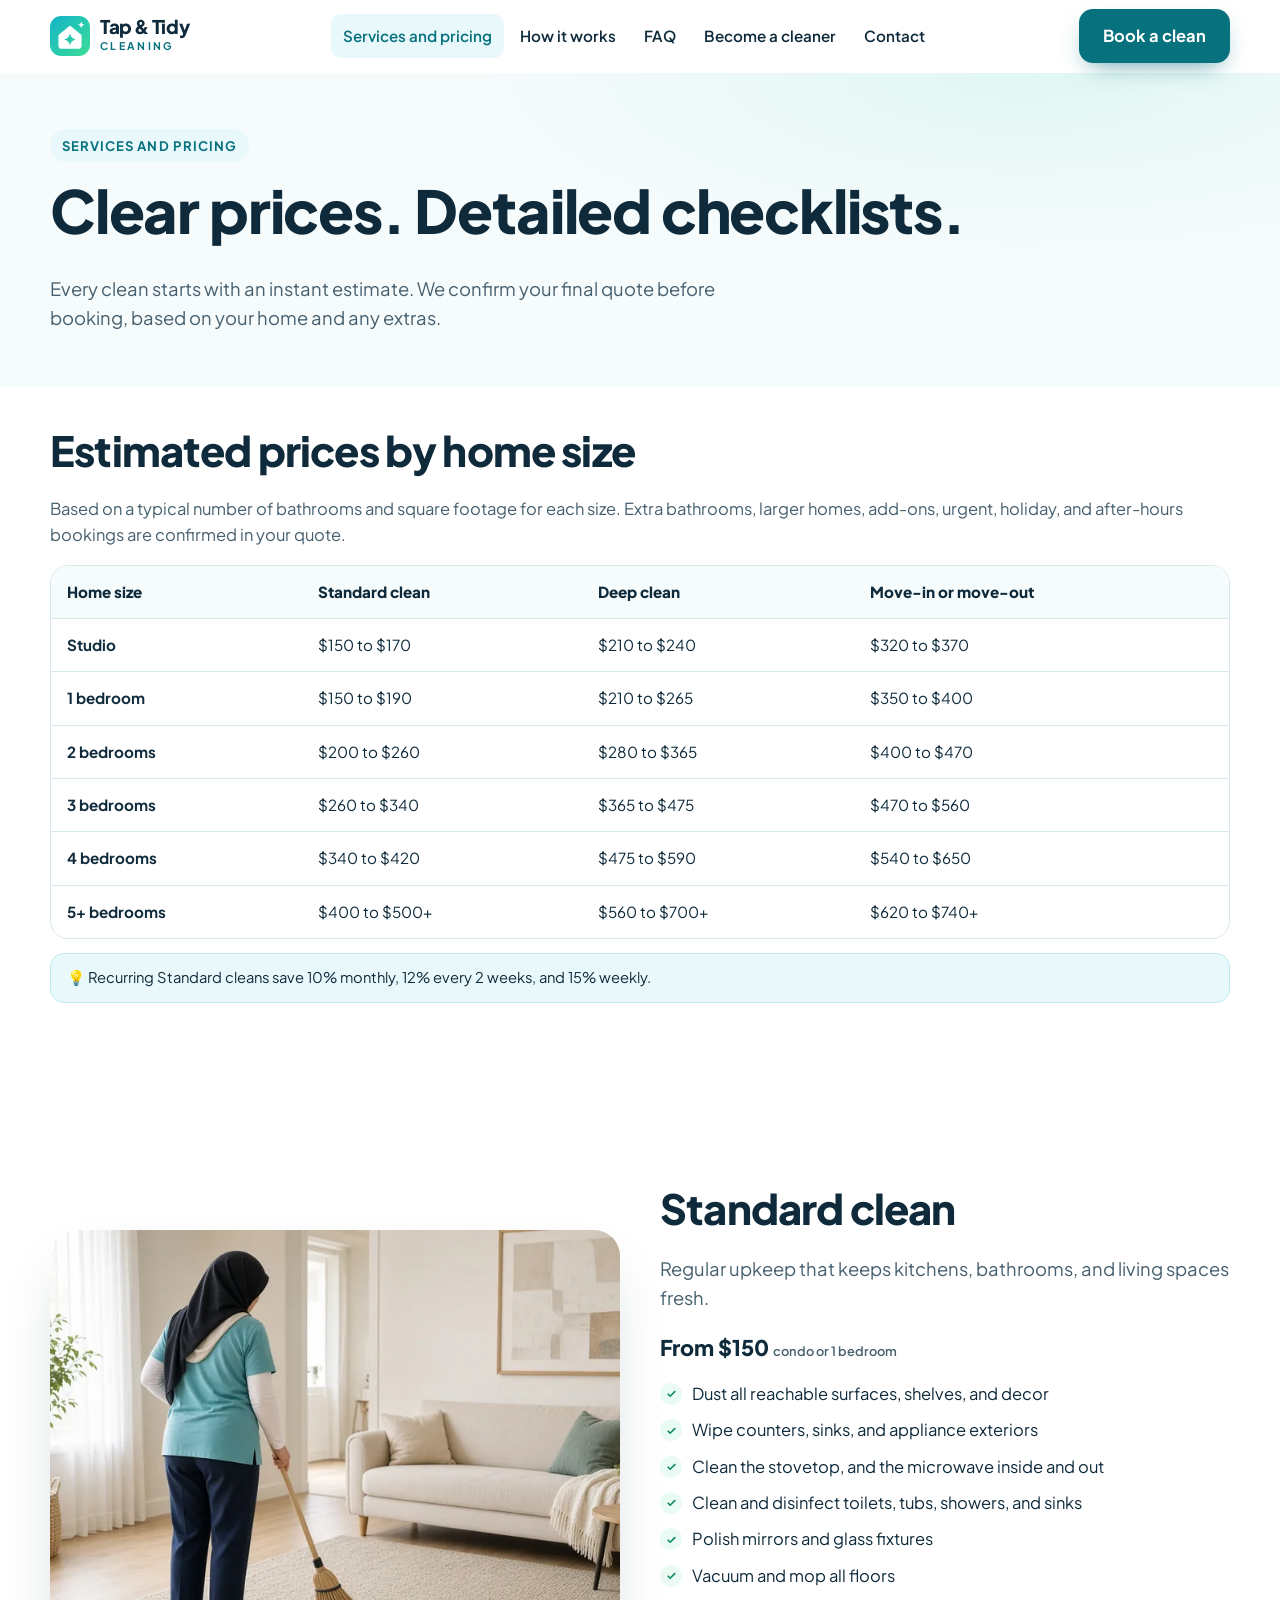
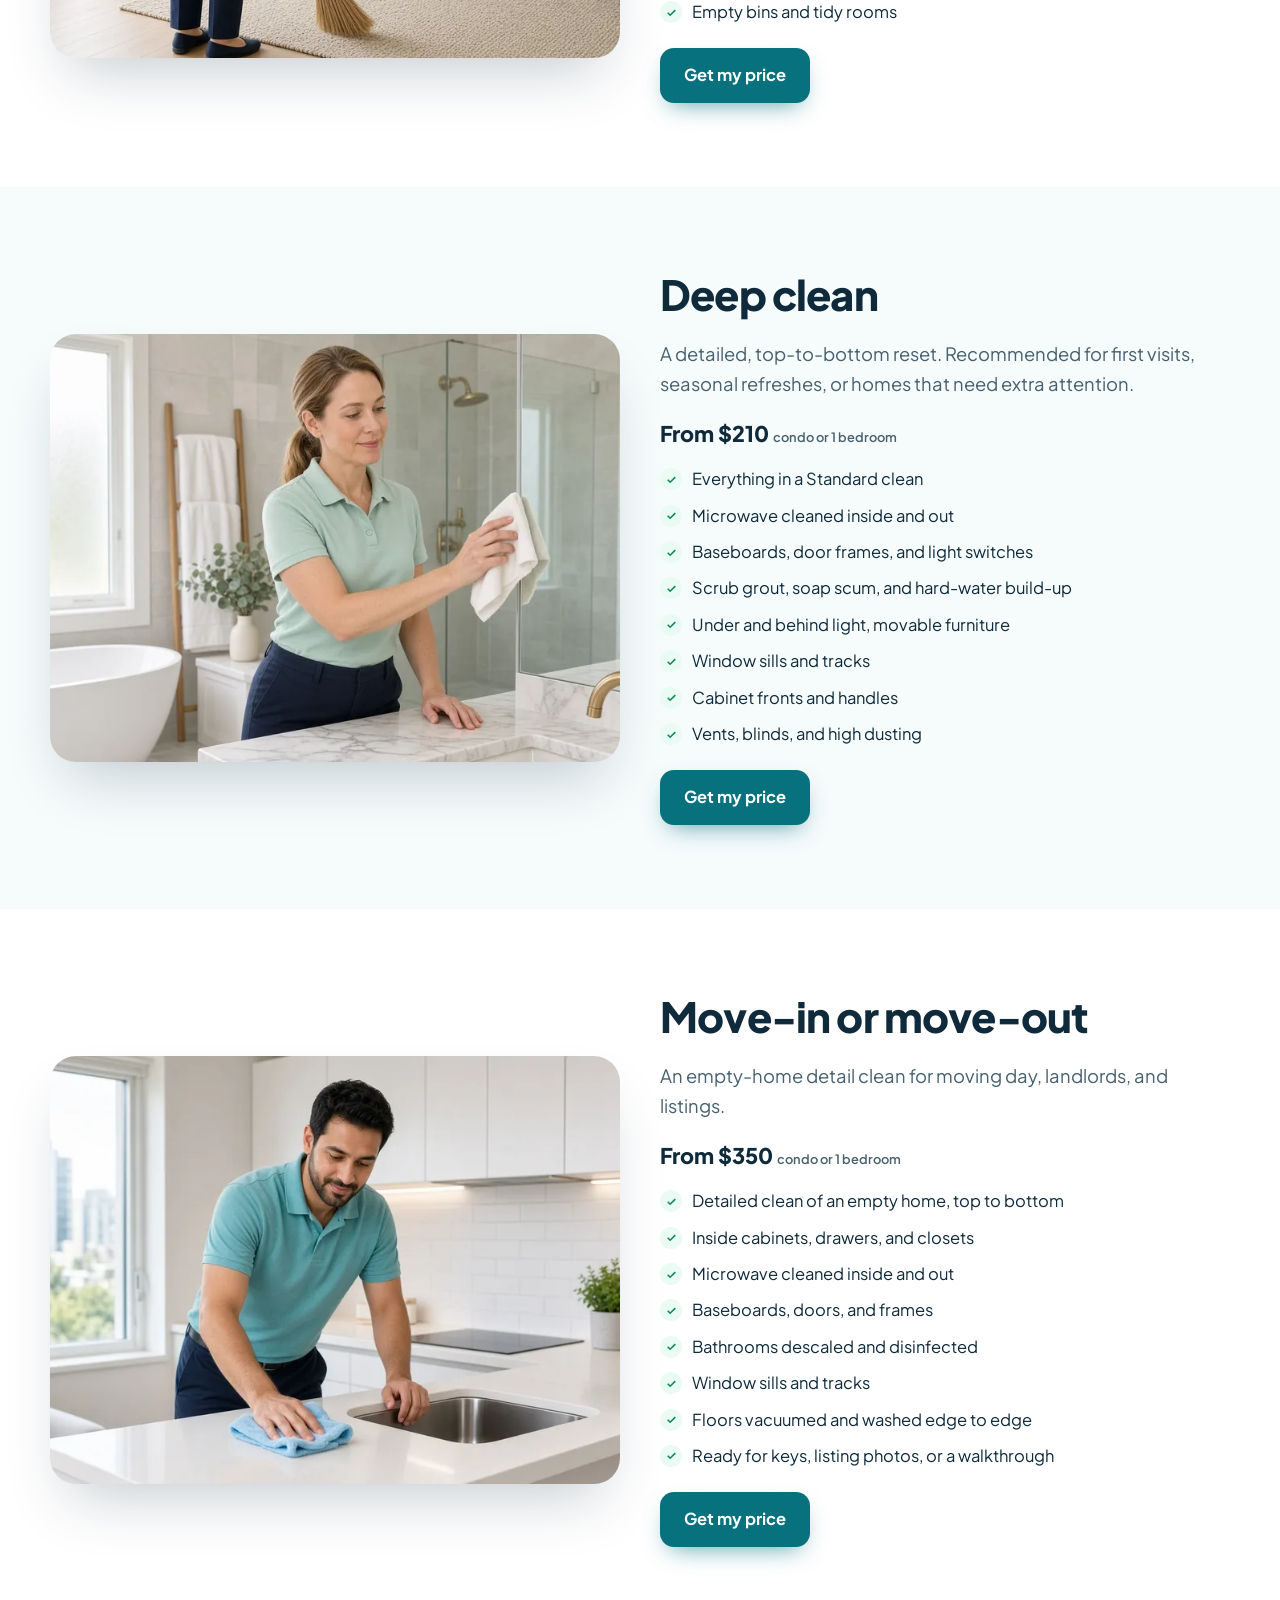
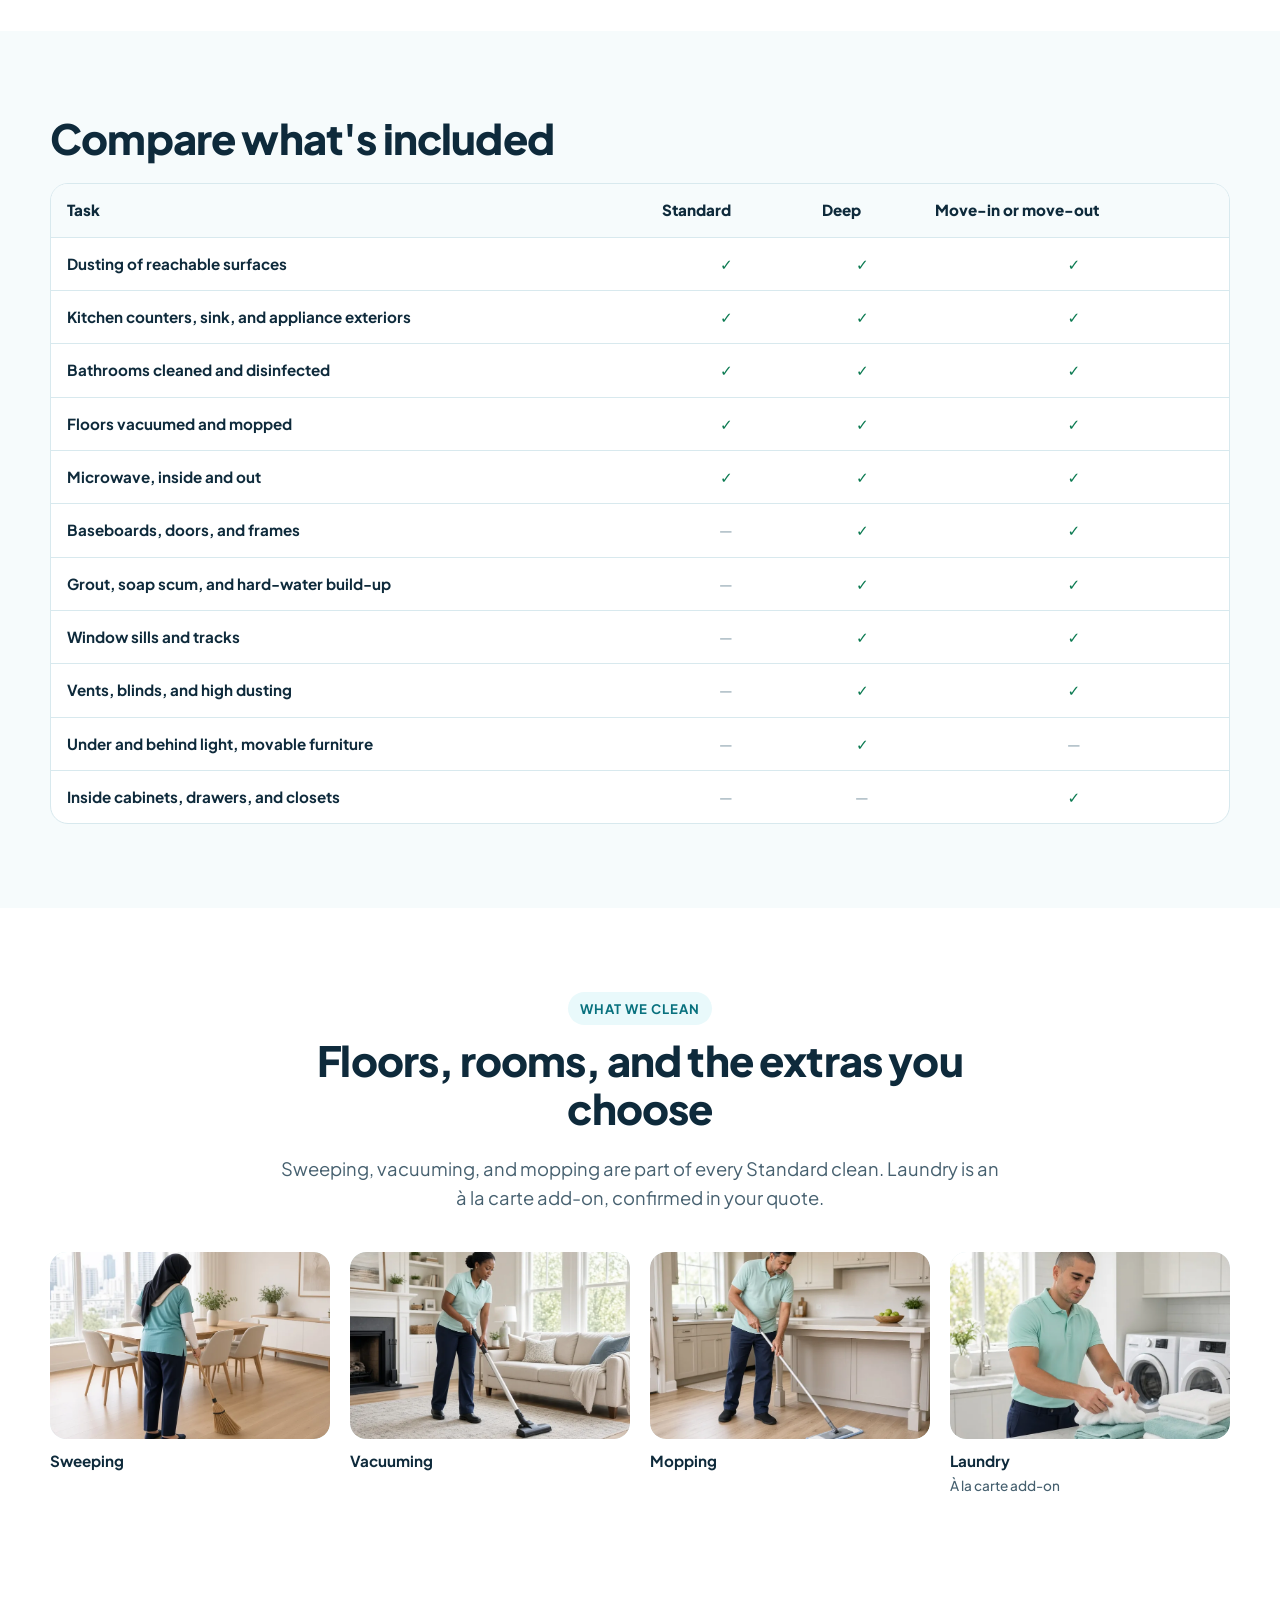
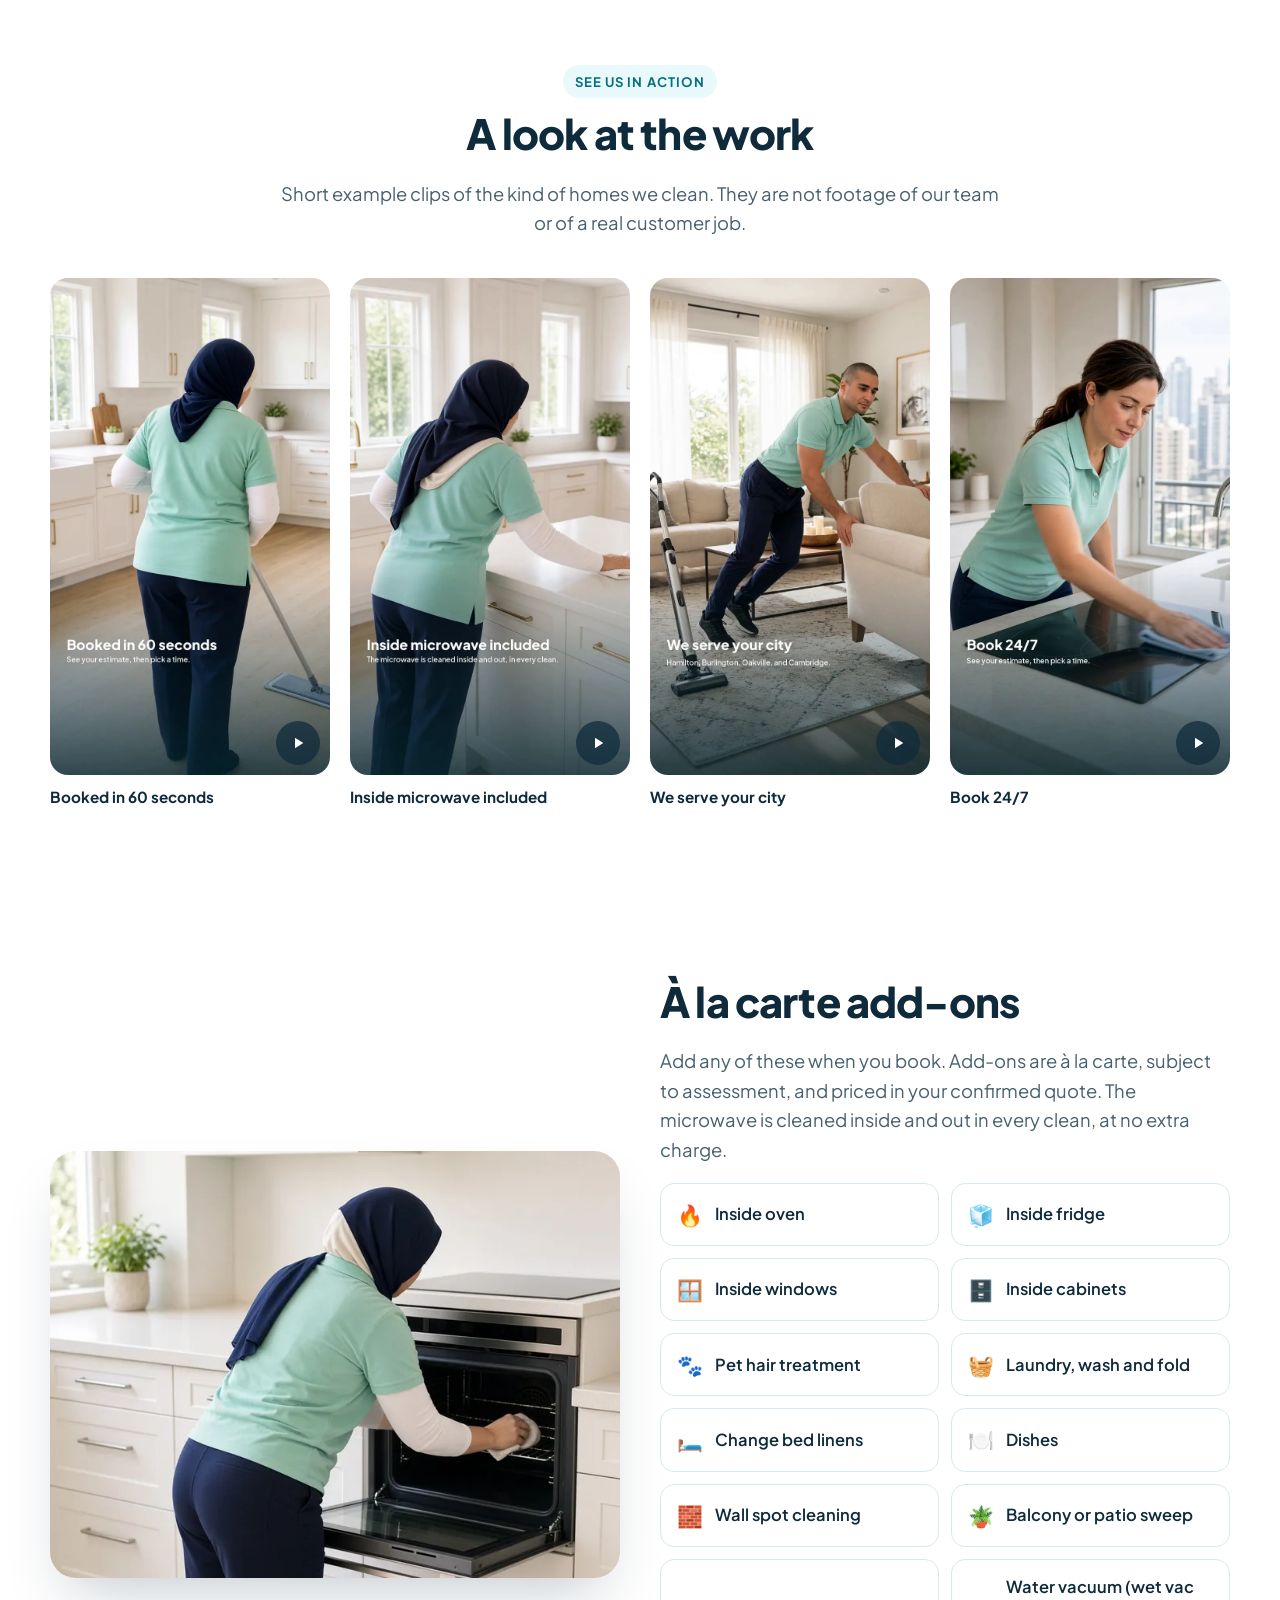
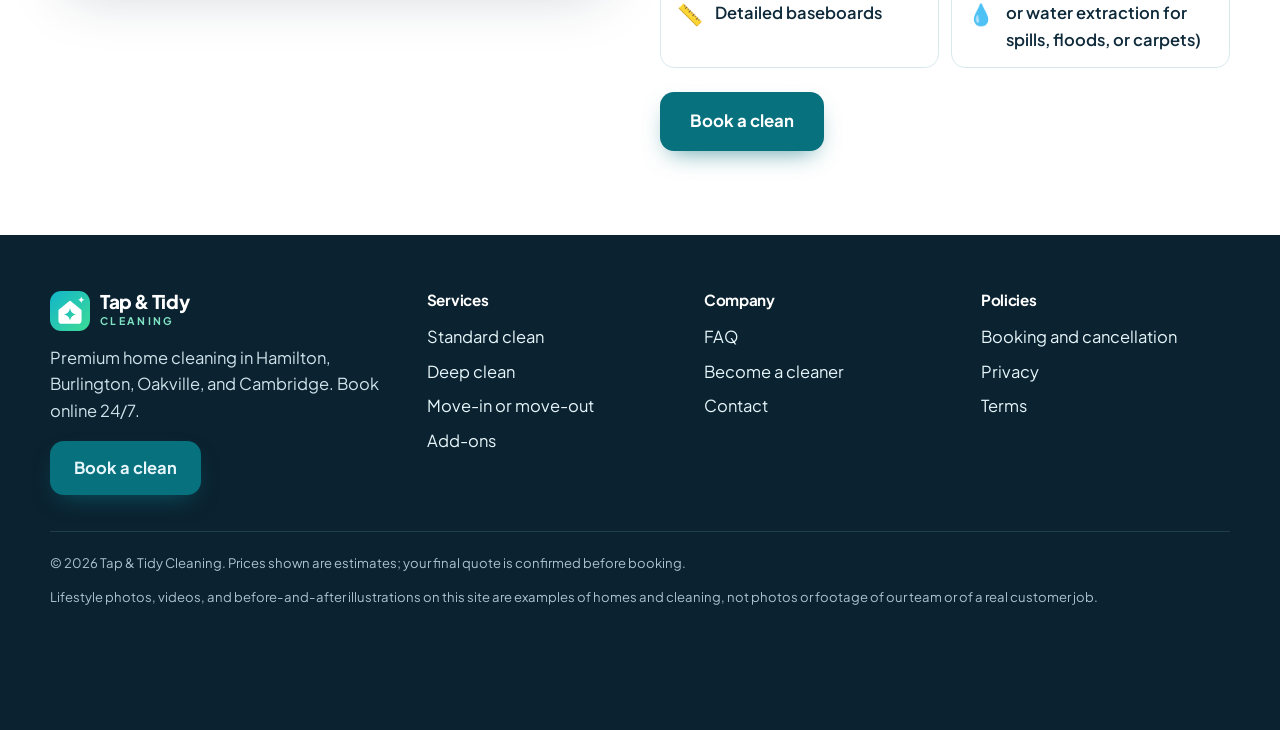
<file: services.html>
<!doctype html>
<html lang="en-CA" class="no-js">
<head>
<meta charset="utf-8">
<meta name="viewport" content="width=device-width, initial-scale=1, viewport-fit=cover">
<meta name="color-scheme" content="light dark">
<meta name="supported-color-schemes" content="light dark">
<meta name="darkreader-lock">
<meta name="theme-color" content="#ffffff">
<title>Services and pricing | Tap & Tidy Cleaning</title>
<meta name="description" content="Standard clean, deep clean, and move-in or move-out cleaning. See estimated prices by home size and what's included.">
<link rel="canonical" href="https://905audits.github.io/cleaning-site/services.html">
<meta property="og:type" content="website">
<meta property="og:title" content="Services and pricing | Tap & Tidy Cleaning">
<meta property="og:description" content="Standard clean, deep clean, and move-in or move-out cleaning. See estimated prices by home size and what's included.">
<meta property="og:image" content="https://905audits.github.io/cleaning-site/assets/img/og-1200x630.png">
<meta name="twitter:card" content="summary_large_image">
<link rel="icon" href="favicon.svg" type="image/svg+xml">
<link rel="icon" href="assets/img/favicon-32.png" sizes="32x32" type="image/png">
<link rel="apple-touch-icon" href="assets/img/apple-touch-icon.png">
<link rel="preload" href="assets/fonts/jakarta-latin.woff2" as="font" type="font/woff2" crossorigin>
<link rel="stylesheet" href="assets/css/style.css?v=11">

</head>
<body>
<a class="skip" href="#main">Skip to content</a>
<header class="site-header">
 <nav class="container nav" aria-label="Main">
  <a class="brand" href="index.html" aria-label="Tap &amp; Tidy Cleaning, home"><img src="assets/img/mark.svg" alt="" width="40" height="40"><span><b>Tap &amp; Tidy</b><small>CLEANING</small></span></a>
  <ul class="nav-links" id="nav-links"><li><a href="services.html" aria-current="page">Services and pricing</a></li><li><a href="index.html#how">How it works</a></li><li><a href="faq.html">FAQ</a></li><li><a href="cleaners.html">Become a cleaner</a></li><li><a href="contact.html">Contact</a></li></ul>
  <div class="nav-cta">
   <a class="btn btn-primary btn-book-top" href="book.html">Book a clean</a>
   <button class="menu-btn" aria-controls="nav-links" aria-expanded="false" aria-label="Menu"><span></span><span></span><span></span></button>
  </div>
 </nav>
</header>
<main id="main"><section class="page-hero"><div class="container"><span class="eyebrow">Services and pricing</span><h1 style="margin-top:14px">Clear prices. Detailed checklists.</h1><p class="lead" style="max-width:680px">Every clean starts with an instant estimate. We confirm your final quote before booking, based on your home and any extras.</p></div></section>
<section style="padding-top:40px"><div class="container"><h2>Estimated prices by home size</h2><p class="muted">Based on a typical number of bathrooms and square footage for each size. Extra bathrooms, larger homes, add-ons, urgent, holiday, and after-hours bookings are confirmed in your quote.</p><div class="table-wrap"><table><caption class="sr-only">Estimated prices by home size</caption><thead><tr><th scope="col">Home size</th><th scope="col">Standard clean</th><th scope="col">Deep clean</th><th scope="col">Move-in or move-out</th></tr></thead><tbody><tr><th scope="row">Studio</th><td>$150 to $170</td><td>$210 to $240</td><td>$320 to $370</td></tr><tr><th scope="row">1 bedroom</th><td>$150 to $190</td><td>$210 to $265</td><td>$350 to $400</td></tr><tr><th scope="row">2 bedrooms</th><td>$200 to $260</td><td>$280 to $365</td><td>$400 to $470</td></tr><tr><th scope="row">3 bedrooms</th><td>$260 to $340</td><td>$365 to $475</td><td>$470 to $560</td></tr><tr><th scope="row">4 bedrooms</th><td>$340 to $420</td><td>$475 to $590</td><td>$540 to $650</td></tr><tr><th scope="row">5+ bedrooms</th><td>$400 to $500+</td><td>$560 to $700+</td><td>$620 to $740+</td></tr></tbody></table></div>
<p class="note" style="margin-top:14px">💡 Recurring Standard cleans save 10% monthly, 12% every 2 weeks, and 15% weekly.</p></div></section>
<section id="standard" class=""><div class="container grid-2">
<div class="photo-rounded reveal" style="aspect-ratio:4/3"><picture><source type="image/webp" srcset="assets/img/hero-hijab-sweep-living-800.webp 800w, assets/img/hero-hijab-sweep-living-1600.webp 1600w" sizes="(max-width: 960px) 100vw, 50vw"><img src="assets/img/hero-hijab-sweep-living-800.jpg" srcset="assets/img/hero-hijab-sweep-living-800.jpg 800w, assets/img/hero-hijab-sweep-living-1600.jpg 1600w" sizes="(max-width: 960px) 100vw, 50vw" alt="A professional cleaner, seen from behind in an aqua uniform and a black hijab, sweeping a bright living room" width="1600" height="1067" decoding="async" loading="lazy"></picture></div>
<div class="reveal"><h2>Standard clean</h2><p class="lead">Regular upkeep that keeps kitchens, bathrooms, and living spaces fresh.</p><p class="svc-price">From $150 <small>condo or 1 bedroom</small></p><ul class="list"><li><span class="tick" aria-hidden="true"><svg viewBox="0 0 24 24"><path d="M5 12.5l4.5 4.5L19 7.5"/></svg></span><span>Dust all reachable surfaces, shelves, and decor</span></li><li><span class="tick" aria-hidden="true"><svg viewBox="0 0 24 24"><path d="M5 12.5l4.5 4.5L19 7.5"/></svg></span><span>Wipe counters, sinks, and appliance exteriors</span></li><li><span class="tick" aria-hidden="true"><svg viewBox="0 0 24 24"><path d="M5 12.5l4.5 4.5L19 7.5"/></svg></span><span>Clean the stovetop, and the microwave inside and out</span></li><li><span class="tick" aria-hidden="true"><svg viewBox="0 0 24 24"><path d="M5 12.5l4.5 4.5L19 7.5"/></svg></span><span>Clean and disinfect toilets, tubs, showers, and sinks</span></li><li><span class="tick" aria-hidden="true"><svg viewBox="0 0 24 24"><path d="M5 12.5l4.5 4.5L19 7.5"/></svg></span><span>Polish mirrors and glass fixtures</span></li><li><span class="tick" aria-hidden="true"><svg viewBox="0 0 24 24"><path d="M5 12.5l4.5 4.5L19 7.5"/></svg></span><span>Vacuum and mop all floors</span></li><li><span class="tick" aria-hidden="true"><svg viewBox="0 0 24 24"><path d="M5 12.5l4.5 4.5L19 7.5"/></svg></span><span>Empty bins and tidy rooms</span></li></ul><a class="btn btn-primary" href="book.html?service=standard">Get my price</a></div></div></section><section id="deep" class="bg-soft"><div class="container grid-2">
<div class="photo-rounded reveal" style="aspect-ratio:4/3"><picture><source type="image/webp" srcset="assets/img/hero-umc-bath-800.webp 800w, assets/img/hero-umc-bath-1600.webp 1600w" sizes="(max-width: 960px) 100vw, 50vw"><img src="assets/img/hero-umc-bath-800.jpg" srcset="assets/img/hero-umc-bath-800.jpg 800w, assets/img/hero-umc-bath-1600.jpg 1600w" sizes="(max-width: 960px) 100vw, 50vw" alt="A professional cleaner in a mint uniform polishing a marble vanity in a bright primary bathroom" width="1600" height="1067" decoding="async" loading="lazy"></picture></div>
<div class="reveal"><h2>Deep clean</h2><p class="lead">A detailed, top-to-bottom reset. Recommended for first visits, seasonal refreshes, or homes that need extra attention.</p><p class="svc-price">From $210 <small>condo or 1 bedroom</small></p><ul class="list"><li><span class="tick" aria-hidden="true"><svg viewBox="0 0 24 24"><path d="M5 12.5l4.5 4.5L19 7.5"/></svg></span><span>Everything in a Standard clean</span></li><li><span class="tick" aria-hidden="true"><svg viewBox="0 0 24 24"><path d="M5 12.5l4.5 4.5L19 7.5"/></svg></span><span>Microwave cleaned inside and out</span></li><li><span class="tick" aria-hidden="true"><svg viewBox="0 0 24 24"><path d="M5 12.5l4.5 4.5L19 7.5"/></svg></span><span>Baseboards, door frames, and light switches</span></li><li><span class="tick" aria-hidden="true"><svg viewBox="0 0 24 24"><path d="M5 12.5l4.5 4.5L19 7.5"/></svg></span><span>Scrub grout, soap scum, and hard-water build-up</span></li><li><span class="tick" aria-hidden="true"><svg viewBox="0 0 24 24"><path d="M5 12.5l4.5 4.5L19 7.5"/></svg></span><span>Under and behind light, movable furniture</span></li><li><span class="tick" aria-hidden="true"><svg viewBox="0 0 24 24"><path d="M5 12.5l4.5 4.5L19 7.5"/></svg></span><span>Window sills and tracks</span></li><li><span class="tick" aria-hidden="true"><svg viewBox="0 0 24 24"><path d="M5 12.5l4.5 4.5L19 7.5"/></svg></span><span>Cabinet fronts and handles</span></li><li><span class="tick" aria-hidden="true"><svg viewBox="0 0 24 24"><path d="M5 12.5l4.5 4.5L19 7.5"/></svg></span><span>Vents, blinds, and high dusting</span></li></ul><a class="btn btn-primary" href="book.html?service=deep">Get my price</a></div></div></section><section id="move" class=""><div class="container grid-2">
<div class="photo-rounded reveal" style="aspect-ratio:4/3"><picture><source type="image/webp" srcset="assets/img/hero-condo-kitchen-800.webp 800w, assets/img/hero-condo-kitchen-1600.webp 1600w" sizes="(max-width: 960px) 100vw, 50vw"><img src="assets/img/hero-condo-kitchen-800.jpg" srcset="assets/img/hero-condo-kitchen-800.jpg 800w, assets/img/hero-condo-kitchen-1600.jpg 1600w" sizes="(max-width: 960px) 100vw, 50vw" alt="A professional cleaner in an aqua uniform wiping a bright, modern condo kitchen" width="1600" height="1067" decoding="async" loading="lazy"></picture></div>
<div class="reveal"><h2>Move-in or move-out</h2><p class="lead">An empty-home detail clean for moving day, landlords, and listings.</p><p class="svc-price">From $350 <small>condo or 1 bedroom</small></p><ul class="list"><li><span class="tick" aria-hidden="true"><svg viewBox="0 0 24 24"><path d="M5 12.5l4.5 4.5L19 7.5"/></svg></span><span>Detailed clean of an empty home, top to bottom</span></li><li><span class="tick" aria-hidden="true"><svg viewBox="0 0 24 24"><path d="M5 12.5l4.5 4.5L19 7.5"/></svg></span><span>Inside cabinets, drawers, and closets</span></li><li><span class="tick" aria-hidden="true"><svg viewBox="0 0 24 24"><path d="M5 12.5l4.5 4.5L19 7.5"/></svg></span><span>Microwave cleaned inside and out</span></li><li><span class="tick" aria-hidden="true"><svg viewBox="0 0 24 24"><path d="M5 12.5l4.5 4.5L19 7.5"/></svg></span><span>Baseboards, doors, and frames</span></li><li><span class="tick" aria-hidden="true"><svg viewBox="0 0 24 24"><path d="M5 12.5l4.5 4.5L19 7.5"/></svg></span><span>Bathrooms descaled and disinfected</span></li><li><span class="tick" aria-hidden="true"><svg viewBox="0 0 24 24"><path d="M5 12.5l4.5 4.5L19 7.5"/></svg></span><span>Window sills and tracks</span></li><li><span class="tick" aria-hidden="true"><svg viewBox="0 0 24 24"><path d="M5 12.5l4.5 4.5L19 7.5"/></svg></span><span>Floors vacuumed and washed edge to edge</span></li><li><span class="tick" aria-hidden="true"><svg viewBox="0 0 24 24"><path d="M5 12.5l4.5 4.5L19 7.5"/></svg></span><span>Ready for keys, listing photos, or a walkthrough</span></li></ul><a class="btn btn-primary" href="book.html?service=move">Get my price</a></div></div></section>
<section class="bg-soft"><div class="container"><h2>Compare what's included</h2><div class="table-wrap"><table><caption class="sr-only">Tasks included by service</caption><thead><tr><th scope="col">Task</th><th scope="col" class="c">Standard</th><th scope="col" class="c">Deep</th><th scope="col" class="c">Move-in or move-out</th></tr></thead><tbody><tr><th scope="row">Dusting of reachable surfaces</th><td class="c"><span class="yes" aria-label="Included">✓</span></td><td class="c"><span class="yes" aria-label="Included">✓</span></td><td class="c"><span class="yes" aria-label="Included">✓</span></td></tr><tr><th scope="row">Kitchen counters, sink, and appliance exteriors</th><td class="c"><span class="yes" aria-label="Included">✓</span></td><td class="c"><span class="yes" aria-label="Included">✓</span></td><td class="c"><span class="yes" aria-label="Included">✓</span></td></tr><tr><th scope="row">Bathrooms cleaned and disinfected</th><td class="c"><span class="yes" aria-label="Included">✓</span></td><td class="c"><span class="yes" aria-label="Included">✓</span></td><td class="c"><span class="yes" aria-label="Included">✓</span></td></tr><tr><th scope="row">Floors vacuumed and mopped</th><td class="c"><span class="yes" aria-label="Included">✓</span></td><td class="c"><span class="yes" aria-label="Included">✓</span></td><td class="c"><span class="yes" aria-label="Included">✓</span></td></tr><tr><th scope="row">Microwave, inside and out</th><td class="c"><span class="yes" aria-label="Included">✓</span></td><td class="c"><span class="yes" aria-label="Included">✓</span></td><td class="c"><span class="yes" aria-label="Included">✓</span></td></tr><tr><th scope="row">Baseboards, doors, and frames</th><td class="c"><span class="no" aria-label="Not included, available as an add-on where possible">—</span></td><td class="c"><span class="yes" aria-label="Included">✓</span></td><td class="c"><span class="yes" aria-label="Included">✓</span></td></tr><tr><th scope="row">Grout, soap scum, and hard-water build-up</th><td class="c"><span class="no" aria-label="Not included, available as an add-on where possible">—</span></td><td class="c"><span class="yes" aria-label="Included">✓</span></td><td class="c"><span class="yes" aria-label="Included">✓</span></td></tr><tr><th scope="row">Window sills and tracks</th><td class="c"><span class="no" aria-label="Not included, available as an add-on where possible">—</span></td><td class="c"><span class="yes" aria-label="Included">✓</span></td><td class="c"><span class="yes" aria-label="Included">✓</span></td></tr><tr><th scope="row">Vents, blinds, and high dusting</th><td class="c"><span class="no" aria-label="Not included, available as an add-on where possible">—</span></td><td class="c"><span class="yes" aria-label="Included">✓</span></td><td class="c"><span class="yes" aria-label="Included">✓</span></td></tr><tr><th scope="row">Under and behind light, movable furniture</th><td class="c"><span class="no" aria-label="Not included, available as an add-on where possible">—</span></td><td class="c"><span class="yes" aria-label="Included">✓</span></td><td class="c"><span class="no" aria-label="Not included, available as an add-on where possible">—</span></td></tr><tr><th scope="row">Inside cabinets, drawers, and closets</th><td class="c"><span class="no" aria-label="Not included, available as an add-on where possible">—</span></td><td class="c"><span class="no" aria-label="Not included, available as an add-on where possible">—</span></td><td class="c"><span class="yes" aria-label="Included">✓</span></td></tr></tbody></table></div></div></section>
<section id="work">
 <div class="container">
  <div class="section-head center reveal"><span class="eyebrow">What we clean</span><h2 style="margin-top:12px">Floors, rooms, and the extras you choose</h2>
  <p class="lead" style="margin:0 auto">Sweeping, vacuuming, and mopping are part of every Standard clean. Laundry is an à la carte add-on, confirmed in your quote.</p></div>
  <div class="task-grid">
   <figure class="task-fig reveal"><picture><source type="image/webp" srcset="assets/img/task-sweep-800.webp 800w, assets/img/task-sweep-1600.webp 1600w" sizes="(max-width:700px) 50vw, 25vw"><img src="assets/img/task-sweep-800.jpg" srcset="assets/img/task-sweep-800.jpg 800w, assets/img/task-sweep-1600.jpg 1600w" sizes="(max-width:700px) 50vw, 25vw" alt="A professional cleaner, seen from behind in an aqua uniform and a navy hijab, sweeping a bright condo dining room" width="1600" height="1067" decoding="async" loading="lazy"></picture><figcaption>Sweeping</figcaption></figure>
   <figure class="task-fig reveal"><picture><source type="image/webp" srcset="assets/img/task-vacuum-800.webp 800w, assets/img/task-vacuum-1600.webp 1600w" sizes="(max-width:700px) 50vw, 25vw"><img src="assets/img/task-vacuum-800.jpg" srcset="assets/img/task-vacuum-800.jpg 800w, assets/img/task-vacuum-1600.jpg 1600w" sizes="(max-width:700px) 50vw, 25vw" alt="A professional cleaner in a mint uniform vacuuming a rug in a bright living room" width="1600" height="1067" decoding="async" loading="lazy"></picture><figcaption>Vacuuming</figcaption></figure>
   <figure class="task-fig reveal"><picture><source type="image/webp" srcset="assets/img/task-mop-800.webp 800w, assets/img/task-mop-1600.webp 1600w" sizes="(max-width:700px) 50vw, 25vw"><img src="assets/img/task-mop-800.jpg" srcset="assets/img/task-mop-800.jpg 800w, assets/img/task-mop-1600.jpg 1600w" sizes="(max-width:700px) 50vw, 25vw" alt="A professional cleaner in a mint uniform mopping the floor of a bright kitchen" width="1600" height="1067" decoding="async" loading="lazy"></picture><figcaption>Mopping</figcaption></figure>
   <figure class="task-fig reveal"><picture><source type="image/webp" srcset="assets/img/task-laundry-800.webp 800w, assets/img/task-laundry-1600.webp 1600w" sizes="(max-width:700px) 50vw, 25vw"><img src="assets/img/task-laundry-800.jpg" srcset="assets/img/task-laundry-800.jpg 800w, assets/img/task-laundry-1600.jpg 1600w" sizes="(max-width:700px) 50vw, 25vw" alt="A professional cleaner in a mint uniform folding fresh towels in a bright laundry room" width="1600" height="1067" decoding="async" loading="lazy"></picture><figcaption>Laundry<span>À la carte add-on</span></figcaption></figure>
  </div>
 </div>
</section>
<section id="action">
 <div class="container">
  <div class="section-head center reveal"><span class="eyebrow">See us in action</span><h2 style="margin-top:12px">A look at the work</h2>
  <p class="lead" style="margin:0 auto">Short example clips of the kind of homes we clean. They are not footage of our team or of a real customer job.</p></div>
  <div class="action-grid">
   <figure class="action-card reveal">
    <div class="action-media">
     <img class="action-poster" src="assets/img/action-booked-60s.webp" alt="" width="720" height="1280" decoding="async" aria-hidden="true">
     <video class="js-action-video" poster="assets/img/action-booked-60s.webp" preload="none" muted loop playsinline width="720" height="1280" aria-label="Example clip: a professional cleaner, seen from behind, mopping a bright kitchen. Overlay: Booked in 60 seconds.">
      <source src="assets/video/action-booked-60s.mp4" type="video/mp4">
     </video>
     <button type="button" class="action-toggle" aria-label="Pause video">
      <svg class="icon-pause" viewBox="0 0 24 24" aria-hidden="true"><rect x="6" y="5" width="4" height="14" rx="1"></rect><rect x="14" y="5" width="4" height="14" rx="1"></rect></svg>
      <svg class="icon-play" viewBox="0 0 24 24" aria-hidden="true"><path d="M8 5v14l11-7z"></path></svg>
     </button>
    </div>
    <figcaption>Booked in 60 seconds</figcaption>
   </figure>
   <figure class="action-card reveal">
    <div class="action-media">
     <img class="action-poster" src="assets/img/action-microwave.webp" alt="" width="720" height="1280" decoding="async" aria-hidden="true">
     <video class="js-action-video" poster="assets/img/action-microwave.webp" preload="none" muted loop playsinline width="720" height="1280" aria-label="Example clip: a professional cleaner, seen from behind, wiping a kitchen counter. Overlay: the microwave is cleaned inside and out, in every clean.">
      <source src="assets/video/action-microwave.mp4" type="video/mp4">
     </video>
     <button type="button" class="action-toggle" aria-label="Pause video">
      <svg class="icon-pause" viewBox="0 0 24 24" aria-hidden="true"><rect x="6" y="5" width="4" height="14" rx="1"></rect><rect x="14" y="5" width="4" height="14" rx="1"></rect></svg>
      <svg class="icon-play" viewBox="0 0 24 24" aria-hidden="true"><path d="M8 5v14l11-7z"></path></svg>
     </button>
    </div>
    <figcaption>Inside microwave included</figcaption>
   </figure>
   <figure class="action-card reveal">
    <div class="action-media">
     <img class="action-poster" src="assets/img/action-your-city.webp" alt="" width="720" height="1280" decoding="async" aria-hidden="true">
     <video class="js-action-video" poster="assets/img/action-your-city.webp" preload="none" muted loop playsinline width="720" height="1280" aria-label="Example clip: a professional cleaner sliding an armchair to vacuum a living-room rug. Overlay: we serve Hamilton, Burlington, Oakville, and Cambridge.">
      <source src="assets/video/action-your-city.mp4" type="video/mp4">
     </video>
     <button type="button" class="action-toggle" aria-label="Pause video">
      <svg class="icon-pause" viewBox="0 0 24 24" aria-hidden="true"><rect x="6" y="5" width="4" height="14" rx="1"></rect><rect x="14" y="5" width="4" height="14" rx="1"></rect></svg>
      <svg class="icon-play" viewBox="0 0 24 24" aria-hidden="true"><path d="M8 5v14l11-7z"></path></svg>
     </button>
    </div>
    <figcaption>We serve your city</figcaption>
   </figure>
   <figure class="action-card reveal">
    <div class="action-media">
     <img class="action-poster" src="assets/img/action-book-24-7.webp" alt="" width="720" height="1280" decoding="async" aria-hidden="true">
     <video class="js-action-video" poster="assets/img/action-book-24-7.webp" preload="none" muted loop playsinline width="720" height="1280" aria-label="Example clip: a professional cleaner wiping a condo cooktop. Overlay: Book 24/7.">
      <source src="assets/video/action-book-24-7.mp4" type="video/mp4">
     </video>
     <button type="button" class="action-toggle" aria-label="Pause video">
      <svg class="icon-pause" viewBox="0 0 24 24" aria-hidden="true"><rect x="6" y="5" width="4" height="14" rx="1"></rect><rect x="14" y="5" width="4" height="14" rx="1"></rect></svg>
      <svg class="icon-play" viewBox="0 0 24 24" aria-hidden="true"><path d="M8 5v14l11-7z"></path></svg>
     </button>
    </div>
    <figcaption>Book 24/7</figcaption>
   </figure>
  </div>
 </div>
</section>
<section id="addons"><div class="container grid-2">
  <div class="photo-rounded reveal" style="aspect-ratio:4/3"><picture><source type="image/webp" srcset="assets/img/hero-hijab-oven-800.webp 800w, assets/img/hero-hijab-oven-1600.webp 1600w" sizes="(max-width:960px) 100vw, 50vw"><img src="assets/img/hero-hijab-oven-800.jpg" srcset="assets/img/hero-hijab-oven-800.jpg 800w, assets/img/hero-hijab-oven-1600.jpg 1600w" sizes="(max-width:960px) 100vw, 50vw" alt="A professional cleaner, seen from behind in a mint uniform and a navy hijab, wiping the inside of an open oven. Inside-oven cleaning is an add-on." width="1600" height="1067" decoding="async" loading="lazy"></picture></div>
  <div class="reveal"><h2>À la carte add-ons</h2><p class="lead">Add any of these when you book. Add-ons are à la carte, subject to assessment, and priced in your confirmed quote. The microwave is cleaned inside and out in every clean, at no extra charge.</p><div class="addon-grid" style="margin:18px 0 24px"><div class="addon-pill"><span class="em" aria-hidden="true">🔥</span>Inside oven</div><div class="addon-pill"><span class="em" aria-hidden="true">🧊</span>Inside fridge</div><div class="addon-pill"><span class="em" aria-hidden="true">🪟</span>Inside windows</div><div class="addon-pill"><span class="em" aria-hidden="true">🗄️</span>Inside cabinets</div><div class="addon-pill"><span class="em" aria-hidden="true">🐾</span>Pet hair treatment</div><div class="addon-pill"><span class="em" aria-hidden="true">🧺</span>Laundry, wash and fold</div><div class="addon-pill"><span class="em" aria-hidden="true">🛏️</span>Change bed linens</div><div class="addon-pill"><span class="em" aria-hidden="true">🍽️</span>Dishes</div><div class="addon-pill"><span class="em" aria-hidden="true">🧱</span>Wall spot cleaning</div><div class="addon-pill"><span class="em" aria-hidden="true">🪴</span>Balcony or patio sweep</div><div class="addon-pill"><span class="em" aria-hidden="true">📏</span>Detailed baseboards</div><div class="addon-pill"><span class="em" aria-hidden="true">💧</span>Water vacuum (wet vac or water extraction for spills, floods, or carpets)</div></div><a class="btn btn-primary btn-lg" href="book.html">Book a clean</a></div></div></section>
</main><footer class="site-footer">
 <div class="container">
  <div class="foot-grid">
   <div class="foot-brand"><a class="brand" href="index.html" style="color:#fff"><img src="assets/img/mark.svg" alt="" width="40" height="40"><span><b>Tap &amp; Tidy</b><small style="color:#7FE3C4">CLEANING</small></span></a>
    <p style="margin-top:14px">Premium home cleaning in Hamilton, Burlington, Oakville, and Cambridge. Book online 24/7.</p>
    <a class="btn btn-primary" href="book.html">Book a clean</a></div>
   <div><h4>Services</h4><ul><li><a href="services.html#standard">Standard clean</a></li><li><a href="services.html#deep">Deep clean</a></li><li><a href="services.html#move">Move-in or move-out</a></li><li><a href="services.html#addons">Add-ons</a></li></ul></div>
   <div><h4>Company</h4><ul><li><a href="faq.html">FAQ</a></li><li><a href="cleaners.html">Become a cleaner</a></li><li><a href="contact.html">Contact</a></li></ul></div>
   <div><h4>Policies</h4><ul><li><a href="policies.html">Booking and cancellation</a></li><li><a href="privacy.html">Privacy</a></li><li><a href="terms.html">Terms</a></li></ul></div>
  </div>
  <div class="foot-bottom">
   <p>© <span id="yr">2026</span> Tap &amp; Tidy Cleaning. Prices shown are estimates; your final quote is confirmed before booking.</p>
   <p>Lifestyle photos, videos, and before-and-after illustrations on this site are examples of homes and cleaning, not photos or footage of our team or of a real customer job.</p>
  </div>
 </div>
</footer>
<div class="mcta" role="region" aria-label="Quick booking"><a class="btn btn-ghost" href="services.html">See prices</a><a class="btn btn-primary" href="book.html">Book a clean</a></div>
<script src="assets/js/config.js?v=5"></script>
<script src="assets/js/pricing.js?v=5"></script>
<script src="assets/js/main.js?v=6"></script>

<script>document.getElementById("yr").textContent=new Date().getFullYear()</script>
</body>
</html>
</file>
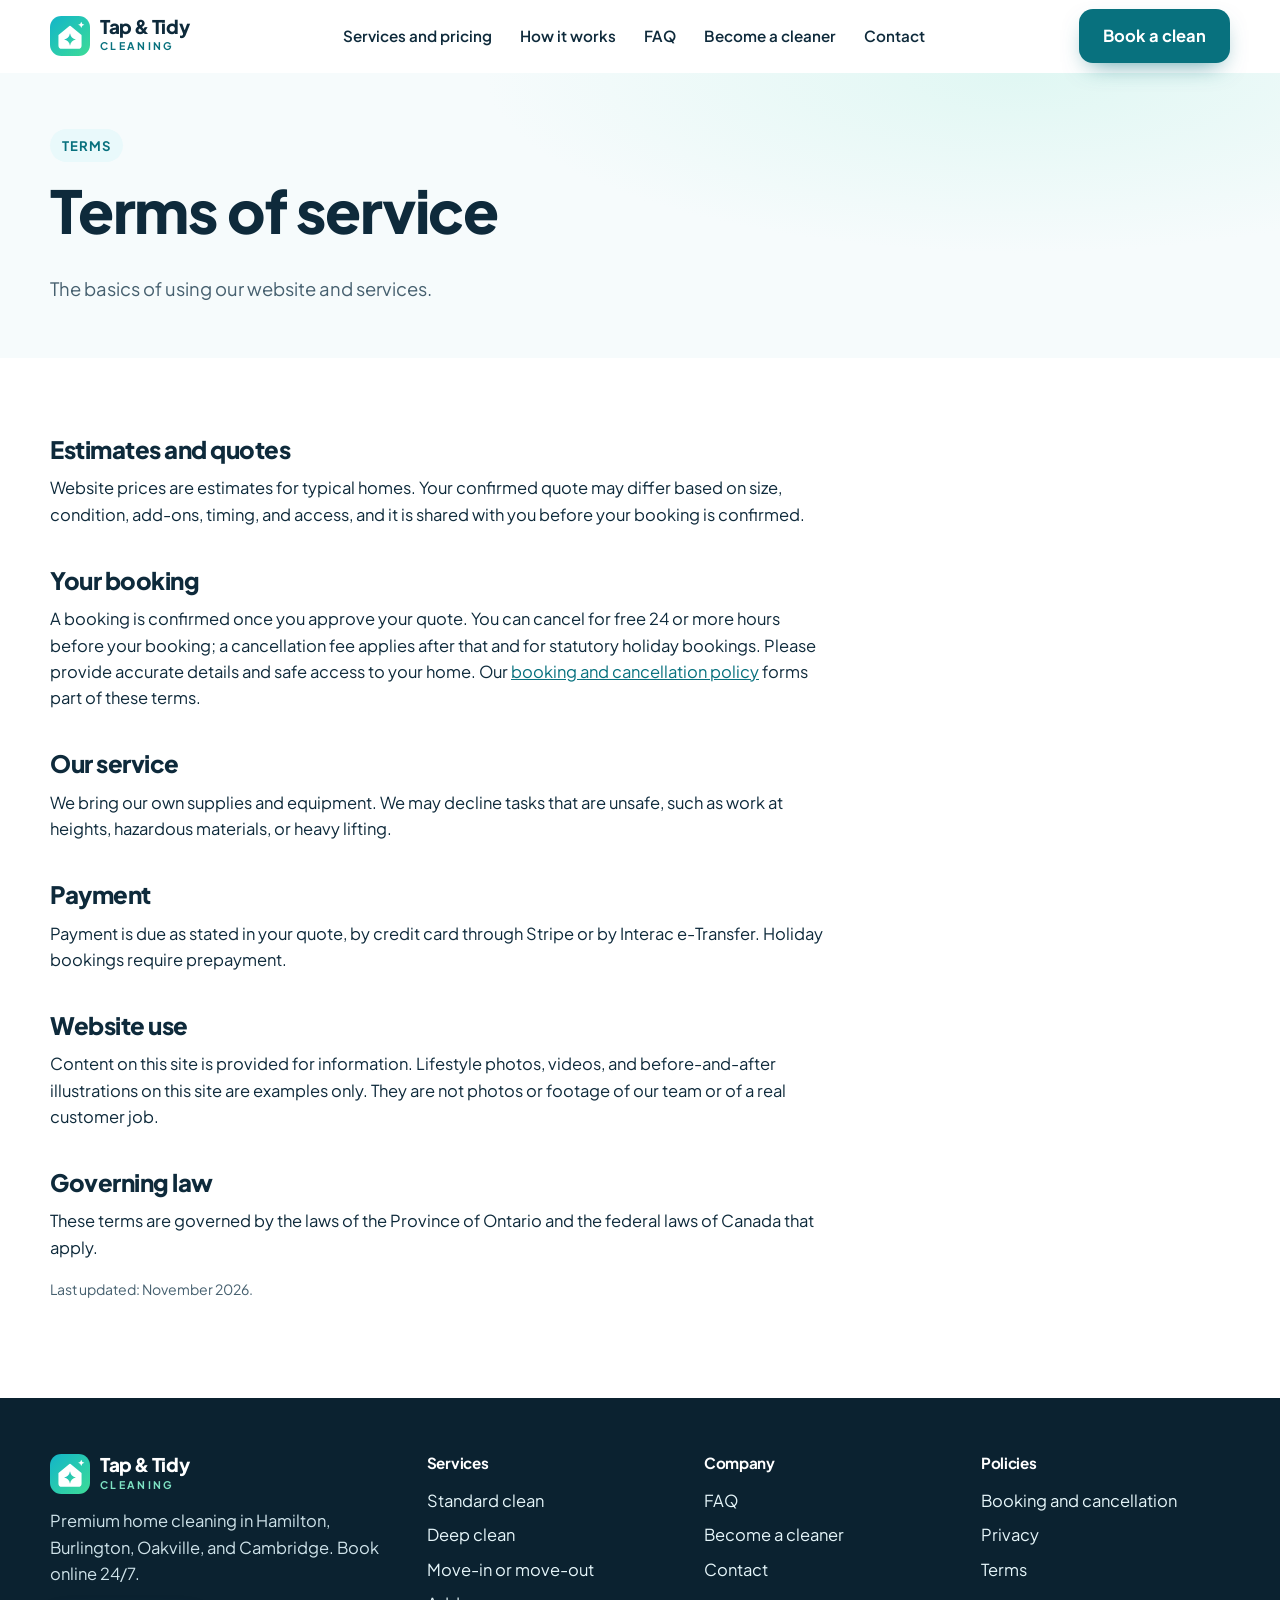
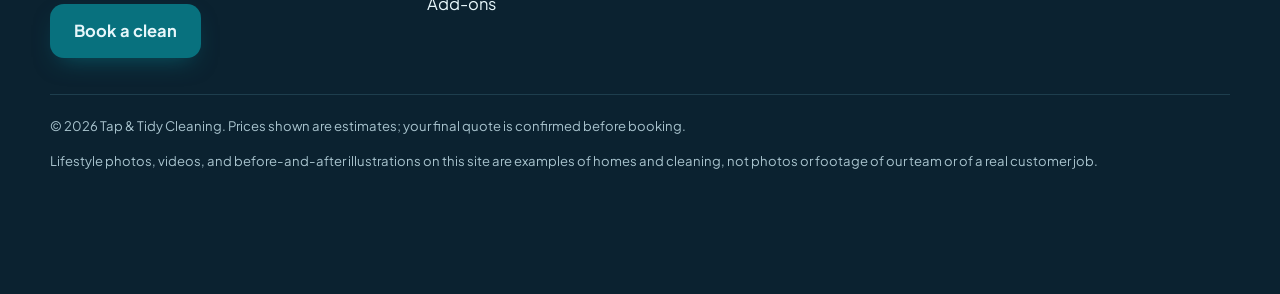
<file: terms.html>
<!doctype html>
<html lang="en-CA" class="no-js">
<head>
<meta charset="utf-8">
<meta name="viewport" content="width=device-width, initial-scale=1, viewport-fit=cover">
<meta name="color-scheme" content="light dark">
<meta name="supported-color-schemes" content="light dark">
<meta name="darkreader-lock">
<meta name="theme-color" content="#ffffff">
<title>Terms of service | Tap & Tidy Cleaning</title>
<meta name="description" content="Terms of service for Tap & Tidy Cleaning.">
<link rel="canonical" href="https://905audits.github.io/cleaning-site/terms.html">
<meta property="og:type" content="website">
<meta property="og:title" content="Terms of service | Tap & Tidy Cleaning">
<meta property="og:description" content="Terms of service for Tap & Tidy Cleaning.">
<meta property="og:image" content="https://905audits.github.io/cleaning-site/assets/img/og-1200x630.png">
<meta name="twitter:card" content="summary_large_image">
<link rel="icon" href="favicon.svg" type="image/svg+xml">
<link rel="icon" href="assets/img/favicon-32.png" sizes="32x32" type="image/png">
<link rel="apple-touch-icon" href="assets/img/apple-touch-icon.png">
<link rel="preload" href="assets/fonts/jakarta-latin.woff2" as="font" type="font/woff2" crossorigin>
<link rel="stylesheet" href="assets/css/style.css?v=5">

</head>
<body>
<a class="skip" href="#main">Skip to content</a>
<header class="site-header">
 <nav class="container nav" aria-label="Main">
  <a class="brand" href="index.html" aria-label="Tap &amp; Tidy Cleaning, home"><img src="assets/img/mark.svg" alt="" width="40" height="40"><span><b>Tap &amp; Tidy</b><small>CLEANING</small></span></a>
  <ul class="nav-links" id="nav-links"><li><a href="services.html">Services and pricing</a></li><li><a href="index.html#how">How it works</a></li><li><a href="faq.html">FAQ</a></li><li><a href="cleaners.html">Become a cleaner</a></li><li><a href="contact.html">Contact</a></li></ul>
  <div class="nav-cta">
   <a class="btn btn-primary btn-book-top" href="book.html">Book a clean</a>
   <button class="menu-btn" aria-controls="nav-links" aria-expanded="false" aria-label="Menu"><span></span><span></span><span></span></button>
  </div>
 </nav>
</header>
<main id="main"><section class="page-hero"><div class="container"><span class="eyebrow">Terms</span><h1 style="margin-top:14px">Terms of service</h1><p class="lead" style="max-width:680px">The basics of using our website and services.</p></div></section><section style="padding-top:40px"><div class="container"><div class="prose">
<h2>Estimates and quotes</h2><p>Website prices are estimates for typical homes. Your confirmed quote may differ based on size, condition, add-ons, timing, and access, and it is shared with you before your booking is confirmed.</p>
<h2>Your booking</h2><p>A booking is confirmed once you approve your quote. You can cancel for free 24 or more hours before your booking; a cancellation fee applies after that and for statutory holiday bookings. Please provide accurate details and safe access to your home. Our <a href="policies.html">booking and cancellation policy</a> forms part of these terms.</p>
<h2>Our service</h2><p>We bring our own supplies and equipment. We may decline tasks that are unsafe, such as work at heights, hazardous materials, or heavy lifting.</p>
<h2>Payment</h2><p>Payment is due as stated in your quote, by credit card through Stripe or by Interac e-Transfer. Holiday bookings require prepayment.</p>
<h2>Website use</h2><p>Content on this site is provided for information. Lifestyle photos, videos, and before-and-after illustrations on this site are examples only. They are not photos or footage of our team or of a real customer job.</p>
<h2>Governing law</h2><p>These terms are governed by the laws of the Province of Ontario and the federal laws of Canada that apply.</p>
<p class="small muted">Last updated: November 2026.</p></div></div></section></main><footer class="site-footer">
 <div class="container">
  <div class="foot-grid">
   <div class="foot-brand"><a class="brand" href="index.html" style="color:#fff"><img src="assets/img/mark.svg" alt="" width="40" height="40"><span><b>Tap &amp; Tidy</b><small style="color:#7FE3C4">CLEANING</small></span></a>
    <p style="margin-top:14px">Premium home cleaning in Hamilton, Burlington, Oakville, and Cambridge. Book online 24/7.</p>
    <a class="btn btn-primary" href="book.html">Book a clean</a></div>
   <div><h4>Services</h4><ul><li><a href="services.html#standard">Standard clean</a></li><li><a href="services.html#deep">Deep clean</a></li><li><a href="services.html#move">Move-in or move-out</a></li><li><a href="services.html#addons">Add-ons</a></li></ul></div>
   <div><h4>Company</h4><ul><li><a href="faq.html">FAQ</a></li><li><a href="cleaners.html">Become a cleaner</a></li><li><a href="contact.html">Contact</a></li></ul></div>
   <div><h4>Policies</h4><ul><li><a href="policies.html">Booking and cancellation</a></li><li><a href="privacy.html">Privacy</a></li><li><a href="terms.html">Terms</a></li></ul></div>
  </div>
  <div class="foot-bottom">
   <p>© <span id="yr">2026</span> Tap &amp; Tidy Cleaning. Prices shown are estimates; your final quote is confirmed before booking.</p>
   <p>Lifestyle photos, videos, and before-and-after illustrations on this site are examples of homes and cleaning, not photos or footage of our team or of a real customer job.</p>
  </div>
 </div>
</footer>
<div class="mcta" role="region" aria-label="Quick booking"><a class="btn btn-ghost" href="services.html">See prices</a><a class="btn btn-primary" href="book.html">Book a clean</a></div>
<script src="assets/js/config.js?v=5"></script>
<script src="assets/js/pricing.js?v=5"></script>
<script src="assets/js/main.js?v=6"></script>

<script>document.getElementById("yr").textContent=new Date().getFullYear()</script>
</body>
</html>
</file>
<file: assets/css/style.css>
@font-face{font-family:"Jakarta";src:url("../fonts/jakarta-latin.woff2") format("woff2");font-weight:200 800;font-display:swap}
:root,html{color-scheme:light dark}
@media (prefers-color-scheme:dark){:root,html{color-scheme:light dark}html,body{background:#fff!important;color:#0E2A3B!important}input,select,textarea,button,dialog{color-scheme:light}}
:root{--ink:#0E2A3B;--muted:#46606F;--brand:#08717E;--brand-d:#065A65;--aqua:#12B5C9;--mint:#3DDC97;--aqua-50:#E9F9FB;--mint-50:#EAFBF3;--line:#D8E9EE;--bg:#F6FBFC;--white:#fff;--warn:#8A4B00;--warn-bg:#FFF5E6;--err:#B42318;--r:18px;--shadow:0 10px 30px -12px rgba(14,42,59,.18);--shadow-lg:0 30px 60px -20px rgba(14,42,59,.25);--grad:linear-gradient(135deg,#12B5C9,#3DDC97)}
*{box-sizing:border-box}
html{scroll-behavior:smooth;-webkit-text-size-adjust:100%}
body{margin:0;font-family:"Jakarta",system-ui,-apple-system,"Segoe UI",Roboto,sans-serif;color:var(--ink);background:#fff;line-height:1.6;font-size:16.5px;-webkit-font-smoothing:antialiased}
img{max-width:100%;display:block}
a{color:var(--brand)}
a:hover{color:var(--brand-d)}
h1,h2,h3,h4{line-height:1.15;letter-spacing:-.02em;margin:0 0 .5em}
h1{font-size:clamp(2.1rem,5.5vw,3.7rem);font-weight:800}
h2{font-size:clamp(1.7rem,3.6vw,2.6rem);font-weight:800}
h3{font-size:1.2rem;font-weight:700}
p{margin:0 0 1em}
.container{width:min(1180px,100% - 40px);margin-inline:auto}
.skip{position:absolute;left:-999px;top:8px;background:var(--ink);color:#fff;padding:10px 16px;border-radius:10px;z-index:999}
.skip:focus{left:12px}
:focus-visible{outline:3px solid #0A8FA0;outline-offset:3px;border-radius:6px}
.sr-only{position:absolute;width:1px;height:1px;overflow:hidden;clip:rect(0 0 0 0);white-space:nowrap}
.eyebrow{display:inline-flex;align-items:center;gap:8px;font-weight:700;font-size:.82rem;letter-spacing:.08em;text-transform:uppercase;color:var(--brand);background:var(--aqua-50);padding:6px 12px;border-radius:99px}
.lead{font-size:1.15rem;color:var(--muted)}
.muted{color:var(--muted)}
.small{font-size:.88rem}
/* buttons */
.btn{--b:var(--brand);display:inline-flex;align-items:center;justify-content:center;gap:8px;min-height:48px;padding:12px 22px;border-radius:14px;border:2px solid transparent;font:inherit;font-weight:700;text-decoration:none;cursor:pointer;transition:transform .2s,box-shadow .2s,background .2s;white-space:nowrap}
.btn-primary{background:var(--brand);color:#fff;box-shadow:0 10px 24px -10px rgba(8,113,126,.7)}
.btn-primary:hover{background:var(--brand-d);color:#fff;transform:translateY(-2px)}
.btn-ghost{background:#fff;color:var(--brand);border-color:var(--line)}
.btn-ghost:hover{border-color:var(--brand)}
.btn-lg{min-height:56px;padding:14px 28px;font-size:1.05rem}
.btn-block{width:100%}
.btn[disabled]{opacity:.5;cursor:not-allowed;transform:none}
/* header */
.site-header{position:sticky;top:0;z-index:50;background:rgba(255,255,255,.86);backdrop-filter:saturate(1.4) blur(14px);-webkit-backdrop-filter:saturate(1.4) blur(14px);border-bottom:1px solid transparent;transition:border-color .2s,box-shadow .2s}
.site-header.scrolled{border-color:var(--line);box-shadow:0 6px 20px -16px rgba(14,42,59,.4)}
.nav{display:flex;align-items:center;justify-content:space-between;height:72px;gap:16px}
.brand{display:flex;align-items:center;gap:10px;text-decoration:none;color:var(--ink)}
.brand img{width:40px;height:40px}
.brand b{display:block;font-size:1.18rem;font-weight:800;letter-spacing:-.02em;line-height:1}
.brand small{display:block;font-size:.66rem;font-weight:700;letter-spacing:.22em;color:var(--brand);margin-top:3px}
.nav-links{display:flex;gap:4px;list-style:none;margin:0;padding:0}
.nav-links a{display:block;padding:10px 12px;border-radius:10px;text-decoration:none;color:var(--ink);font-weight:600;font-size:.95rem}
.nav-links a:hover,.nav-links a[aria-current=page]{background:var(--aqua-50);color:var(--brand)}
.nav-cta{display:flex;gap:10px;align-items:center}
.menu-btn{display:none;width:48px;height:48px;border-radius:12px;border:1px solid var(--line);background:#fff;cursor:pointer}
.menu-btn span{display:block;width:20px;height:2px;background:var(--ink);margin:4px auto;border-radius:2px;transition:.25s}
@media (max-width:960px){
 .nav-links{position:fixed;inset:72px 0 auto 0;flex-direction:column;background:#fff;padding:12px 20px 24px;border-bottom:1px solid var(--line);box-shadow:var(--shadow);transform:translateY(-8px);opacity:0;visibility:hidden;transition:.2s}
 .nav-links.open{transform:none;opacity:1;visibility:visible}
 .nav-links a{padding:14px 12px;font-size:1.05rem}
 .menu-btn{display:block}
 .nav-cta .btn{min-height:44px;padding:10px 16px}
}
@media (max-width:420px){.brand small{display:none}.nav-cta .btn-book-top{display:none}}
/* hero */
.hero{position:relative;overflow:hidden;background:radial-gradient(1200px 500px at 85% -10%,#DDF7F4 0,transparent 60%),radial-gradient(900px 500px at -10% 20%,#E6F8FB 0,transparent 55%),#fff;padding:48px 0 64px}
.hero-grid{display:grid;grid-template-columns:1.05fr .95fr;gap:48px;align-items:center}
.hero h1 .hl{background:var(--grad);-webkit-background-clip:text;background-clip:text;color:transparent}
.hero h1 .hl{color:#0A8FA0}
@supports (-webkit-background-clip:text){.hero h1 .hl{color:transparent}}
.hero-points{display:flex;flex-wrap:wrap;gap:10px 18px;list-style:none;padding:0;margin:18px 0 0}
.hero-points li{display:flex;align-items:center;gap:8px;font-weight:600;font-size:.95rem}
.tick{flex:none;width:22px;height:22px;border-radius:50%;background:var(--mint-50);display:grid;place-items:center}
.tick svg{width:13px;height:13px;stroke:#0E8A5F;stroke-width:3;fill:none}
.hero-media{position:relative}
.hero-photo{border-radius:28px;overflow:hidden;box-shadow:var(--shadow-lg);aspect-ratio:4/3.3;background:#E9F4F6}
.hero-photo img{width:100%;height:100%;object-fit:cover;transform:scale(1.04);animation:kenburns 18s ease-in-out infinite alternate}
@keyframes kenburns{to{transform:scale(1.12) translate(-1.5%,-1%)}}
.chip{position:absolute;display:flex;align-items:center;gap:10px;background:rgba(255,255,255,.95);border:1px solid var(--line);border-radius:16px;padding:10px 14px;box-shadow:var(--shadow);font-weight:700;font-size:.9rem;animation:floaty 6s ease-in-out infinite}
.chip .ic{width:34px;height:34px;border-radius:10px;background:var(--grad);display:grid;place-items:center;color:#fff}
.chip .ic svg{width:18px;height:18px;stroke:#fff;fill:none;stroke-width:2.2}
.chip small{display:block;font-weight:500;color:var(--muted);font-size:.78rem}
.chip-1{left:-22px;top:12%}.chip-2{right:-16px;top:46%;animation-delay:-2s}.chip-3{left:8%;bottom:-18px;animation-delay:-4s}
@keyframes floaty{50%{transform:translateY(-10px)}}
.bubbles{position:absolute;inset:0;pointer-events:none;overflow:hidden;z-index:0;opacity:.7}
.hero .container{position:relative;z-index:1}
.bubbles i{position:absolute;bottom:-60px;border-radius:50%;background:radial-gradient(circle at 30% 30%,#fff,rgba(18,181,201,.18) 60%,rgba(61,220,151,.22));border:1px solid rgba(18,181,201,.25);animation:rise linear infinite}
@keyframes rise{to{transform:translateY(-120vh) translateX(30px)}}
/* quick quote widget */
.qq{margin-top:28px;background:#fff;border:1px solid var(--line);border-radius:22px;box-shadow:var(--shadow-lg);padding:18px}
.qq-tabs{display:grid;grid-template-columns:repeat(3,1fr);gap:6px;background:var(--bg);padding:5px;border-radius:14px;margin-bottom:14px}
.qq-tabs button{font:inherit;font-weight:700;font-size:.9rem;border:0;background:transparent;border-radius:10px;padding:10px 6px;cursor:pointer;color:var(--muted);min-height:44px}
.qq-tabs button[aria-pressed=true]{background:#fff;color:var(--brand);box-shadow:0 4px 12px -6px rgba(14,42,59,.3)}
.qq-row{display:grid;grid-template-columns:1fr 1fr;gap:12px}
.qq-out{display:flex;align-items:center;justify-content:space-between;gap:14px;margin-top:14px;padding-top:14px;border-top:1px dashed var(--line);flex-wrap:wrap}
.qq-price{font-size:1.7rem;font-weight:800;letter-spacing:-.02em}
.qq-price small{display:block;font-size:.78rem;font-weight:600;color:var(--muted);letter-spacing:0}
/* form controls */
label{font-weight:600;font-size:.92rem}
.field{display:flex;flex-direction:column;gap:6px;margin-bottom:14px}
.field small{color:var(--muted);font-weight:500}
input[type=text],input[type=email],input[type=tel],input[type=number],select,textarea{font:inherit;font-size:16px;color:var(--ink);background:#fff;border:1.5px solid #C5DCE3;border-radius:12px;padding:12px 14px;min-height:48px;width:100%;transition:border-color .2s,box-shadow .2s}
input:focus,select:focus,textarea:focus{outline:none;border-color:var(--brand);box-shadow:0 0 0 4px rgba(18,181,201,.18)}
textarea{min-height:110px;resize:vertical}
.err-msg{color:var(--err);font-size:.85rem;font-weight:600;min-height:0}
[aria-invalid=true]{border-color:var(--err)!important}
.stepper{display:flex;align-items:center;border:1.5px solid #C5DCE3;border-radius:12px;overflow:hidden;min-height:48px;background:#fff}
.stepper button{width:48px;align-self:stretch;border:0;background:var(--bg);font-size:1.3rem;font-weight:700;color:var(--brand);cursor:pointer}
.stepper button:hover{background:var(--aqua-50)}
.stepper output{flex:1;text-align:center;font-weight:700}
.check{display:flex;gap:12px;align-items:flex-start;font-weight:500;cursor:pointer}
.check input{width:22px;height:22px;margin-top:2px;accent-color:var(--brand);flex:none}
/* sections */
section{padding:84px 0}
.section-head{max-width:720px;margin-bottom:40px}
.section-head.center{text-align:center;margin-inline:auto}
.bg-soft{background:var(--bg)}
.grid-3{display:grid;grid-template-columns:repeat(3,1fr);gap:22px}
.grid-4{display:grid;grid-template-columns:repeat(4,1fr);gap:18px}
.grid-2{display:grid;grid-template-columns:1fr 1fr;gap:40px;align-items:center}
.card{background:#fff;border:1px solid var(--line);border-radius:var(--r);padding:24px;box-shadow:0 1px 0 rgba(14,42,59,.03);transition:transform .25s,box-shadow .25s}
.card:hover{transform:translateY(-4px);box-shadow:var(--shadow)}
.area-strip{background:var(--ink);color:#fff;padding:16px 0}
.area-strip .container{display:flex;gap:10px 26px;flex-wrap:wrap;align-items:center;justify-content:center;font-weight:600}
.area-strip span{display:inline-flex;align-items:center;gap:8px}
.area-strip .dot{width:8px;height:8px;border-radius:50%;background:var(--mint)}
.steps{counter-reset:s}
.step-card{position:relative;padding-top:64px}
.step-card::before{counter-increment:s;content:counter(s);position:absolute;top:22px;left:24px;width:34px;height:34px;border-radius:11px;background:var(--grad);color:#fff;font-weight:800;display:grid;place-items:center}
.svc{padding:0;overflow:hidden;display:flex;flex-direction:column}
.svc-img{aspect-ratio:16/10;overflow:hidden;background:#E9F4F6}
.svc-img img{width:100%;height:100%;object-fit:cover;transition:transform .6s}
.svc:hover .svc-img img{transform:scale(1.06)}
.svc-body{padding:22px 24px 24px;display:flex;flex-direction:column;flex:1}
.svc-price{font-weight:800;font-size:1.35rem;margin:4px 0 10px}
.svc-price small{font-size:.8rem;color:var(--muted);font-weight:600}
.list{list-style:none;padding:0;margin:0 0 18px}
.list li{display:flex;gap:10px;align-items:flex-start;padding:5px 0}
.list li .tick{margin-top:2px}
.svc-body .btn{margin-top:auto}
.badge{display:inline-block;font-size:.75rem;font-weight:800;letter-spacing:.04em;padding:4px 10px;border-radius:99px;background:var(--mint-50);color:#0B6B49}
.addon-grid{display:grid;grid-template-columns:repeat(auto-fill,minmax(200px,1fr));gap:12px}
.addon-pill{display:flex;align-items:center;gap:12px;background:#fff;border:1px solid var(--line);border-radius:14px;padding:14px 16px;font-weight:600}
.addon-pill .em{font-size:1.3rem}
.note{display:flex;gap:10px;align-items:flex-start;background:var(--aqua-50);border:1px solid #BFEAF0;color:var(--ink);border-radius:14px;padding:12px 16px;font-size:.92rem}
.note.warn{background:var(--warn-bg);border-color:#F5D3A3;color:#5C3300}
.save-band{background:var(--grad);color:#05333A;border-radius:28px;padding:40px;display:grid;grid-template-columns:1.3fr 1fr;gap:28px;align-items:center;position:relative;overflow:hidden}
.save-band h2{color:#04262B}
.save-tiers{display:grid;gap:10px}
.save-tiers div{background:rgba(255,255,255,.85);border-radius:14px;padding:12px 16px;display:flex;justify-content:space-between;font-weight:700}
.trust{display:grid;grid-template-columns:repeat(4,1fr);gap:16px}
.trust .card{text-align:left}
.ico{width:46px;height:46px;border-radius:14px;background:var(--aqua-50);display:grid;place-items:center;margin-bottom:12px}
.ico svg{width:24px;height:24px;stroke:var(--brand);fill:none;stroke-width:2}
.photo-rounded{border-radius:26px;overflow:hidden;box-shadow:var(--shadow-lg)}
.photo-rounded img{width:100%;height:100%;object-fit:cover}
details.faq{border:1px solid var(--line);border-radius:14px;background:#fff;margin-bottom:10px;transition:box-shadow .2s}
details.faq[open]{box-shadow:var(--shadow)}
details.faq summary{cursor:pointer;list-style:none;padding:18px 52px 18px 20px;font-weight:700;position:relative}
details.faq summary::-webkit-details-marker{display:none}
details.faq summary::after{content:"+";position:absolute;right:20px;top:50%;transform:translateY(-50%);font-size:1.5rem;color:var(--brand);transition:transform .2s}
details.faq[open] summary::after{transform:translateY(-50%) rotate(45deg)}
details.faq .a{padding:0 20px 18px;color:var(--muted)}
.cta-final{text-align:center;background:radial-gradient(800px 300px at 50% 0,#DFF8F3,transparent 70%),var(--bg)}
/* table */
.table-wrap{overflow-x:auto;border:1px solid var(--line);border-radius:var(--r);background:#fff}
table{border-collapse:collapse;width:100%;min-width:560px}
th,td{padding:14px 16px;text-align:left;border-bottom:1px solid var(--line);font-size:.95rem}
thead th{background:var(--bg);font-weight:800}
tbody tr:last-child td,tbody tr:last-child th{border-bottom:0}
td.c{text-align:center}
.yes{color:#0B7A51;font-weight:800}.no{color:#8AA0AC}
/* page hero */
.page-hero{padding:56px 0 36px;background:radial-gradient(900px 300px at 80% 0,#E0F7F3,transparent 60%),var(--bg)}
.prose{max-width:780px}
.prose h2{font-size:1.5rem;margin-top:1.6em}
.prose li{margin-bottom:.4em}
/* footer */
.site-footer{background:#0B2230;color:#CFE3EA;padding:56px 0 110px}
.site-footer a{color:#E6F6FA;text-decoration:none}
.site-footer a:hover{text-decoration:underline;color:#fff}
.foot-grid{display:grid;grid-template-columns:1.4fr 1fr 1fr 1fr;gap:28px}
.site-footer h4{color:#fff;font-size:.95rem;margin-bottom:12px}
.site-footer ul{list-style:none;padding:0;margin:0}
.site-footer li{padding:4px 0}
.foot-brand b{color:#fff}
.foot-bottom{border-top:1px solid #1E3E4D;margin-top:36px;padding-top:20px;font-size:.82rem;color:#A9C4CE}
.foot-bottom a{color:#D6EEF4;text-decoration:underline}
/* sticky mobile cta */
.mcta{position:fixed;left:0;right:0;bottom:0;z-index:60;display:none;gap:10px;padding:10px 14px calc(10px + env(safe-area-inset-bottom));background:rgba(255,255,255,.96);backdrop-filter:blur(12px);border-top:1px solid var(--line);box-shadow:0 -10px 30px -18px rgba(14,42,59,.5)}
.mcta .btn{flex:1}
@media (max-width:960px){.mcta{display:flex}}
/* reveal */
.reveal{opacity:0;transform:translateY(24px);transition:opacity .7s ease,transform .7s ease}
.reveal.in{opacity:1;transform:none}
.no-js .reveal{opacity:1;transform:none}
/* responsive */
@media (max-width:960px){
 .hero{padding:24px 0 48px}
 .hero-grid,.grid-2,.save-band{grid-template-columns:1fr}
 .hero-photo{aspect-ratio:16/10;border-radius:22px}
 .chip-1{left:8px;top:auto;bottom:12px}.chip-2{right:8px;top:12px}.chip-3{display:none}
 .grid-3,.trust,.grid-4{grid-template-columns:1fr 1fr}
 .foot-grid{grid-template-columns:1fr 1fr}
 section{padding:60px 0}
}
@media (max-width:640px){
 .grid-3,.trust,.grid-4{grid-template-columns:1fr}
 .save-band{padding:28px 22px}
 .chip{font-size:.8rem;padding:8px 10px}.chip .ic{width:28px;height:28px}
 .foot-grid{grid-template-columns:1fr}
 body{font-size:16px}
}
@media (prefers-reduced-motion:reduce){*,*::before,*::after{animation:none!important;transition:none!important;scroll-behavior:auto!important}.reveal{opacity:1;transform:none}}
/* ===== booking checkout ===== */
.book-wrap{display:grid;grid-template-columns:1fr 380px;gap:32px;align-items:start;padding:28px 0 140px}
.progress{display:flex;gap:6px;list-style:none;padding:0;margin:0 0 22px;counter-reset:p}
.progress li{flex:1;font-size:.78rem;font-weight:700;color:var(--muted)}
.progress li::before{content:"";display:block;height:6px;border-radius:6px;background:var(--line);margin-bottom:8px;transition:background .3s}
.progress li.done::before,.progress li.cur::before{background:var(--grad)}
.progress li.cur{color:var(--brand)}
.panel{background:#fff;border:1px solid var(--line);border-radius:22px;padding:28px;box-shadow:var(--shadow)}
.panel h1{font-size:clamp(1.6rem,4vw,2.1rem)}
.step{display:none;animation:stepin .35s ease}
.step.active{display:block}
@keyframes stepin{from{opacity:0;transform:translateX(16px)}}
.opt-grid{display:grid;gap:12px}
.opt{position:relative;display:flex;gap:14px;align-items:center;border:2px solid var(--line);border-radius:16px;padding:14px;cursor:pointer;background:#fff;transition:border-color .2s,box-shadow .2s,transform .2s}
.opt:hover{border-color:#9FD9E2}
.opt input{position:absolute;opacity:0;pointer-events:none}
.opt:has(input:checked){border-color:var(--brand);box-shadow:0 0 0 4px rgba(18,181,201,.15);background:linear-gradient(0deg,#F4FCFD,#fff)}
.opt:has(input:focus-visible){outline:3px solid #0A8FA0;outline-offset:2px}
.opt img{width:88px;height:72px;border-radius:12px;object-fit:cover;flex:none}
.opt b{display:block;font-size:1.05rem}
.opt .from{font-weight:800;color:var(--brand);white-space:nowrap;margin-left:auto}
.opt .radio{width:22px;height:22px;border-radius:50%;border:2px solid #B6D3DB;flex:none;display:grid;place-items:center}
.opt:has(input:checked) .radio{border-color:var(--brand)}
.opt:has(input:checked) .radio::after{content:"";width:12px;height:12px;border-radius:50%;background:var(--brand)}
.two{display:grid;grid-template-columns:1fr 1fr;gap:14px}
.three{display:grid;grid-template-columns:repeat(3,1fr);gap:14px}
.chips{display:flex;flex-wrap:wrap;gap:8px}
.chips label{cursor:pointer}
.chips input{position:absolute;opacity:0}
.chips span{display:inline-flex;align-items:center;min-height:44px;padding:8px 16px;border:1.5px solid #C5DCE3;border-radius:99px;font-weight:700;background:#fff;transition:.2s}
.chips input:checked+span{background:var(--brand);border-color:var(--brand);color:#fff}
.chips input:focus-visible+span{outline:3px solid #0A8FA0;outline-offset:2px}
.addons{display:grid;grid-template-columns:1fr 1fr;gap:10px}
.addon{display:flex;gap:12px;align-items:center;border:1.5px solid var(--line);border-radius:14px;padding:12px 14px;cursor:pointer;font-weight:600;min-height:56px;background:#fff}
.addon input{width:22px;height:22px;accent-color:var(--brand);flex:none}
.addon:has(input:checked){border-color:var(--brand);background:#F2FBFC}
.addon .em{font-size:1.25rem}
.drop{border:2px dashed #A8D6DF;border-radius:16px;padding:20px;text-align:center;background:var(--bg);cursor:pointer}
.drop:hover{border-color:var(--brand)}
.thumbs{display:flex;flex-wrap:wrap;gap:8px;margin-top:10px}
.thumbs figure{margin:0;position:relative;width:76px;height:76px;border-radius:10px;overflow:hidden}
.thumbs img{width:100%;height:100%;object-fit:cover}
.thumbs button{position:absolute;top:3px;right:3px;width:26px;height:26px;border-radius:50%;border:0;background:rgba(14,42,59,.8);color:#fff;cursor:pointer}
.freq{display:grid;grid-template-columns:repeat(4,1fr);gap:10px}
.freq .opt{flex-direction:column;align-items:flex-start;gap:2px;padding:12px}
.freq .opt small{color:#0B6B49;font-weight:800}
.cal-head{display:flex;justify-content:space-between;align-items:center;margin-bottom:10px}
.cal-head button{width:44px;height:44px;border-radius:12px;border:1px solid var(--line);background:#fff;cursor:pointer;font-size:1.2rem;color:var(--brand)}
.cal{display:grid;grid-template-columns:repeat(7,1fr);gap:6px}
.cal .dow{font-size:.72rem;font-weight:800;color:var(--muted);text-align:center;padding:4px 0}
.cal button.day{position:relative;aspect-ratio:1;min-height:44px;border-radius:12px;border:1.5px solid var(--line);background:#fff;font:inherit;font-weight:700;cursor:pointer;color:var(--ink)}
.cal button.day:hover:not([disabled]){border-color:var(--brand)}
.cal button.day[aria-pressed=true]{background:var(--brand);color:#fff;border-color:var(--brand)}
.cal button.day[disabled]{background:#F1F5F7;color:#8597A1;cursor:not-allowed}
.cal button.day.locked{background:repeating-linear-gradient(135deg,#F6F9FA 0 6px,#EEF3F5 6px 12px);color:#6F8490}
.cal button.day .hol{position:absolute;bottom:3px;left:50%;transform:translateX(-50%);width:6px;height:6px;border-radius:50%;background:#E08A00}
.cal button.day .urg{position:absolute;top:2px;right:4px;font-size:.6rem}
.legend{display:flex;flex-wrap:wrap;gap:6px 16px;font-size:.8rem;color:var(--muted);margin:10px 0 16px}
.legend span{display:inline-flex;align-items:center;gap:6px}
.legend i{width:12px;height:12px;border-radius:4px;display:inline-block}
.slots{display:grid;grid-template-columns:repeat(4,1fr);gap:8px}
.slots button{min-height:48px;border-radius:12px;border:1.5px solid var(--line);background:#fff;font:inherit;font-weight:700;cursor:pointer;color:var(--ink);font-size:.9rem;line-height:1.2;padding:6px}
.slots button small{display:block;font-size:.68rem;font-weight:700;color:var(--warn)}
.slots button[aria-pressed=true]{background:var(--brand);border-color:var(--brand);color:#fff}
.slots button[aria-pressed=true] small{color:#fff}
.slots button[disabled]{background:#F1F5F7;color:#8597A1;cursor:not-allowed}
.toggle{display:flex;gap:14px;align-items:center;justify-content:space-between;border:1.5px solid #F2C98F;background:var(--warn-bg);border-radius:16px;padding:14px 16px;margin-bottom:16px}
.switch{position:relative;width:56px;height:32px;flex:none}
.switch input{position:absolute;inset:0;opacity:0;cursor:pointer;z-index:1;margin:0;width:100%;height:100%}
.switch span{position:absolute;inset:0;border-radius:99px;background:#C9D6DC;transition:.2s}
.switch span::after{content:"";position:absolute;top:4px;left:4px;width:24px;height:24px;border-radius:50%;background:#fff;transition:.2s;box-shadow:0 2px 6px rgba(0,0,0,.2)}
.switch input:checked+span{background:#C46A00}
.switch input:checked+span::after{transform:translateX(24px)}
.switch input:focus-visible+span{outline:3px solid #0A8FA0;outline-offset:2px}
.step-nav{display:flex;justify-content:space-between;gap:12px;margin-top:24px}
.area-ok{font-weight:700;font-size:.9rem}
.area-ok.ok{color:#0B7A51}.area-ok.maybe{color:var(--warn)}
/* summary */
.summary{position:sticky;top:92px}
.sum-card{background:#fff;border:1px solid var(--line);border-radius:22px;box-shadow:var(--shadow-lg);overflow:hidden}
.sum-top{background:var(--grad);padding:18px 22px;color:#04262B}
.sum-top b{font-size:1.05rem}
.sum-body{padding:18px 22px}
.sum-line{display:flex;justify-content:space-between;gap:12px;padding:7px 0;font-size:.92rem;border-bottom:1px dashed var(--line)}
.sum-line span:first-child{color:var(--muted)}
.sum-line span:last-child{font-weight:700;text-align:right}
.sum-flags{margin:10px 0 0;padding:0;list-style:none}
.sum-flags li{font-size:.84rem;font-weight:700;color:#6B3A00;background:var(--warn-bg);border-radius:10px;padding:8px 10px;margin-top:6px}
.sum-total{display:flex;justify-content:space-between;align-items:flex-end;padding-top:14px}
.sum-total .amt{font-size:1.75rem;font-weight:800;letter-spacing:-.02em}
.sum-fine{font-size:.78rem;color:var(--muted);margin-top:6px}
.mbar{display:none}
@media (max-width:960px){
 .book-wrap{grid-template-columns:1fr;padding-top:16px}
 .summary{position:fixed;left:0;right:0;bottom:0;top:auto;z-index:70;transform:translateY(calc(100% - 0px));transition:transform .3s;max-height:80vh;overflow:auto}
 .summary.open{transform:none}
 .summary .sum-card{border-radius:22px 22px 0 0;padding-bottom:88px}
 .mbar{display:flex;position:fixed;left:0;right:0;bottom:0;z-index:80;gap:10px;align-items:center;padding:10px 14px calc(10px + env(safe-area-inset-bottom));background:#fff;border-top:1px solid var(--line);box-shadow:0 -10px 30px -18px rgba(14,42,59,.5)}
 .mbar .est{flex:1;text-align:left;background:none;border:0;font:inherit;cursor:pointer;color:var(--ink);padding:4px}
 .mbar .est small{display:block;font-size:.72rem;color:var(--muted);font-weight:600}
 .mbar .est b{font-size:1.15rem}
 .mbar .btn{flex:none;min-width:140px}
 .panel{padding:20px;border-radius:18px}
 .step-nav{display:none}
 .backlink{display:inline-flex!important}
}
@media (max-width:640px){.addons,.two{grid-template-columns:1fr}.freq{grid-template-columns:1fr 1fr}.slots{grid-template-columns:repeat(3,1fr)}.three{grid-template-columns:1fr 1fr}.opt img{width:64px;height:56px}}
.backlink{display:none;align-items:center;gap:6px;border:0;background:none;font:inherit;font-weight:700;color:var(--brand);cursor:pointer;padding:6px 0;margin-bottom:8px;min-height:44px}
.confirm{text-align:center;padding:20px 0}
.confirm .big-tick{width:86px;height:86px;border-radius:50%;background:var(--grad);display:grid;place-items:center;margin:0 auto 18px;animation:pop .5s cubic-bezier(.2,1.6,.4,1)}
.confirm .big-tick svg{width:44px;height:44px;stroke:#fff;stroke-width:3.2;fill:none}
@keyframes pop{from{transform:scale(.3);opacity:0}}
.ref{display:inline-block;font-family:ui-monospace,monospace;font-weight:800;background:var(--bg);border:1px solid var(--line);padding:6px 12px;border-radius:10px}
.backlink[hidden],[hidden]{display:none!important}

.opt .txt{flex:1;min-width:0}
.opt .txt .from{display:block;margin:4px 0 0;font-size:.95rem}
@media (max-width:640px){.hero h1{font-size:2.15rem}.hero .lead{font-size:1.02rem}.qq{margin-top:20px}.hero-media{margin-top:8px}}
.cal button.day{aspect-ratio:auto;height:52px}
@media (max-width:640px){.cal button.day{aspect-ratio:1;height:auto}}

/* before-and-after examples */
.ba-grid{display:grid;grid-template-columns:1fr 1fr;gap:32px;margin-top:28px}
.ba-pair{margin:0}
.ba-pair h3{margin:0 0 12px;font-size:1.05rem}
.ba-cols{display:grid;grid-template-columns:1fr 1fr;gap:12px}
.ba-fig{margin:0}
.ba-fig picture,.ba-fig img{display:block;width:100%;border-radius:16px;overflow:hidden;aspect-ratio:3/2;object-fit:cover;background:#E9F4F6}
.ba-fig picture img{width:100%;height:100%;object-fit:cover;border-radius:16px}
.ba-kicker{display:block;font-weight:700;font-size:.75rem;letter-spacing:.08em;text-transform:uppercase;color:var(--brand);margin-bottom:6px}
.ba-fig figcaption{margin-top:8px;font-size:.88rem;font-weight:600;color:var(--muted)}
@media (max-width:700px){.ba-grid{grid-template-columns:1fr}}

/* what we clean */
.task-grid{display:grid;grid-template-columns:repeat(4,1fr);gap:20px;margin-top:28px}
.task-fig{margin:0}
.task-fig picture,.task-fig img{display:block;width:100%;border-radius:16px;overflow:hidden;aspect-ratio:3/2;object-fit:cover;background:#E9F4F6}
.task-fig picture img{width:100%;height:100%;object-fit:cover;border-radius:16px}
.task-fig figcaption{margin-top:10px;font-size:.95rem;font-weight:700;color:var(--ink)}
.task-fig figcaption span{display:block;margin-top:2px;font-size:.85rem;font-weight:500;color:var(--muted)}
@media (max-width:900px){.task-grid{grid-template-columns:1fr 1fr}}

/* see us in action */
.action-grid{display:grid;grid-template-columns:repeat(4,1fr);gap:20px;margin-top:28px}
.action-card{margin:0}
.action-media{position:relative;aspect-ratio:9/16;border-radius:18px;overflow:hidden;background:#E9F4F6}
.action-media .action-poster,
.action-media video{position:absolute;inset:0;width:100%;height:100%;object-fit:cover;display:block}
.action-media .action-poster{z-index:1}
.action-media video{z-index:2;opacity:0;transition:opacity .25s ease}
.action-media.is-ready video{opacity:1}
.action-toggle{position:absolute;right:10px;bottom:10px;z-index:3;width:44px;height:44px;padding:0;border:0;border-radius:50%;background:rgba(14,42,59,.72);color:#fff;cursor:pointer;display:grid;place-items:center}
.action-toggle:hover{background:rgba(14,42,59,.88)}
.action-toggle:focus-visible{outline:2px solid #12B5C9;outline-offset:2px}
.action-toggle svg{width:18px;height:18px;fill:currentColor}
.action-toggle .icon-play{display:none}
.action-toggle.is-paused .icon-play{display:block}
.action-toggle.is-paused .icon-pause{display:none}
.action-card figcaption{margin-top:10px;font-size:.95rem;font-weight:700;color:var(--ink)}
@media (max-width:900px){.action-grid{grid-template-columns:1fr 1fr}}
@media (prefers-reduced-motion:reduce){
  .action-media video,.action-toggle{display:none!important}
  .action-media .action-poster{opacity:1}
}
</file>
<file: css/styles.css>
/* [Business Name] — shared styles. Mobile-first, WCAG 2.0 AA oriented. */

:root {
  --navy: #152238;
  --navy-deep: #0E1824;
  --cream: #F7F4EF;
  --cream-dark: #EDE8E0;
  --white: #FFFFFF;
  --forest: #1B5340;
  --forest-hover: #143D2F;
  --gold: #6B5228;
  --text: #1C1917;
  --muted: #3F3A36;
  --border: #D4CEC4;
  --focus: #1B5340;
  --draft-bg: #F3E4CC;
  --draft-text: #5C3A12;
  --error: #8B1E1E;
  --success-bg: #E6F0EB;
  --radius: 12px;
  --shadow: 0 8px 24px rgba(21, 34, 56, 0.08);
  --max: 70rem;
  --header-h: 4.25rem;
}

*,
*::before,
*::after {
  box-sizing: border-box;
}

html {
  scroll-behavior: smooth;
}

body {
  margin: 0;
  font-family: "Segoe UI", system-ui, -apple-system, "Helvetica Neue", Arial, sans-serif;
  font-size: 1.0625rem;
  line-height: 1.6;
  color: var(--text);
  background: var(--cream);
}

img {
  max-width: 100%;
  height: auto;
}

h1,
h2,
h3,
h4 {
  font-family: Georgia, "Times New Roman", Times, serif;
  color: var(--navy);
  line-height: 1.25;
  font-weight: 600;
}

h1 {
  font-size: clamp(2rem, 5vw, 3.15rem);
  margin: 0 0 0.75rem;
}

h2 {
  font-size: clamp(1.5rem, 3vw, 2rem);
  margin: 0 0 0.75rem;
}

h3 {
  font-size: 1.2rem;
  margin: 0 0 0.5rem;
}

p {
  margin: 0 0 1rem;
}

a {
  color: var(--forest);
  text-decoration-thickness: 1px;
  text-underline-offset: 0.15em;
}

a:hover {
  color: var(--forest-hover);
}

:focus {
  outline: none;
}

:focus-visible {
  outline: 3px solid var(--focus);
  outline-offset: 3px;
}

.skip-link {
  position: absolute;
  left: 0.75rem;
  top: -100%;
  z-index: 1000;
  background: var(--navy);
  color: var(--white);
  padding: 0.6rem 1rem;
  border-radius: 0 0 8px 8px;
  text-decoration: none;
}

.skip-link:focus,
.skip-link:focus-visible {
  top: 0;
  outline-color: var(--white);
}

.wrap {
  width: min(100% - 2rem, var(--max));
  margin-inline: auto;
}

/* Header */
.site-header {
  background: var(--white);
  border-bottom: 1px solid var(--border);
  position: sticky;
  top: 0;
  z-index: 100;
}

.header-inner {
  width: min(100% - 2rem, var(--max));
  margin-inline: auto;
  display: flex;
  align-items: center;
  justify-content: space-between;
  gap: 1rem;
  min-height: var(--header-h);
  flex-wrap: wrap;
  padding: 0.5rem 0;
}

.logo {
  color: var(--navy);
  text-decoration: none;
  font-family: Georgia, "Times New Roman", Times, serif;
  font-size: 1.15rem;
  font-weight: 600;
  line-height: 1.2;
}

.logo:hover {
  color: var(--forest);
}

.logo span {
  display: block;
  font-family: "Segoe UI", system-ui, sans-serif;
  font-size: 0.75rem;
  font-weight: 500;
  color: var(--muted);
  letter-spacing: 0.02em;
}

.nav-toggle {
  display: inline-flex;
  align-items: center;
  gap: 0.4rem;
  background: var(--white);
  color: var(--navy);
  border: 1px solid var(--border);
  border-radius: 8px;
  padding: 0.45rem 0.75rem;
  font: inherit;
  font-size: 0.95rem;
  cursor: pointer;
}

.nav-toggle:hover {
  background: var(--cream);
}

#site-nav {
  flex-basis: 100%;
  display: none;
}

#site-nav.is-open {
  display: block;
}

#site-nav ul {
  list-style: none;
  margin: 0;
  padding: 0 0 0.75rem;
  display: flex;
  flex-direction: column;
  gap: 0.15rem;
}

#site-nav a {
  display: block;
  text-decoration: none;
  color: var(--navy);
  padding: 0.5rem 0.6rem;
  border-radius: 8px;
  font-weight: 500;
}

#site-nav a:hover {
  background: var(--cream);
  color: var(--forest);
}

#site-nav a[aria-current="page"] {
  background: var(--cream-dark);
  color: var(--navy);
}

@media (min-width: 900px) {
  .nav-toggle {
    display: none;
  }

  #site-nav {
    display: block;
    flex-basis: auto;
  }

  #site-nav ul {
    flex-direction: row;
    flex-wrap: wrap;
    justify-content: flex-end;
    padding: 0;
    gap: 0.15rem;
  }

  #site-nav a {
    padding: 0.4rem 0.55rem;
    font-size: 0.95rem;
  }
}

/* Draft banners */
.draft-banner {
  background: var(--draft-bg);
  color: var(--draft-text);
  padding: 0.65rem 0;
  font-size: 0.95rem;
  border-bottom: 1px solid #e0c894;
}

.draft-banner p {
  margin: 0;
}

.draft-note {
  display: inline-block;
  background: var(--draft-bg);
  color: var(--draft-text);
  font-size: 0.8rem;
  font-weight: 600;
  letter-spacing: 0.01em;
  padding: 0.15rem 0.5rem;
  border-radius: 999px;
  margin: 0 0 0.5rem;
}

/* Hero and layout */
.hero {
  background: var(--navy);
  color: var(--cream);
  padding: 3rem 0 3.25rem;
}

.hero h1,
.hero .eyebrow {
  color: var(--cream);
}

.eyebrow {
  text-transform: uppercase;
  letter-spacing: 0.08em;
  font-size: 0.8rem;
  font-weight: 600;
  margin: 0 0 0.75rem;
  color: #d4c4a0;
}

.hero p {
  font-size: 1.15rem;
  max-width: 38rem;
  color: #ebe6de;
}

.hero .actions {
  display: flex;
  flex-wrap: wrap;
  gap: 0.75rem;
  margin-top: 1.5rem;
}

.section {
  padding: 3rem 0;
}

.section-muted {
  background: var(--white);
}

.section-navy {
  background: var(--navy);
  color: var(--cream);
}

.section-navy h2,
.section-navy h3 {
  color: var(--cream);
}

.lead {
  font-size: 1.15rem;
  max-width: 40rem;
  color: var(--muted);
}

/* Cards and steps */
.steps,
.card-grid {
  display: grid;
  gap: 1rem;
  margin: 1.5rem 0 0;
  padding: 0;
  list-style: none;
}

@media (min-width: 700px) {
  .steps,
  .card-grid {
    grid-template-columns: repeat(2, 1fr);
  }

  .steps.four,
  .card-grid.four {
    grid-template-columns: repeat(4, 1fr);
  }
}

.step,
.card {
  background: var(--white);
  border: 1px solid var(--border);
  border-radius: var(--radius);
  padding: 1.25rem 1.25rem 1.35rem;
  box-shadow: var(--shadow);
}

.section-muted .card,
.section-muted .step {
  background: var(--cream);
}

.step-num {
  display: inline-flex;
  align-items: center;
  justify-content: center;
  width: 2rem;
  height: 2rem;
  border-radius: 50%;
  background: var(--navy);
  color: var(--cream);
  font-weight: 700;
  font-size: 0.95rem;
  margin-bottom: 0.75rem;
}

.price-tag {
  font-size: 1.25rem;
  font-weight: 700;
  color: var(--navy);
  margin: 0.25rem 0 0.5rem;
}

/* Buttons */
.btn {
  display: inline-block;
  background: var(--forest);
  color: var(--white);
  text-decoration: none;
  border: 2px solid var(--forest);
  border-radius: 999px;
  padding: 0.7rem 1.25rem;
  font: inherit;
  font-weight: 600;
  cursor: pointer;
  line-height: 1.2;
}

.btn:hover {
  background: var(--forest-hover);
  border-color: var(--forest-hover);
  color: var(--white);
}

.btn-secondary {
  background: transparent;
  color: var(--cream);
  border-color: var(--cream);
}

.btn-secondary:hover {
  background: var(--cream);
  color: var(--navy);
}

.btn-light {
  background: var(--white);
  color: var(--navy);
  border-color: var(--navy);
}

.btn-light:hover {
  background: var(--navy);
  color: var(--white);
}

/* Forms */
form {
  display: grid;
  gap: 1rem;
}

.form-card {
  background: var(--white);
  border: 1px solid var(--border);
  border-radius: var(--radius);
  padding: 1.25rem;
  box-shadow: var(--shadow);
}

label,
.legend-like {
  display: block;
  font-weight: 600;
  margin-bottom: 0.35rem;
  color: var(--navy);
}

.hint {
  display: block;
  font-weight: 400;
  font-size: 0.9rem;
  color: var(--muted);
  margin: 0.15rem 0 0.4rem;
}

input[type="text"],
input[type="email"],
input[type="tel"],
input[type="date"],
input[type="time"],
input[type="number"],
input[type="password"],
select,
textarea {
  width: 100%;
  font: inherit;
  color: var(--text);
  background: var(--white);
  border: 1px solid #8A847C;
  border-radius: 8px;
  padding: 0.6rem 0.7rem;
}

textarea {
  min-height: 7rem;
  resize: vertical;
}

fieldset {
  border: 1px solid var(--border);
  border-radius: 8px;
  padding: 0.85rem 1rem 1rem;
  margin: 0;
}

legend {
  font-weight: 600;
  color: var(--navy);
  padding: 0 0.35rem;
}

.choice {
  display: flex;
  align-items: flex-start;
  gap: 0.55rem;
  margin: 0.4rem 0;
  font-weight: 400;
  color: var(--text);
}

.choice input {
  margin-top: 0.3rem;
  flex-shrink: 0;
  width: 1.15rem;
  height: 1.15rem;
  accent-color: var(--forest);
}

.form-row {
  display: grid;
  gap: 1rem;
}

@media (min-width: 640px) {
  .form-row {
    grid-template-columns: 1fr 1fr;
  }

  .form-row-3 {
    grid-template-columns: 1fr 1fr 1fr;
  }
}

.consent-box {
  background: var(--cream);
  border: 1px solid var(--border);
  border-radius: 8px;
  padding: 0.85rem 1rem;
}

form .btn {
  justify-self: start;
}

/* Tables */
.table-wrap {
  overflow-x: auto;
  border: 1px solid var(--border);
  border-radius: var(--radius);
  background: var(--white);
}

table {
  width: 100%;
  border-collapse: collapse;
  min-width: 28rem;
}

th,
td {
  text-align: left;
  padding: 0.75rem 1rem;
  border-bottom: 1px solid var(--border);
  vertical-align: top;
}

th {
  background: var(--navy);
  color: var(--cream);
  font-weight: 600;
}

tr:last-child td {
  border-bottom: 0;
}

tbody tr:nth-child(even) {
  background: var(--cream);
}

caption {
  text-align: left;
  font-weight: 600;
  margin: 0 0 0.6rem;
  color: var(--navy);
  caption-side: top;
}

/* Quote layout */
.quote-layout {
  display: grid;
  gap: 1.5rem;
}

@media (max-width: 899px) {
  .estimate-panel {
    order: -1;
  }
}

@media (min-width: 900px) {
  .quote-layout {
    grid-template-columns: 1.4fr 0.9fr;
    align-items: start;
  }

  .estimate-panel {
    position: sticky;
    top: calc(var(--header-h) + 1.25rem);
  }
}

.estimate-panel {
  background: var(--navy);
  color: var(--cream);
  border-radius: var(--radius);
  padding: 1.35rem 1.4rem 1.5rem;
}

.estimate-panel h2,
.estimate-panel p {
  color: var(--cream);
}

.estimate-figure {
  font-size: clamp(1.6rem, 4vw, 2.1rem);
  font-weight: 700;
  font-family: Georgia, "Times New Roman", Times, serif;
  margin: 0.35rem 0 0.5rem;
  color: var(--cream);
}

.estimate-panel .draft-note {
  background: #3a2a14;
  color: #f3e4cc;
}

.room-card {
  border: 1px dashed #8A847C;
  border-radius: 8px;
  padding: 1rem;
  margin-bottom: 0.75rem;
  background: var(--cream);
}

.previews {
  display: flex;
  flex-wrap: wrap;
  gap: 0.5rem;
  margin-top: 0.5rem;
}

.previews img {
  width: 5.5rem;
  height: 5.5rem;
  object-fit: cover;
  border-radius: 6px;
  border: 1px solid var(--border);
}

.form-status {
  margin: 0;
  padding: 0.9rem 1rem;
  border-radius: 8px;
  background: var(--success-bg);
  color: var(--navy);
  border: 1px solid #9eb6ab;
}

.form-status[hidden] {
  display: none;
}

/* FAQ */
.faq details {
  background: var(--white);
  border: 1px solid var(--border);
  border-radius: 8px;
  padding: 0.7rem 1rem;
  margin: 0 0 0.6rem;
}

.faq summary {
  cursor: pointer;
  font-weight: 600;
  color: var(--navy);
  padding: 0.25rem 0;
}

.faq details p:last-child {
  margin-bottom: 0.25rem;
}

/* Footer */
.site-footer {
  background: var(--navy-deep);
  color: #d9d4cc;
  padding: 2.5rem 0 2rem;
  margin-top: 1rem;
}

.site-footer h2 {
  color: var(--cream);
  font-size: 1.15rem;
}

.site-footer a {
  color: #eadfcb;
}

.footer-grid {
  display: grid;
  gap: 1.5rem;
}

@media (min-width: 700px) {
  .footer-grid {
    grid-template-columns: 1.3fr 1fr 1fr;
  }
}

.footer-grid ul {
  list-style: none;
  margin: 0;
  padding: 0;
}

.footer-grid li {
  margin: 0 0 0.35rem;
}

.copyright {
  margin-top: 2rem;
  padding-top: 1.25rem;
  border-top: 1px solid #2a3848;
  font-size: 0.9rem;
}

/* Policy pages */
.prose {
  max-width: 46rem;
}

.prose h2 {
  margin-top: 2rem;
}

.placeholder {
  font-style: italic;
  color: var(--muted);
}

.legal-stamp {
  background: var(--draft-bg);
  color: var(--draft-text);
  border-left: 4px solid var(--gold);
  padding: 0.9rem 1rem;
  border-radius: 0 8px 8px 0;
  margin: 0 0 1.5rem;
}

/* Account placeholder */
.coming-soon {
  text-align: center;
  padding: 3rem 1.25rem;
  background: var(--white);
  border-radius: var(--radius);
  border: 1px solid var(--border);
}

@media (prefers-reduced-motion: reduce) {
  html {
    scroll-behavior: auto;
  }
}
</file>
